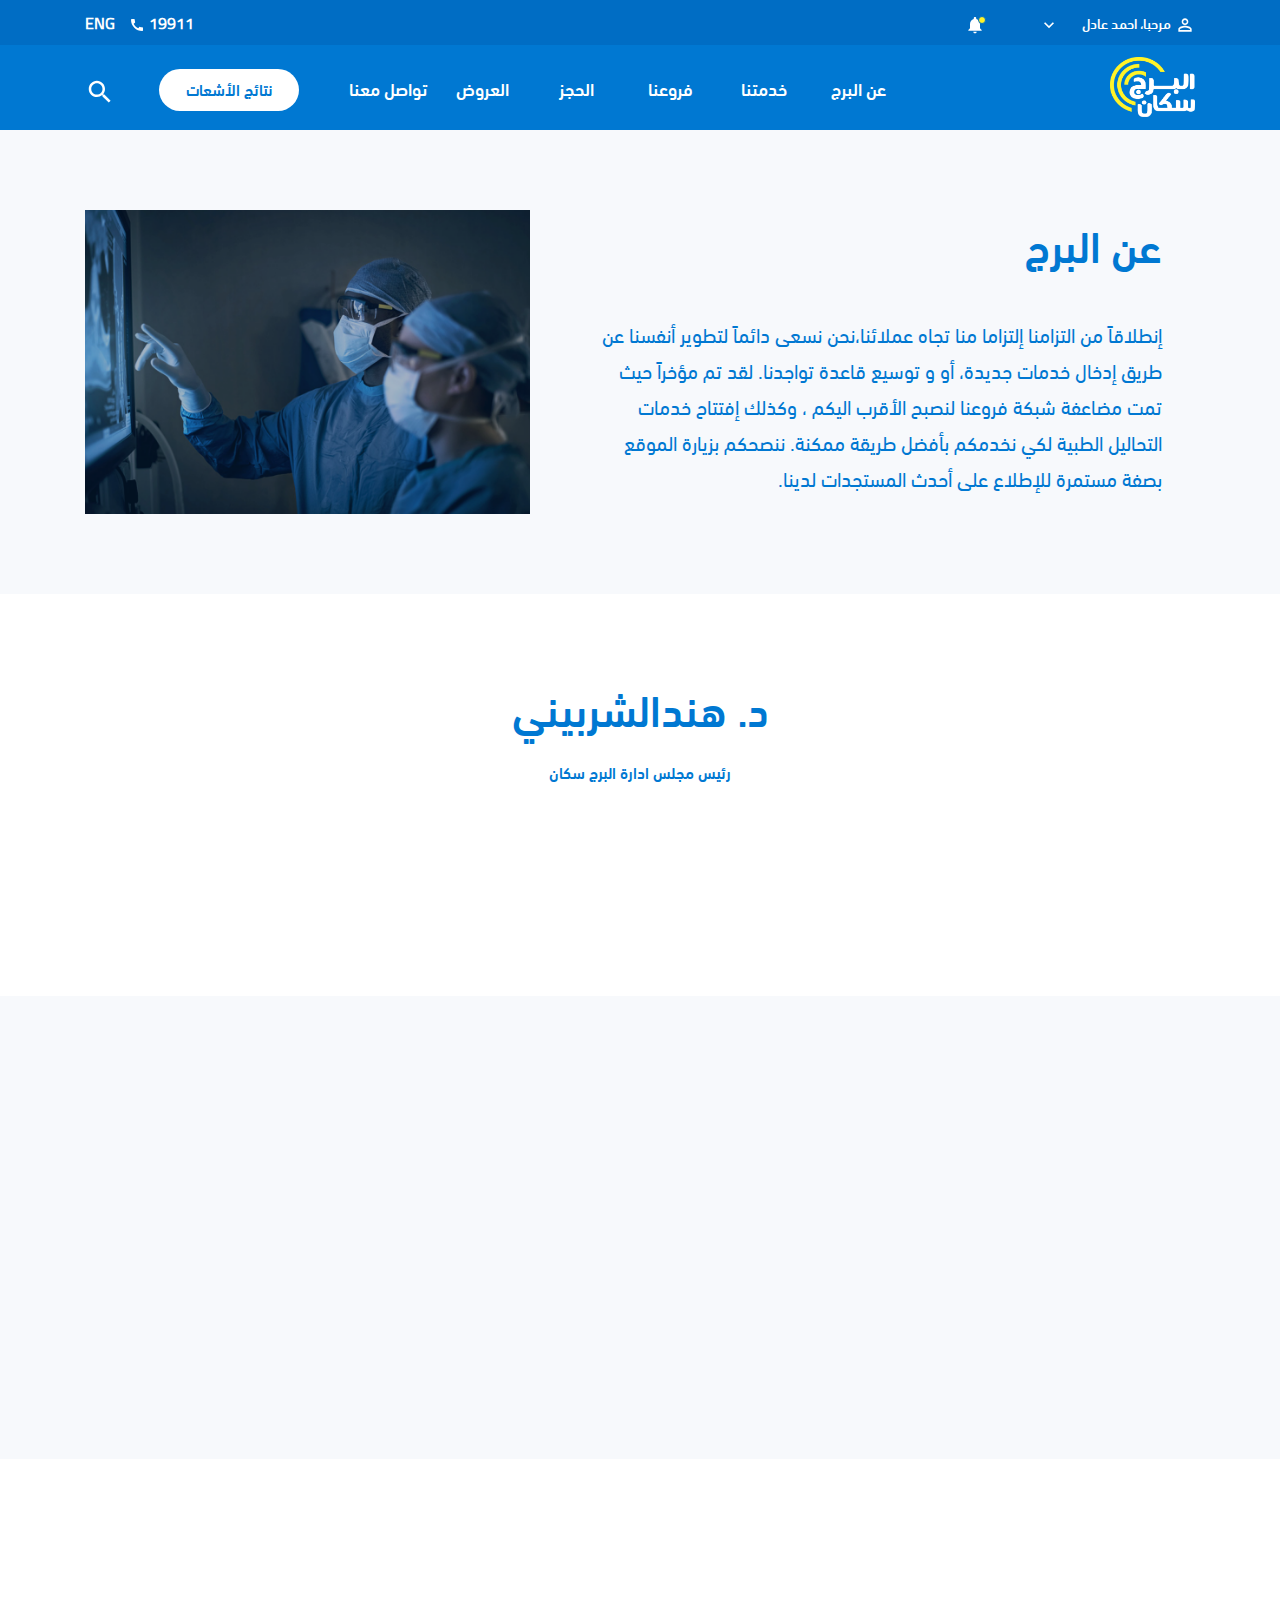
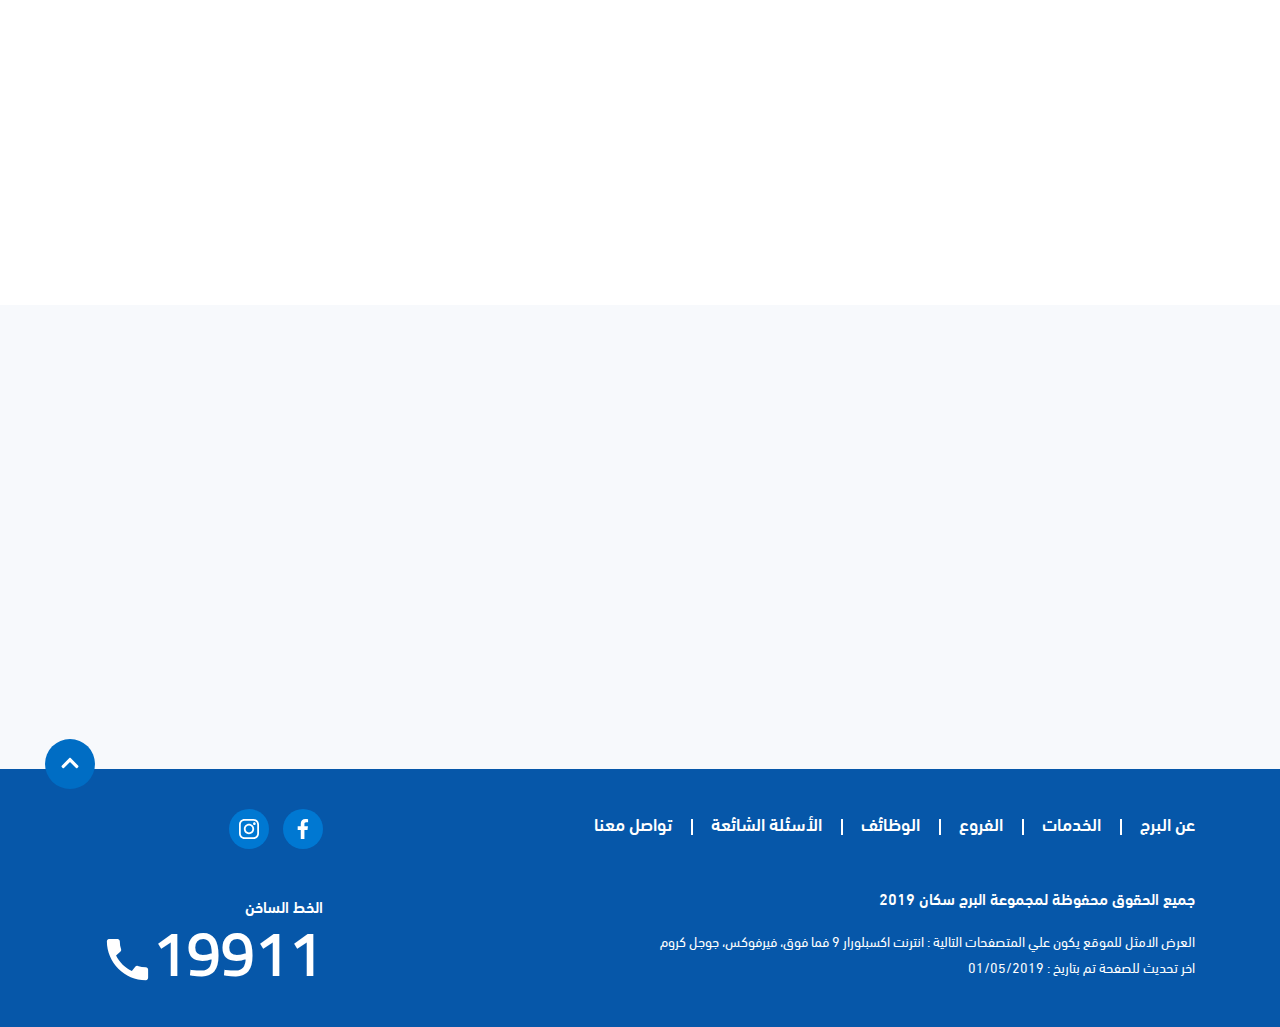
<file: about.html>
<!doctype html>
<html  class="no-js" dir='rtl' lang="">

<!-- inject:head.html -->
<head>
     <meta charset="utf-8">
    <meta http-equiv="x-ua-compatible" content="ie=edge">
    <title></title>
    <meta name="viewport" content="width=device-width,initial-scale=1.0, maximum-scale=1.0, user-scalable=no">

    <link rel="icon" type="image/png"  href="images/favicon.png">

	<link rel="stylesheet" href="css/bootstrap.min-ar.css">
	<link rel="stylesheet" href="css/bootstrap.min.css">
	<link rel="stylesheet" href="css/animate.css">
	<link rel="stylesheet" href="css/slick.css">
	<link rel="stylesheet" href="css/slick-theme.css">
	<link rel="stylesheet" href="css/main-ar.css">

    <!-- ENG Styles -->
	<!-- <link rel="stylesheet" href="css/bootstrap.min.css">
	<link rel="stylesheet" href="css/main.css"> -->
</head>

<!-- endinject -->
<body>
	<!-- inject:loader.html -->
	<div class="loader-container">
	<div class="spinner"></div>
</div>
	<!-- endinject -->
	
	<div class="page">

		<!-- inject:header.html -->
		<header class="header-container">
	<div class="header-responsive-container">
		<div class="container">
			<div class="header-responsive">
				<a href="javascript:;" class="header-responsive-open">
					<div class="icon-burger">
						<span></span>
						<span></span>
						<span></span>
						<span></span>
					</div>
				</a>
				<a href="index.html">
					<img src="images/logo.png" class="logo" alt="">
				</a>			</div>
		</div>
	</div>
	
	<div class="header">
		<div class="header-top">
			<div class="container">
				<div class="row justfiy-content-between">
					<div class="col-6">
						<div class="profile-menu">
							<div class="profile-menu-dropdown">
								<svg class="icon icon-white icon-small">
									<use xlink:href="#icon-user-outline"></use>
								</svg>
								<span class="profile-menu-title">
									مرحبا، احمد عادل
								</span>
								<svg class="icon icon-small icon-white">
									<use xlink:href="#icon-arrow-down"></use>
								</svg>
							</div>
							<a href="javascript:;" class="notification-link animated swing">
								<svg class="icon icon-small icon-white">
									<use xlink:href="#icon-notification"></use>
								</svg>
								<span class="notification-badge"></span>
							</a>
						</div>
					</div>
					<div class="col-6 text-right">
						<div class="hotline">
							19911
							<svg class="icon icon-xsmall icon-white">
								<use xlink:href="#icon-call"></use>
							</svg>
						</div>
						<a href="javascript:;" class="language">ENG</a>
					</div>
				</div>
			</div>
		</div>
		<div class="header-menu-container">
			<div class="container">
				<div class="header-menu">
					<img src="images/logo.png" class="logo" alt="">
					<div class="header-menu-links">
						<div class="header-menu-link">
							<a href="javascript:;">
								عن البرج 
							</a>
						</div>
						<div class="header-menu-link">
							<a href="javascript:;">
								خدمتنا
							</a>
						</div>
						<div class="header-menu-link">
							<a href="javascript:;">
								فروعنا
							</a>
						</div>
						<div class="header-menu-link">
							<a href="javascript:;">
								الحجز
							</a>
						</div>
						<div class="header-menu-link">
							<a href="javascript:;">
								العروض
							</a>
						</div>
						<div class="header-menu-link">
							<a href="javascript:;">
								تواصل معنا
							</a>
						</div>
						<a href="javascript:;" class="button button-white">
							نتائج الأشعات
						</a>
						<a href="javascript:;" class="button-search">
							<svg class="icon icon-meduim icon-white">
								<use xlink:href="#icon-search"></use>
							</svg>
						</a>
					</div>
				</div>

			</div>

		</div>
	</div>
</header>

<!---Header Responsive-->
	<div class="header-responsive-menu-container">
		<div class="header-responsive-menu">
			<!-- <a href="javascript:;" class="header-responsive-close">
				<i class="fas fa-times icon"></i>
			</a> -->
			<ul class="header-menu-list">
				<li class="header-menu-item">
					<a href="javascript:;" class="header-menu-link">
						عن البرج 
					</a>
				</li>
				<li class="header-menu-item">
					<a href="javascript:;" class="header-menu-link">
						خدمتنا                     
					</a>
				</li>
				<li class="header-menu-item">
					<a href="javascript:;" class="header-menu-link">
						فروعنا                     
					</a>
				</li>
				<li class="header-menu-item">
					<a href="javascript:;" class="header-menu-link">
						الحجز                     
					</a>
				</li>
				<li class="header-menu-item">
					<a href="javascript:;" class="header-menu-link">
						العروض                     
					</a>
				</li>
				<li class="header-menu-item">
					<a href="javascript:;" class="header-menu-link">
						تواصل معنا
					</a>
				</li>
				<li class="header-menu-item mt-5">
					<div class="hotline">
						<span class="title title-xsmall">الخط الساخن</span>
						<div class="d-inline-block title title-meduim">
							19911
						</div>
						<svg class="icon icon-blue">
							<use xlink:href="#icon-call"></use>
						</svg>
					</div>
				</li>
				<li class="header-menu-item">
					<a href="javascript:;" class="button button-white">
						نتائج الأشعات
					</a>
				</li>
			</ul>
		</div>
	</div>
		<!-- endinject -->

		<div class="page-content about">
			
			
			<div class="section section-light about-section">
				<div class="container">
					<div class="row">
						<div class="col-md-7 about-section-right wow pr-5">
							<div class="about-section-title">
								عن البرج
							</div>
							<div class="about-section-brief">
								إنطلاقاً من التزامنا إلتزاما منا تجاه عملائنا،نحن نسعى دائماً لتطوير أنفسنا عن طريق إدخال خدمات جديدة، أو و توسيع قاعدة تواجدنا. لقد تم مؤخراً حيث تمت مضاعفة شبكة فروعنا لنصبح الأقرب اليكم ، وكذلك إفتتاح خدمات التحاليل الطبية لكي نخدمكم بأفضل طريقة ممكنة. ننصحكم بزيارة الموقع بصفة مستمرة للإطلاع على أحدث المستجدات لدينا.
							</div>
							
						</div>
						<div class="col-md-5 about-section-left wow">
							<img src="images/dummy/img3.png" class="about-section-image" alt="">
						</div>
					</div>
				</div>
			</div>

			<div class="section about-section">
				<div class="container">
					<div class="text-center">
						<div class="title title-large title-blue animated wow fadeIn">
							د. هندالشربيني
						</div>
						<div class="title title-blue mb-5 animated wow fadeIn" data-wow-delay="0.3s">
							رئيس مجلس ادارة البرج سكان
						</div>
						<div class="title title-blue title-meduim m-auto w-50 animated wow fadeIn" data-wow-delay="0.6s">
							نحن نسعى دائماً لتطوير أنفسنا عن طريق إدخال خدمات جديدة
						</div>
					</div>
				</div>
			</div>

			<div class="section section-light about-section">
				<div class="container">
					<div class="row">
						<div class="col-md-7 about-section-right wow pr-5">
							<div class="about-section-title">
								رؤيتنا
							</div>
							<div class="about-section-brief">
								أن نصبح أفضل مقدم خاص للخدمات التشخيصية والعلاجية في مجال الأشعة والتحاليل في جميع أنحاء مصر. نطلاقاً من التزامنا إلتزاما منا تجاه عملائنا،نحن نسعى دائماً لتطوير أنفسنا عن طريق إدخال خدمات جديدة، أو و توسيع قاعدة تواجدنا	
							</div>
							
						</div>
						<div class="col-md-5 about-section-left wow">
							<img src="images/dummy/img3.png" class="about-section-image" alt="">
						</div>
					</div>
				</div>
			</div>

			<div class="section about-section">
				<div class="container">
					<div class="row">
						<div class="col-md-5 about-section-right wow d-sm-none">
							<img src="images/dummy/img3.png" class="about-section-image" alt="">
						</div>
						<div class="col-md-7 about-section-left wow pl-5">
							<div class="about-section-title">
								رسالتنا
							</div>
							<div class="about-section-brief">
								تقديم أعلى معايير الخدمات الصحية التشخيصية في مجال الأشعة والمعمل لأفراد المجتمع. لقد تم مؤخراً حيث تمت مضاعفة شبكة فروعنا لنصبح الأقرب اليكم ، وكذلك إفتتاح خدمات التحاليل الطبية لكي نخدمكم بأفضل طريقة ممكنة. ننصحكم بزيارة الموقع بصفة مستمرة للإطلاع على أحدث المستجدات لدينا.
							</div>
							
						</div>
						<div class="col-md-5 about-section-right wow d-md-none mt-5">
								<img src="images/dummy/img3.png" class="about-section-image" alt="">
							</div>
						
					</div>
				</div>
			</div>

			<div class="section section-light about-section">
				<div class="container">
					<div class="row">
						<div class="col-md-7 about-section-right wow pr-5">
							<div class="about-section-title">
								قيمنا
							</div>
							<div class="about-section-brief ">
								نحن نسعى لتطوير أنفسنا منذ أول يوم للمؤسسة ، وتقديم خدمة المعمل جنباً إلى جنب مع الأشعة هي أحدث أفضل مثال على ذلك. يأتي هذا في إطار التزامنا بالريادة في مجال الخدمات الطبية التشخيصية محلياً وإقليمياً
							</div>
							
						</div>
						<div class="col-md-5 about-section-left wow">
							<img src="images/dummy/img3.png" class="about-section-image" alt="">
						</div>
					</div>
				</div>
			</div>

			<!-- inject:footer.html -->
			
<footer class="footer">
	
	<div class="footer-container container">
		<div class="row justify-content-between">
			<div class="col-lg-9">
				<div class="footer-menu">
					<ul>
						<li>
							<a href="javascript:;">
								عن البرج 
							</a>
						</li>
						<li>
							<a href="javascript:;">
								الخدمات
							</a>
						</li>
						<li>
							<a href="javascript:;">
								الفروع
							</a>
						</li>
						<li>
							<a href="javascript:;">
								الوظائف
							</a>
						</li>
						<li>
							<a href="javascript:;">
								الأسئلة الشائعة
							</a>
						</li>
						<li>
							<a href="javascript:;">
								تواصل معنا
							</a>
						</li>
					</ul>
				</div>
				<div class="footer-rights">
					جميع الحقوق محفوظة لمجموعة البرج سكان 2019
				</div>
				<div class="footer-resoultion">
					العرض الامثل للموقع يكون علي المتصفحات التالية : انترنت اكسبلورار 9 فما فوق، فيرفوكس، جوجل كروم
				</div>
				<div class="footer-update">
					اخر تحديث للصفحة تم بتاريخ : 01/05/2019
				</div>
			</div>

			<div class="col-lg-auto mt-5 mt-xl-0">
				<div class="social-links">
					<a href="" class="facebook social-links-item">
						<svg class="icon">
							<use xlink:href="#icon-facebook"></use>
						</svg>
					</a>
					<a href="" class="instgram social-links-item">
						<svg class="icon">
							<use xlink:href="#icon-instgram"></use>
						</svg>
					</a>
				</div>
				<div class="hotline">
					<div class="hotline-text">
						الخط الساخن
					</div>
					<div class="hotline-number">
						<span>
							19911
						</span>
						<svg class="icon">
							<use xlink:href="#icon-call"></use>
						</svg>
					</div>
				</div>
				
			</div>
		</div>
		
	</div>

	<div class="scroll-top">
		<i class="fas fa-chevron-up icon"></i>	
	</div>
</footer>


<script src="js/jquery-3.3.1.min.js"></script>
<script src="js/popper.min.js"></script>
<script src="js/bootstrap.min.js"></script>
<script src="js/fontawesome-all.js"></script>
<script src="js/slick.js"></script>
<script src="js/wow.min.js"></script>

<script src="js/parallax.js"></script>

<script src="js/main.js"></script>

			<!-- endinject -->



		</div>
	</div>
	<!-- inject:svg.html -->
	<div class="d-none">
	<svg>
		<symbol id="icon-arrow-right" viewBox="0 0 32 32">
			<path d="M11.453 22.12l6.107-6.12-6.107-6.12 1.88-1.88 8 8-8 8-1.88-1.88z"></path>
		</symbol>
		<symbol id="icon-call" viewBox="0 0 32 32">
			<path d="M26.68 20.507c-1.64 0-3.227-0.267-4.707-0.747-0.467-0.16-0.987-0.040-1.347 0.32l-2.093 2.627c-3.773-1.8-7.307-5.2-9.187-9.107l2.6-2.213c0.36-0.373 0.467-0.893 0.32-1.36-0.493-1.48-0.747-3.067-0.747-4.707 0-0.72-0.6-1.32-1.32-1.32h-4.613c-0.72 0-1.587 0.32-1.587 1.32 0 12.387 10.307 22.68 22.68 22.68 0.947 0 1.32-0.84 1.32-1.573v-4.6c0-0.72-0.6-1.32-1.32-1.32z"></path>
		</symbol>
		<symbol id="icon-search" viewBox="0 0 32 32">
			<path d="M20.667 18.667h-1.053l-0.373-0.36c1.307-1.52 2.093-3.493 2.093-5.64 0-4.787-3.88-8.667-8.667-8.667s-8.667 3.88-8.667 8.667 3.88 8.667 8.667 8.667c2.147 0 4.12-0.787 5.64-2.093l0.36 0.373v1.053l6.667 6.653 1.987-1.987-6.653-6.667zM12.667 18.667c-3.32 0-6-2.68-6-6s2.68-6 6-6 6 2.68 6 6-2.68 6-6 6z"></path>
		</symbol>
		<symbol id="icon-add" viewBox="0 0 32 32">
			<path d="M25.333 17.333h-8v8h-2.667v-8h-8v-2.667h8v-8h2.667v8h8v2.667z"></path>
		</symbol>
		<symbol id="icon-clock" viewBox="0 0 27 32">
			<path d="M16.766 0h-6.095c-0.842 0-1.524 0.682-1.524 1.524s0.682 1.524 1.524 1.524v0h6.095c0.842 0 1.524-0.682 1.524-1.524s-0.682-1.524-1.524-1.524v0zM13.72 19.81c0.841-0.002 1.522-0.683 1.524-1.524v-6.095c0-0.842-0.682-1.524-1.524-1.524s-1.524 0.682-1.524 1.524v0 6.095c0.002 0.841 0.683 1.522 1.524 1.524h0zM24.432 9.737l1.142-1.142c0.272-0.273 0.44-0.65 0.44-1.067s-0.168-0.793-0.44-1.067l-0.016-0.016c-0.273-0.272-0.65-0.44-1.067-0.44s-0.793 0.168-1.067 0.44l-1.142 1.142c-2.32-1.879-5.308-3.017-8.562-3.017-0.001 0-0.001 0-0.002 0h0c-7.415 0.079-13.43 5.966-13.713 13.323l-0.001 0.026c-0.003 0.111-0.005 0.242-0.005 0.373 0 7.574 6.14 13.714 13.714 13.714s13.714-6.14 13.714-13.714c0-3.248-1.129-6.233-3.017-8.583l0.021 0.027zM13.72 28.954c-5.891 0-10.667-4.776-10.667-10.667s4.776-10.667 10.667-10.667c5.891 0 10.667 4.776 10.667 10.667v0c0 0.002 0 0.005 0 0.008 0 5.887-4.772 10.659-10.659 10.659-0.003 0-0.006 0-0.008 0h0z"></path>
		</symbol>
		<symbol id="icon-buliding" viewBox="0 0 36 32">
			<path d="M17.779 7.111v-3.555c-0.006-1.962-1.596-3.55-3.557-3.555h-10.666c-1.961 0.006-3.549 1.594-3.555 3.555v24.896c0.006 1.961 1.594 3.549 3.555 3.555h28.452c1.958-0.010 3.543-1.597 3.549-3.555v-17.786c-0.006-1.961-1.594-3.549-3.555-3.555h-0.001zM7.111 28.451h-3.555v-3.562h3.555zM7.111 21.341h-3.555v-3.562h3.555zM7.111 14.23h-3.555v-3.564h3.555zM7.111 7.119h-3.555v-3.564h3.555zM14.221 28.451h-3.555v-3.562h3.555zM14.221 21.341h-3.555v-3.562h3.555zM14.221 14.23h-3.555v-3.564h3.555zM14.221 7.119h-3.555v-3.564h3.555zM30.221 28.451h-12.445v-3.562h3.555v-3.555h-3.553v-3.555h3.555v-3.558h-3.555v-3.555h12.445c0.981 0.002 1.776 0.797 1.779 1.778v14.222c0 0.001 0 0.001 0 0.002 0 0.984-0.797 1.782-1.781 1.783h-0zM28.451 14.221h-3.562v3.555h3.562zM28.451 21.332h-3.562v3.558h3.562z"></path>
		</symbol>
		<symbol id="icon-user-outline" viewBox="0 0 32 32">
			<path d="M16 7.867c1.547 0 2.8 1.253 2.8 2.8s-1.253 2.8-2.8 2.8-2.8-1.253-2.8-2.8 1.253-2.8 2.8-2.8zM16 19.867c3.96 0 8.133 1.947 8.133 2.8v1.467h-16.267v-1.467c0-0.853 4.173-2.8 8.133-2.8zM16 5.333c-2.947 0-5.333 2.387-5.333 5.333s2.387 5.333 5.333 5.333 5.333-2.387 5.333-5.333-2.387-5.333-5.333-5.333zM16 17.333c-3.56 0-10.667 1.787-10.667 5.333v4h21.333v-4c0-3.547-7.107-5.333-10.667-5.333z"></path>
		</symbol>
		<symbol id="icon-notification" viewBox="0 0 32 32">
			<path d="M16 29.333c1.467 0 2.667-1.2 2.667-2.667h-5.333c0 1.467 1.187 2.667 2.667 2.667zM24 21.333v-6.667c0-4.093-2.187-7.52-6-8.427v-0.907c0-1.107-0.893-2-2-2s-2 0.893-2 2v0.907c-3.827 0.907-6 4.32-6 8.427v6.667l-2.667 2.667v1.333h21.333v-1.333l-2.667-2.667z"></path>
		</symbol>
		<symbol id="icon-arrow-down" viewBox="0 0 32 32">
			<path d="M9.88 11.453l6.12 6.107 6.12-6.107 1.88 1.88-8 8-8-8 1.88-1.88z"></path>
		</symbol>
		<symbol id="icon-facebook" viewBox="0 0 17 32">
			<path d="M10.787 32v-14.595h4.897l0.735-5.689h-5.632v-3.633c0-1.647 0.455-2.769 2.82-2.769h3.010v-5.090c-1.278-0.142-2.76-0.223-4.261-0.223-0.044 0-0.089 0-0.133 0l0.007-0c-4.344 0-7.317 2.651-7.317 7.519v4.196h-4.912v5.69h4.912v14.595z"></path>
		</symbol>
		<symbol id="icon-instgram" viewBox="0 0 32 32">
			<path d="M23.169 0h-14.339c-4.875 0.006-8.825 3.956-8.83 8.83v14.339c0.005 4.875 3.956 8.825 8.83 8.831h14.339c4.875-0.006 8.825-3.956 8.831-8.83v-14.339c-0.006-4.875-3.956-8.825-8.83-8.831h-0.001zM29.161 23.169c-0.004 3.307-2.684 5.988-5.992 5.991h-14.339c-3.307-0.004-5.987-2.684-5.991-5.991v-14.338c0.004-3.308 2.684-5.988 5.991-5.992h14.339c3.307 0.004 5.988 2.684 5.991 5.992v14.338z"></path>
			<path d="M16 7.755c-4.554 0-8.246 3.692-8.246 8.246s3.692 8.246 8.246 8.246c4.554 0 8.246-3.692 8.246-8.246v0c-0.005-4.552-3.694-8.24-8.245-8.246h-0.001zM16 21.406c-2.986 0-5.406-2.421-5.406-5.406s2.421-5.406 5.406-5.406c2.986 0 5.406 2.421 5.406 5.406 0 0 0 0 0 0.001v-0c-0.004 2.984-2.422 5.402-5.406 5.406h-0z"></path>
			<path d="M24.591 5.348c-0 0-0 0-0 0-1.149 0-2.081 0.932-2.081 2.081s0.932 2.081 2.081 2.081c1.149 0 2.081-0.932 2.081-2.081 0-0.574-0.233-1.095-0.609-1.471v0c-0.377-0.376-0.897-0.608-1.471-0.61h-0z"></path>
		</symbol>
		<symbol id="icon-filter" viewBox="0 0 39 32">
			<path d="M16 0c-2.295 0.017-4.245 1.478-4.987 3.518l-0.012 0.037h-9.223c-0.982 0-1.778 0.796-1.778 1.778s0.796 1.778 1.778 1.778v0h9.223c0.742 2.087 2.7 3.554 5 3.554s4.258-1.467 4.989-3.517l0.012-0.037h16.332c0.982 0 1.778-0.796 1.778-1.778s-0.796-1.778-1.778-1.778v0h-16.332c-0.755-2.078-2.705-3.539-4.999-3.556h-0.002zM16 3.556c0.982 0 1.778 0.796 1.778 1.778s-0.796 1.778-1.778 1.778c-0.982 0-1.778-0.796-1.778-1.778v0c-0-0.008-0-0.017-0-0.027 0-0.967 0.784-1.751 1.751-1.751 0.009 0 0.019 0 0.028 0l-0.001-0zM26.667 10.667c-2.295 0.017-4.245 1.478-4.987 3.518l-0.012 0.037h-19.89c-0.982 0-1.778 0.796-1.778 1.778s0.796 1.778 1.778 1.778v0h19.89c0.742 2.087 2.7 3.554 5 3.554s4.258-1.467 4.988-3.517l0.012-0.037h5.666c0.982 0 1.778-0.796 1.778-1.778s-0.796-1.778-1.778-1.778v0h-5.666c-0.755-2.078-2.705-3.539-4.999-3.556h-0.002zM26.667 14.222c0.005-0 0.012-0 0.018-0 0.982 0 1.778 0.796 1.778 1.778s-0.796 1.778-1.778 1.778c-0.946 0-1.72-0.739-1.775-1.672l-0-0.005c0.002-0.031 0.003-0.066 0.003-0.102s-0.001-0.072-0.003-0.107l0 0.005c0.035-0.932 0.8-1.675 1.738-1.675 0.007 0 0.013 0 0.020 0h-0.001zM12.444 21.333c-2.305 0.018-4.261 1.49-4.998 3.543l-0.012 0.037c-0.089-0.016-0.192-0.025-0.298-0.025-0.009 0-0.018 0-0.027 0l0.001-0h-5.333c-0.982 0-1.778 0.796-1.778 1.778s0.796 1.778 1.778 1.778v0h5.333c0.002 0 0.004 0 0.007 0 0.112 0 0.222-0.010 0.328-0.030l-0.011 0.002c0.733 2.102 2.699 3.584 5.010 3.584 2.301 0 4.259-1.468 4.989-3.518l0.012-0.037h19.888c0.982 0 1.778-0.796 1.778-1.778s-0.796-1.778-1.778-1.778v0h-19.888c-0.755-2.078-2.705-3.539-4.999-3.556h-0.002zM12.444 24.889c0.982 0 1.778 0.796 1.778 1.778s-0.796 1.778-1.778 1.778c-0.982 0-1.778-0.796-1.778-1.778v0c-0-0.008-0-0.017-0-0.027 0-0.967 0.784-1.751 1.751-1.751 0.009 0 0.019 0 0.028 0l-0.001-0z"></path>
		</symbol>
	</svg>
</div>
	<!-- endinject -->
</body>
</html>
</file>
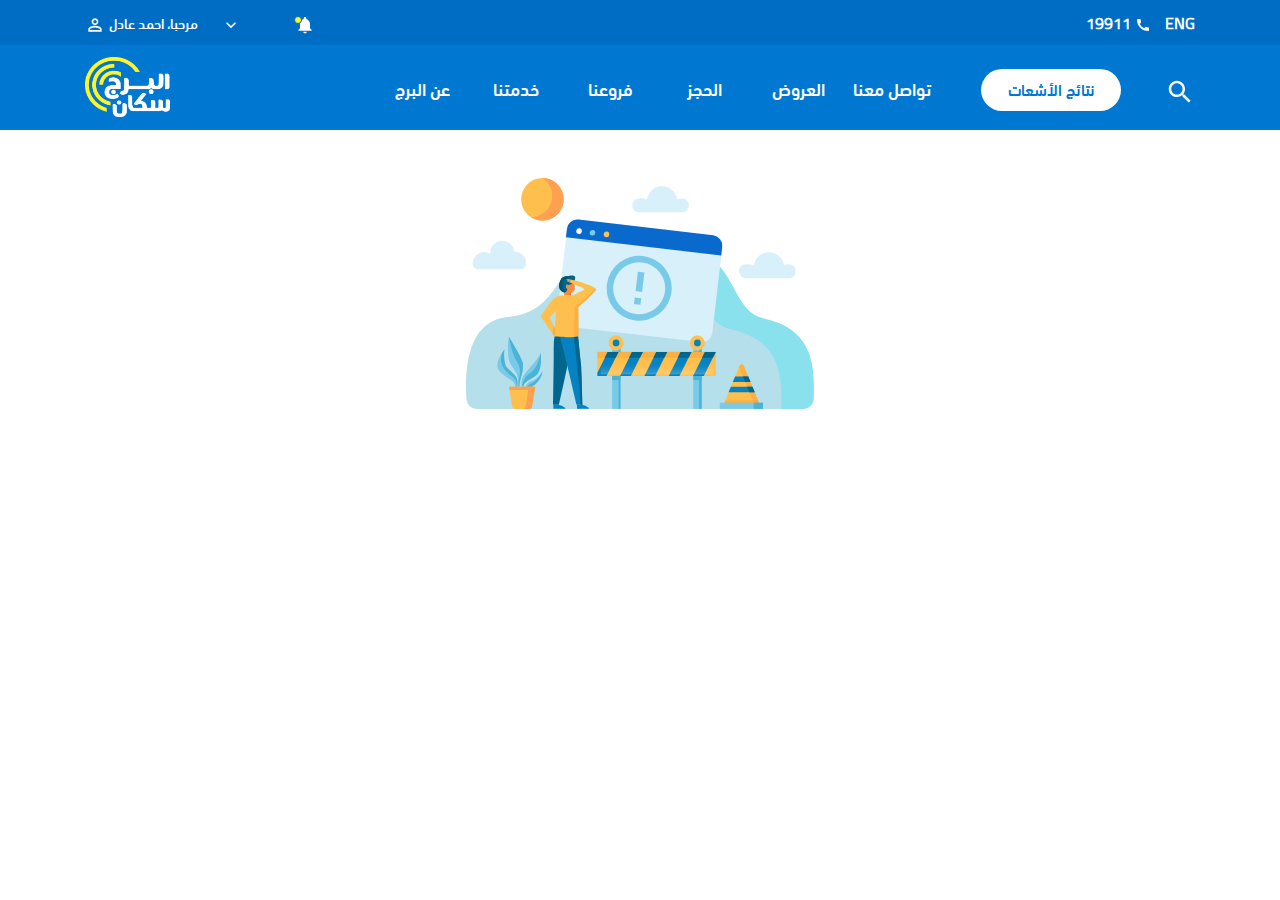
<file: errorpage.html>
<!doctype html>
<html class="no-js" dir='rtl' lang="">

<!-- inject:head.html -->

<head>
	<meta charset="utf-8">
	<meta http-equiv="x-ua-compatible" content="ie=edge">
	<title></title>
	<meta name="viewport" content="width=device-width,initial-scale=1.0, maximum-scale=1.0, user-scalable=no">

	<link rel="icon" type="image/png" href="images/favicon.png">

	<!-- <link rel="stylesheet" href="css/bootstrap.min-ar.css"> -->
	<link rel="stylesheet" href="css/bootstrap.min.css">
	<link rel="stylesheet" href="css/animate.css">
	<link rel="stylesheet" href="css/slick.css">
	<link rel="stylesheet" href="css/slick-theme.css">
	<!-- <link rel="stylesheet" href="css/main-ar.css"> -->

    <!-- ENG Styles -->
	<link rel="stylesheet" href="css/bootstrap.min.css">
	<link rel="stylesheet" href="css/main.css">
</head>

<!-- endinject -->

<body>
	<!-- inject:loader.html -->
	<div class="loader-container">
		<div class="spinner"></div>
	</div>
	<!-- endinject -->


	<div class="page">

		<!-- inject:header.html -->
		<header class="header-container">
			<div class="header-responsive-container">
				<div class="container">
					<div class="header-responsive">
						<a href="javascript:;" class="header-responsive-open">
							<div class="icon-burger">
								<span></span>
								<span></span>
								<span></span>
								<span></span>
							</div>
						</a>
						<a href="index.html">
							<img src="images/logo.png" class="logo" alt="">
						</a>					</div>
				</div>
			</div>

			<div class="header">
				<div class="header-top">
					<div class="container">
						<div class="row justfiy-content-between">
							<div class="col-6">
								<div class="profile-menu">
									<div class="profile-menu-dropdown">
										<svg class="icon icon-white icon-small">
											<use xlink:href="#icon-user-outline"></use>
										</svg>
										<span class="profile-menu-title">
											مرحبا، احمد عادل
										</span>
										<a href="javascript:;"
										id="user" role="button" data-toggle="dropdown" aria-haspopup="true" aria-expanded="false">
											<svg class="icon icon-small icon-white"
											>
												<use xlink:href="#icon-arrow-down"></use>
											</svg>
										</a>
									
										
										<div class="dropdown-menu" aria-labelledby="user">
											<a class="dropdown-item" href="#">حسابى </a>
											<a class="dropdown-item" href="#"> خروج</a>
										</div>
									</div>
									<a href="javascript:;" class="notification-link animated swing">
										<svg class="icon icon-small icon-white">
											<use xlink:href="#icon-notification"></use>
										</svg>
										<span class="notification-badge"></span>
									</a>
								</div>
							</div>
							<div class="col-6 text-right">
								<div class="hotline">
									19911
									<svg class="icon icon-xsmall icon-white">
										<use xlink:href="#icon-call"></use>
									</svg>
								</div>
								<a href="javascript:;" class="language">ENG</a>
							</div>
						</div>
					</div>
				</div>
				<div class="header-menu-container">
					<div class="container">
						<div class="header-menu">
							<img src="images/logo.png" class="logo" alt="">
							<div class="header-menu-links">
								<div class="header-menu-link">
									<a href="javascript:;"
									id="navbarDropdown" role="button" data-toggle="dropdown" aria-haspopup="true" aria-expanded="false">
										عن البرج
									</a>
									
									  <div class="dropdown-menu" aria-labelledby="navbarDropdown">
										<a class="dropdown-item" href="#">عن البرج</a>
										<a class="dropdown-item" href="#">عن البرج</a>
									  </div>
								</div>
								<div class="header-menu-link">
									<a href="javascript:;">
										خدمتنا
									</a>
								</div>
								<div class="header-menu-link">
									<a href="javascript:;">
										فروعنا
									</a>
								</div>
								<div class="header-menu-link">
									<a href="javascript:;">
										الحجز
									</a>
								</div>
								<div class="header-menu-link">
									<a href="javascript:;">
										العروض
									</a>
								</div>
								<div class="header-menu-link">
									<a href="javascript:;">
										تواصل معنا
									</a>
								</div>
								<a href="javascript:;" class="button button-white">
									نتائج الأشعات
								</a>
								<a id="search" href="javascript:;" class="button-search">
									<svg class="icon icon-meduim icon-white">
										<use xlink:href="#icon-search"></use>
									</svg>
								</a>
							</div>
						</div>
						<div class="search-container">
							<input type="search" placeholder="بحث">
							<span class="srch-close">
								<img src="images/icons/close.svg">
							</span>
						</div>

					</div>

				</div>
			</div>
		</header>

		<!---Header Responsive-->
		<div class="header-responsive-menu-container">
			<div class="header-responsive-menu">
				<!-- <a href="javascript:;" class="header-responsive-close">
				<i class="fas fa-times icon"></i>
			</a> -->
				<ul class="header-menu-list">
					<li class="header-menu-item">
						<a href="javascript:;" class="header-menu-link"
						id="navbarDropdown" role="button" data-toggle="dropdown" aria-haspopup="true" aria-expanded="false">
							عن البرج
						</a>
						
						<div class="dropdown-menu" aria-labelledby="navbarDropdown">
							<a class="dropdown-item" href="#">عن البرج</a>
							<a class="dropdown-item" href="#">عن البرج</a>
						  </div>
					</li>
					<li class="header-menu-item">
						<a href="javascript:;" class="header-menu-link">
							خدمتنا
						</a>
					</li>
					<li class="header-menu-item">
						<a href="javascript:;" class="header-menu-link">
							فروعنا
						</a>
					</li>
					<li class="header-menu-item">
						<a href="javascript:;" class="header-menu-link">
							الحجز
						</a>
					</li>
					<li class="header-menu-item">
						<a href="javascript:;" class="header-menu-link">
							العروض
						</a>
					</li>
					<li class="header-menu-item">
						<a href="javascript:;" class="header-menu-link">
							تواصل معنا
						</a>
					</li>
					<li class="header-menu-item mt-5">
						<div class="hotline">
							<span class="title title-xsmall">الخط الساخن</span>
							<div class="d-inline-block title title-meduim">
								19911
							</div>
							<svg class="icon icon-blue">
								<use xlink:href="#icon-call"></use>
							</svg>
						</div>
					</li>
					<li class="header-menu-item">
						<a href="javascript:;" class="button button-white">
							نتائج الأشعات
						</a>
					</li>
				</ul>
			</div>
		</div>
		<!-- endinject -->

	

		<div class="page-content home">
<div class="text-center mt-5">
<svg xmlns="http://www.w3.org/2000/svg" xmlns:xlink="http://www.w3.org/1999/xlink" width="347.851" height="230.942" viewBox="0 0 347.851 230.942">
  <defs>
    <linearGradient id="linear-gradient" x1="0.5" y1="1.719" x2="0.5" y2="0.109" gradientUnits="objectBoundingBox">
      <stop offset="0" stop-color="#fff"/>
      <stop offset="0.118" stop-color="#fff" stop-opacity="0.824"/>
      <stop offset="0.3" stop-color="#fff" stop-opacity="0.576"/>
      <stop offset="0.475" stop-color="#fff" stop-opacity="0.373"/>
      <stop offset="0.636" stop-color="#fff" stop-opacity="0.212"/>
      <stop offset="0.783" stop-color="#fff" stop-opacity="0.094"/>
      <stop offset="0.909" stop-color="#fff" stop-opacity="0.024"/>
      <stop offset="1" stop-color="#fff" stop-opacity="0"/>
    </linearGradient>
  </defs>
  <g id="Group_702" data-name="Group 702" transform="translate(-34.043 -109.872)">
    <g id="Group_704" data-name="Group 704">
      <path id="Path_1019" data-name="Path 1019" d="M371.506,352.315a10.249,10.249,0,0,0,10.253-10.086c.428-27.9,2.676-69.058-49.87-80.44-42.522-9.211-17.311-84.78-131.83-79.9-82.206,3.5-60.367,72.8-124.284,78.566-42.532,3.839-42.9,57.632-41.265,82.279a10.253,10.253,0,0,0,10.233,9.578Z" transform="translate(0 -11.502)" fill="#b5dfea"/>
      <g id="Group_677" data-name="Group 677" transform="translate(156.513 170.164)">
        <g id="Group_676" data-name="Group 676">
          <path id="Path_1020" data-name="Path 1020" d="M361.485,261.789c-42.522-9.211-17.311-84.78-131.83-79.9-19.551.834-33.21,5.393-43.545,11.929,3.482-.455,7.177-.777,11.115-.945,114.519-4.883,89.308,70.686,131.83,79.9,51.986,11.262,50.341,51.663,49.885,79.542H401.1a10.249,10.249,0,0,0,10.253-10.086C411.784,314.327,414.032,273.171,361.485,261.789Z" transform="translate(-186.11 -181.666)" fill="#65e2ef" opacity="0.55"/>
        </g>
      </g>
    </g>
    <g id="Group_681" data-name="Group 681" transform="translate(124.895 151.403)">
      <g id="Group_680" data-name="Group 680" transform="translate(0 0)">
        <path id="Path_1021" data-name="Path 1021" d="M303.031,174.136,168.577,158.443a10.475,10.475,0,0,0-11.618,9.19l-10.036,85.977a10.475,10.475,0,0,0,9.19,11.618l134.454,15.694a10.475,10.475,0,0,0,11.618-9.19l10.035-85.977A10.475,10.475,0,0,0,303.031,174.136Z" transform="translate(-146.735 -158.371)" fill="#d7f0f9"/>
        <path id="Path_1022" data-name="Path 1022" d="M313.43,194.265l.993-8.51a10.475,10.475,0,0,0-9.189-11.619L170.779,158.443a10.475,10.475,0,0,0-11.618,9.19l-.994,8.51Z" transform="translate(-149.054 -158.371)" fill="#0969cc"/>
        <g id="Group_679" data-name="Group 679" transform="translate(19.353 8.812)">
          <path id="Path_1026" data-name="Path 1026" d="M176.492,172.453a2.815,2.815,0,1,1-2.47-3.122A2.815,2.815,0,0,1,176.492,172.453Z" transform="translate(-170.881 -169.312)" fill="#fff"/>
          <path id="Path_1027" data-name="Path 1027" d="M193.238,174.408a2.815,2.815,0,1,1-2.469-3.122A2.815,2.815,0,0,1,193.238,174.408Z" transform="translate(-174.14 -169.692)" fill="#79c9e8"/>
          <path id="Path_1028" data-name="Path 1028" d="M210.6,176.434a2.815,2.815,0,1,1-2.47-3.122A2.815,2.815,0,0,1,210.6,176.434Z" transform="translate(-177.519 -170.087)" fill="#ffbf4d"/>
        </g>
        <path id="error_outline-24px" d="M31.25,44.25h6.5v6.5h-6.5Zm0-26h6.5v19.5h-6.5ZM34.467,2A32.5,32.5,0,1,0,67,34.5,32.484,32.484,0,0,0,34.467,2ZM34.5,60.5a26,26,0,1,1,26-26A25.993,25.993,0,0,1,34.5,60.5Z" transform="translate(52.296 30.279) rotate(7)" fill="#79c9e8"/>
      </g>
    </g>
    <g id="Group_684" data-name="Group 684" transform="translate(108.781 207.561)">
      <path id="Path_1029" data-name="Path 1029" d="M144.281,298.357a72.344,72.344,0,0,0-1.513,16.285c.271,7.371-.606,55.821-.606,55.821h5.918s8.424-37.947,8.739-40.944,4.553-32.964,4.553-32.964Z" transform="translate(-129.825 -241.423)" fill="#00668e"/>
      <path id="Path_1030" data-name="Path 1030" d="M149.679,296.048a127.253,127.253,0,0,0,3.678,17.708c2.315,7.355,13.7,56.608,13.7,56.608h5.918s-1.09-37.947-1.5-40.943-3.405-32.964-3.405-32.964Z" transform="translate(-131.288 -241.324)" fill="#0582c1"/>
      <path id="Path_1031" data-name="Path 1031" d="M171.853,388.311v4.13h11.266a.646.646,0,0,0,.357-1.185,17.845,17.845,0,0,0-6.739-2.945Z" transform="translate(-135.603 -259.281)" fill="#0582c1"/>
      <path id="Path_1032" data-name="Path 1032" d="M142.537,388.311v4.13H153.8a.646.646,0,0,0,.358-1.185,17.849,17.849,0,0,0-6.739-2.945Z" transform="translate(-129.898 -259.281)" fill="#0582c1"/>
      <g id="Group_682" data-name="Group 682" transform="translate(18.476)">
        <path id="Path_1033" data-name="Path 1033" d="M164.273,234.668s3.875-5.883-.573-6.457c-3.416-.441-4.821.577-4.821.577s-3.933-.433-6.085,1.432c-1.475,1.279-6.888,11.193,1.865,14.781s6.888-5.6,6.888-5.6Z" transform="translate(-149.784 -228.1)" fill="#00668e"/>
        <path id="Path_1034" data-name="Path 1034" d="M163.7,228.21c-3.416-.441-4.821.577-4.821.577s-3.933-.433-6.085,1.432c-1.475,1.279-6.888,11.193,1.865,14.781,4.115,1.686,5.882.55,6.6-1.127-8.306,2.336-9.206-7.674-7.836-10.522,1.391-2.895,4.731-1.558,4.731-1.558,1.306-3.288,5.563-2.931,7.318-2.675A2.4,2.4,0,0,0,163.7,228.21Z" transform="translate(-149.784 -228.1)" fill="#05556d"/>
        <path id="Path_1035" data-name="Path 1035" d="M160,239.125s-1.148-1.148-2.009,0-.287,3.73,1.148,3.874c0,0-.43,3.731-3.3,3.588V249.6h6.745v-2.3s4.161-1.722,4.018-5.166a19.02,19.02,0,0,0-1.148-5.883A9.38,9.38,0,0,1,160,239.125Z" transform="translate(-150.962 -229.687)" fill="#f98d3d"/>
        <path id="Path_1036" data-name="Path 1036" d="M161.686,250.736c.668.278.551.7.581,1.331h.97v-2.3a5.412,5.412,0,0,1-4.028-.845A10.6,10.6,0,0,0,161.686,250.736Z" transform="translate(-151.619 -232.153)" fill="#ed701b"/>
      </g>
      <path id="Path_1037" data-name="Path 1037" d="M163.041,232.821s-3.5-1.392-3.9-.348c-.267.683.412,1.272,1.346,1.868l-.823.135a.217.217,0,0,0-.1.38,4.626,4.626,0,0,0,2.185.356Z" transform="translate(-133.117 -228.875)" fill="#f98d3d"/>
      <g id="Group_683" data-name="Group 683" transform="translate(0 3.812)">
        <path id="Path_1038" data-name="Path 1038" d="M138.178,278.41l4.685,15.095-.083-.762.083.762,1.581-21.981Z" transform="translate(-129.049 -240.363)" fill="none"/>
        <path id="Path_1039" data-name="Path 1039" d="M181.731,241.723c-6.666-4.94-24.873-8.89-24.873-8.89l-1.5,2.734s16.529,6.405,15.437,7.359c-.64.564-8.717,4.264-11.452,5.51a4.344,4.344,0,0,1-1.88.386l-8.369-.048a13.207,13.207,0,0,0-10.788,4.739c-4.246,4.886-11.464,16.2-11.464,16.2L139,287.6l1.347,1.975.011-.023-.011.166s.432.048,1.2.118c3.908.362,16.434,1.352,23.064-.053l.184-.042-.314-29.332a113.692,113.692,0,0,0,17.448-16.885A1.225,1.225,0,0,0,181.731,241.723Zm-40.8,40-1.186-2.592-3.778-8.255,6.269-7.022-1.127,15.408Z" transform="translate(-126.843 -232.833)" fill="#ffbf4d"/>
      </g>
      <path id="Path_1040" data-name="Path 1040" d="M142.686,290.322l1.186,2.592-.575,7.822-.012.024-1.346-1.975Z" transform="translate(-129.781 -240.21)" fill="#efaa3a"/>
      <path id="Path_1041" data-name="Path 1041" d="M169.623,261.5c-1.126.817-.841,8.072-1.119,12.608-.466,7.6-.919,14.168-.585,18.405a33.792,33.792,0,0,0,4.662-.585l.184-.042-.314-29.332A113.694,113.694,0,0,0,189.9,245.668a1.225,1.225,0,0,0-.2-1.8A149.323,149.323,0,0,1,169.623,261.5Z" transform="translate(-134.815 -231.169)" fill="#f98d2b" opacity="0.29"/>
      <path id="Path_1042" data-name="Path 1042" d="M175.029,330.907c-.295-2.162-1.937-18.366-2.828-27.222l-4.253.468s6.2,51.007,6.612,67.7h1.968S175.438,333.9,175.029,330.907Z" transform="translate(-134.843 -242.811)" fill="#00668e"/>
    </g>
    <g id="Group_691" data-name="Group 691" transform="translate(65.48 268.486)">
      <g id="Group_690" data-name="Group 690">
        <g id="Group_685" data-name="Group 685" transform="translate(10.52)">
          <path id="Path_1043" data-name="Path 1043" d="M98.546,357.5s-1.824-1.7-.6-8.166,4.33-12.669,2.807-19.679-13.47-24.688-13.51-25.864-3.685,20.565,2.493,29.129,6.921,11.535,6.647,16.039.064,8.131.741,9.178Z" transform="translate(-86.139 -303.749)" fill="#79c9e8"/>
          <path id="Path_1044" data-name="Path 1044" d="M97.683,344.518c-.718,2.882-1.152,10.111,0,11.841.107.161.262.069.453-.229a14.791,14.791,0,0,1,.082-6.781c1.224-6.462,4.33-12.668,2.807-19.679s-13.47-24.688-13.51-25.864c0,0,1.8,14.728,7.863,24.866A19.355,19.355,0,0,1,97.683,344.518Z" transform="translate(-86.406 -303.76)" fill="#49b4d6"/>
        </g>
        <g id="Group_686" data-name="Group 686" transform="translate(24.078 15.769)">
          <path id="Path_1045" data-name="Path 1045" d="M104,360.866s-3.51-8.762,2.439-16.349,15.46-17.328,15.649-21.188c0,0,2.445,18.323-5.3,23.51s-13.171,6.015-11.829,13.994Z" transform="translate(-102.973 -323.329)" fill="#79c9e8"/>
          <path id="Path_1046" data-name="Path 1046" d="M112.564,343.155c-8.632,6.283-9.338,13.521-8,16.878a.852.852,0,0,0,.561.506c-1.157-7.7,4.227-8.579,11.872-13.7,7.742-5.187,5.3-23.51,5.3-23.51S121.2,336.872,112.564,343.155Z" transform="translate(-103.18 -323.329)" fill="#49b4d6"/>
        </g>
        <g id="Group_688" data-name="Group 688" transform="translate(0 12.281)">
          <path id="Path_1047" data-name="Path 1047" d="M92.411,360.22a30.634,30.634,0,0,0,.527-9.649c-.6-5.009-5.832-7.827-10.72-13.118-2.516-2.722-3.26-17.117-1.7-18.455,0,0-8.632,10.461-7.3,18.12s15.413,12.637,16.716,16.338a20.542,20.542,0,0,1,1.2,6.808Z" transform="translate(-73.077 -318.998)" fill="#79c9e8"/>
          <g id="Group_687" data-name="Group 687" transform="translate(3.477)">
            <path id="Path_1048" data-name="Path 1048" d="M78.439,323.162c-2.853,7.726.072,17.083,9.549,22.9,6.977,4.278,4.755,13.175,4.755,13.175l1.14-3.51a27.867,27.867,0,0,0-.105-5.1c-.6-5.009-5.832-7.827-10.72-13.118-2.427-2.626-3.2-16.106-1.857-18.26A46.253,46.253,0,0,0,78.439,323.162Z" transform="translate(-77.394 -319.045)" fill="#49b4d6"/>
            <path id="Path_1049" data-name="Path 1049" d="M82.12,319.193c.1-.123.157-.195.157-.195A.869.869,0,0,0,82.12,319.193Z" transform="translate(-78.314 -318.998)" fill="#49b4d6"/>
          </g>
        </g>
        <g id="Group_689" data-name="Group 689" transform="translate(26.913 34.552)">
          <path id="Path_1050" data-name="Path 1050" d="M106.493,365.022s2.023-7.507,7.027-8.517,10.749-8.4,11.06-9.854C124.58,346.651,123.736,360.6,106.493,365.022Z" transform="translate(-106.493 -346.651)" fill="#79c9e8"/>
          <path id="Path_1051" data-name="Path 1051" d="M113.7,358.987c-3.066,1.533-4.341,3.594-4.794,5.467,15.352-4.937,16.14-17.8,16.14-17.8a5.553,5.553,0,0,1-.78,1.467C122.765,350.755,119.12,356.279,113.7,358.987Z" transform="translate(-106.964 -346.651)" fill="#49b4d6"/>
        </g>
      </g>
      <path id="Path_1052" data-name="Path 1052" d="M113.613,366.03H87.442l3.108,19.546a3.053,3.053,0,0,0,3.015,2.574h13.924a3.053,3.053,0,0,0,3.015-2.574Z" transform="translate(-75.873 -315.871)" fill="#ffbf4d"/>
      <path id="Path_1053" data-name="Path 1053" d="M113.1,369.264l.514-3.234H87.442l.514,3.234Z" transform="translate(-75.873 -315.871)" fill="#ff9f50"/>
      <path id="Path_1054" data-name="Path 1054" d="M110.585,366.03l-3.108,19.546a3.053,3.053,0,0,1-3.015,2.574h6.34a3.053,3.053,0,0,0,3.015-2.574l3.108-19.546Z" transform="translate(-79.185 -315.871)" fill="#ff9f50"/>
    </g>
    <g id="Group_696" data-name="Group 696" transform="translate(165.447 266.279)">
      <rect id="Rectangle_218" data-name="Rectangle 218" width="118.279" height="24.049" transform="translate(0 17.508)" fill="#ffbf4d"/>
      <rect id="Rectangle_219" data-name="Rectangle 219" width="118.279" height="5.837" transform="translate(0 17.508)" fill="#f98d2b" opacity="0.29"/>
      <path id="Path_1055" data-name="Path 1055" d="M209.271,322.747h10.8l-2.894,5.839h-10.8Z" transform="translate(-198.987 -305.239)" fill="#f77e2d"/>
      <path id="Path_1056" data-name="Path 1056" d="M239.472,322.747h10.8l-2.894,5.839h-10.8Z" transform="translate(-204.866 -305.239)" fill="#f77e2d"/>
      <path id="Path_1057" data-name="Path 1057" d="M269.671,322.747h10.8l-2.893,5.839h-10.8Z" transform="translate(-210.743 -305.239)" fill="#f77e2d"/>
      <path id="Path_1058" data-name="Path 1058" d="M299.871,322.747h10.79l-2.894,5.839h-10.79Z" transform="translate(-216.621 -305.239)" fill="#f77e2d"/>
      <path id="Path_1059" data-name="Path 1059" d="M340.778,322.747v.163l-2.818,5.677H327.176l2.893-5.839Z" transform="translate(-222.499 -305.239)" fill="#f77e2d"/>
      <rect id="Rectangle_220" data-name="Rectangle 220" width="8.338" height="32.882" transform="translate(14.723 41.559)" fill="#79c9e8"/>
      <rect id="Rectangle_221" data-name="Rectangle 221" width="1.894" height="32.882" transform="translate(21.168 41.559)" fill="#49b4d6"/>
      <rect id="Rectangle_222" data-name="Rectangle 222" width="8.338" height="32.882" transform="translate(95.866 41.559)" fill="#79c9e8"/>
      <rect id="Rectangle_223" data-name="Rectangle 223" width="2.465" height="32.882" transform="translate(101.739 41.559)" fill="#49b4d6"/>
      <rect id="Rectangle_224" data-name="Rectangle 224" width="8.338" height="4.141" transform="translate(14.723 41.533)" fill="#49b4d6"/>
      <rect id="Rectangle_225" data-name="Rectangle 225" width="8.338" height="4.141" transform="translate(95.866 41.533)" fill="#49b4d6"/>
      <rect id="Rectangle_226" data-name="Rectangle 226" width="8.338" height="3.734" transform="translate(14.723 13.75)" fill="#79c9e8"/>
      <rect id="Rectangle_227" data-name="Rectangle 227" width="1.894" height="3.734" transform="translate(21.168 13.75)" fill="#49b4d6"/>
      <rect id="Rectangle_228" data-name="Rectangle 228" width="8.338" height="3.734" transform="translate(95.866 13.75)" fill="#79c9e8"/>
      <rect id="Rectangle_229" data-name="Rectangle 229" width="2.465" height="3.734" transform="translate(101.739 13.75)" fill="#49b4d6"/>
      <rect id="Rectangle_230" data-name="Rectangle 230" width="8.338" height="0.47" transform="translate(14.723 17.017)" fill="#49b4d6"/>
      <rect id="Rectangle_231" data-name="Rectangle 231" width="8.338" height="0.47" transform="translate(95.866 17.017)" fill="#49b4d6"/>
      <g id="Group_693" data-name="Group 693" transform="translate(0 17.508)">
        <g id="Group_692" data-name="Group 692">
          <path id="Path_1060" data-name="Path 1060" d="M218.282,322.747,206.353,346.8H197.2v-3.318l10.284-20.731Z" transform="translate(-197.202 -322.747)" fill="#0582c1"/>
          <path id="Path_1061" data-name="Path 1061" d="M237.288,322.747,225.36,346.8h10.8l11.928-24.049Z" transform="translate(-202.682 -322.747)" fill="#0582c1"/>
          <path id="Path_1062" data-name="Path 1062" d="M278.283,322.747,266.355,346.8h-10.8l11.928-24.049Z" transform="translate(-208.56 -322.747)" fill="#0582c1"/>
          <path id="Path_1063" data-name="Path 1063" d="M308.477,322.747,296.554,346.8h-10.8l11.928-24.049Z" transform="translate(-214.438 -322.747)" fill="#0582c1"/>
          <path id="Path_1064" data-name="Path 1064" d="M327.887,322.747,315.958,346.8h10.79l11.847-23.886Z" transform="translate(-220.315 -322.747)" fill="#0582c1"/>
        </g>
      </g>
      <g id="Group_695" data-name="Group 695" transform="translate(7.385 17.508)">
        <g id="Group_694" data-name="Group 694">
          <path id="Path_1065" data-name="Path 1065" d="M220.066,322.747l-2.894,5.839h-10.8l2.9-5.839Z" transform="translate(-206.372 -322.747)" fill="#00668e"/>
          <path id="Path_1066" data-name="Path 1066" d="M250.267,322.747l-2.894,5.839h-10.8l2.893-5.839Z" transform="translate(-212.251 -322.747)" fill="#00668e"/>
          <path id="Path_1067" data-name="Path 1067" d="M280.467,322.747l-2.893,5.839h-10.8l2.893-5.839Z" transform="translate(-218.128 -322.747)" fill="#00668e"/>
          <path id="Path_1068" data-name="Path 1068" d="M310.66,322.747l-2.894,5.839h-10.79l2.894-5.839Z" transform="translate(-224.006 -322.747)" fill="#00668e"/>
          <path id="Path_1069" data-name="Path 1069" d="M340.778,322.91l-2.818,5.677H327.176l2.893-5.839Z" transform="translate(-229.884 -322.747)" fill="#00668e"/>
        </g>
      </g>
      <rect id="Rectangle_232" data-name="Rectangle 232" width="112.945" height="12.029" transform="translate(3.296 27.912)" opacity="0.55" fill="url(#linear-gradient)"/>
      <circle id="Ellipse_1" data-name="Ellipse 1" cx="7.434" cy="7.434" r="7.434" transform="matrix(0.987, -0.161, 0.161, 0.987, 10.143, 2.389)" fill="#ffbf4d"/>
      <path id="Path_1070" data-name="Path 1070" d="M222.946,310.788a3.369,3.369,0,1,0-3.37,3.369A3.369,3.369,0,0,0,222.946,310.788Z" transform="translate(-200.901 -302.256)" fill="#0582c1"/>
      <circle id="Ellipse_2" data-name="Ellipse 2" cx="7.434" cy="7.434" r="7.434" transform="matrix(0.987, -0.161, 0.161, 0.987, 91.454, 2.389)" fill="#ffbf4d"/>
      <path id="Path_1071" data-name="Path 1071" d="M323.906,310.788a3.369,3.369,0,1,0-3.369,3.369A3.369,3.369,0,0,0,323.906,310.788Z" transform="translate(-220.551 -302.256)" fill="#0582c1"/>
    </g>
    <g id="Group_699" data-name="Group 699" transform="translate(287.857 296.008)">
      <path id="Path_1072" data-name="Path 1072" d="M390.6,380.085h-37.67l5.762-13.968v-.008l2.318-5.635.638-1.546,1.041-2.514.213-.512,2.317-5.636.426-1.024,4.107-9.971a2.178,2.178,0,0,1,4.028,0l4.107,9.971.426,1.024,2.317,5.636.213.512,1.04,2.514.639,1.546,2.318,5.635v.008Z" transform="translate(-349.922 -337.922)" fill="#ffbf4d"/>
      <path id="Path_1073" data-name="Path 1073" d="M355.4,382.838l-2.468,5.988h37.672l-2.468-5.988Z" transform="translate(-349.922 -346.664)" fill="#f98d2b" opacity="0.29"/>
      <rect id="Rectangle_233" data-name="Rectangle 233" width="43.144" height="6.099" transform="translate(0 38.582)" fill="#79c9e8"/>
      <rect id="Rectangle_234" data-name="Rectangle 234" width="9.321" height="6.099" transform="translate(33.823 38.582)" fill="#49b4d6"/>
      <g id="Group_698" data-name="Group 698" transform="translate(8.772 0.004)">
        <path id="Path_1074" data-name="Path 1074" d="M393.028,376.5H387.7l-4.281-10.381v-.007l-2.317-5.636-.639-1.545-1.041-2.515-.213-.512-2.317-5.636-.426-1.024-3.453-8.4.647-1.576a2.179,2.179,0,0,1,4.028,0l4.107,9.971.426,1.024,2.317,5.636.213.512,1.04,2.515.639,1.545,2.318,5.636v.007Z" transform="translate(-362.603 -337.927)" fill="#f98d2b" opacity="0.29"/>
        <g id="Group_697" data-name="Group 697" transform="translate(0 12.34)">
          <path id="Path_1075" data-name="Path 1075" d="M383.04,358.885H365.313l2.317-5.636h13.093Z" transform="translate(-361.103 -353.249)" fill="#0582c1"/>
          <path id="Path_1076" data-name="Path 1076" d="M386.232,371.559v.008H360.086v-.008l2.317-5.636h21.511Z" transform="translate(-360.086 -355.716)" fill="#0582c1"/>
          <path id="Path_1077" data-name="Path 1077" d="M385.477,358.885h-5.328l-2.317-5.636h5.328Z" transform="translate(-363.54 -353.249)" fill="#00668e"/>
          <path id="Path_1078" data-name="Path 1078" d="M390.7,371.559v.008h-5.329v-.008l-2.317-5.636h5.328Z" transform="translate(-364.557 -355.716)" fill="#00668e"/>
        </g>
      </g>
    </g>
    <g id="Group_701" data-name="Group 701" transform="translate(40.614 118.24)">
      <path id="Path_1079" data-name="Path 1079" d="M90.006,213.319a5.663,5.663,0,0,0,5.642-4.832,11.252,11.252,0,0,0-11.138-12.772c-.255,0-.507.011-.758.028a11.941,11.941,0,0,0-23.839,1.01c0,.292.014.581.035.869a11.942,11.942,0,0,0-17.725,9.565c0,.048-.006.1-.009.143a5.691,5.691,0,0,0,5.7,5.99Z" transform="translate(-42.203 -130.353)" fill="#d7f0f9"/>
      <path id="Path_1080" data-name="Path 1080" d="M422.709,224.917c8.89,0,9.383-13.379.5-13.811-.243-.011-.487-.018-.732-.018a14.833,14.833,0,0,0-4.543.711,15.254,15.254,0,0,0-30.171.482,14.12,14.12,0,0,0-9.586-.932c-7.773,2-6.142,13.567,1.885,13.567Z" transform="translate(-106.61 -133.121)" fill="#d7f0f9"/>
      <path id="Path_1081" data-name="Path 1081" d="M290.156,143.07c8.887,0,9.379-13.375.5-13.806-.242-.011-.486-.018-.732-.018a14.827,14.827,0,0,0-4.542.711,15.249,15.249,0,0,0-30.161.481,14.118,14.118,0,0,0-9.584-.931c-7.771,2-6.139,13.563,1.885,13.563Z" transform="translate(-80.814 -117.193)" fill="#d7f0f9"/>
    </g>
    <g id="Group_700" data-name="Group 700" transform="translate(89.173 109.872)">
      <circle id="Ellipse_3" data-name="Ellipse 3" cx="21.306" cy="21.306" r="21.306" fill="#ffbf4d"/>
      <path id="Path_1082" data-name="Path 1082" d="M126.3,106.808a21.3,21.3,0,0,1-11.683,39.121c-.059,0-.117,0-.175,0A21.3,21.3,0,1,0,126.3,106.808Z" transform="translate(-104.821 -106.804)" fill="#ff9f50"/>
    </g>
  </g>
</svg>
</div>

			<script src="js/jquery-3.3.1.min.js"></script>
			<script src="js/popper.min.js"></script>
			<script src="js/bootstrap.min.js"></script>
			<script src="js/fontawesome-all.js"></script>
			<script src="js/slick.js"></script>
			<script src="js/wow.min.js"></script>

			<script src="js/parallax.js"></script>

			<script src="js/main.js"></script>

			<!-- endinject -->



		</div>
	</div>
	<!-- inject:svg.html -->
	<div class="d-none">
		<svg>
			<symbol id="icon-arrow-right" viewBox="0 0 32 32">
				<path d="M11.453 22.12l6.107-6.12-6.107-6.12 1.88-1.88 8 8-8 8-1.88-1.88z"></path>
			</symbol>
			<symbol id="icon-call" viewBox="0 0 32 32">
				<path
					d="M26.68 20.507c-1.64 0-3.227-0.267-4.707-0.747-0.467-0.16-0.987-0.040-1.347 0.32l-2.093 2.627c-3.773-1.8-7.307-5.2-9.187-9.107l2.6-2.213c0.36-0.373 0.467-0.893 0.32-1.36-0.493-1.48-0.747-3.067-0.747-4.707 0-0.72-0.6-1.32-1.32-1.32h-4.613c-0.72 0-1.587 0.32-1.587 1.32 0 12.387 10.307 22.68 22.68 22.68 0.947 0 1.32-0.84 1.32-1.573v-4.6c0-0.72-0.6-1.32-1.32-1.32z">
				</path>
			</symbol>
			<symbol id="icon-search" viewBox="0 0 32 32">
				<path
					d="M20.667 18.667h-1.053l-0.373-0.36c1.307-1.52 2.093-3.493 2.093-5.64 0-4.787-3.88-8.667-8.667-8.667s-8.667 3.88-8.667 8.667 3.88 8.667 8.667 8.667c2.147 0 4.12-0.787 5.64-2.093l0.36 0.373v1.053l6.667 6.653 1.987-1.987-6.653-6.667zM12.667 18.667c-3.32 0-6-2.68-6-6s2.68-6 6-6 6 2.68 6 6-2.68 6-6 6z">
				</path>
			</symbol>
			<symbol id="icon-add" viewBox="0 0 32 32">
				<path d="M25.333 17.333h-8v8h-2.667v-8h-8v-2.667h8v-8h2.667v8h8v2.667z"></path>
			</symbol>
			<symbol id="icon-clock" viewBox="0 0 27 32">
				<path
					d="M16.766 0h-6.095c-0.842 0-1.524 0.682-1.524 1.524s0.682 1.524 1.524 1.524v0h6.095c0.842 0 1.524-0.682 1.524-1.524s-0.682-1.524-1.524-1.524v0zM13.72 19.81c0.841-0.002 1.522-0.683 1.524-1.524v-6.095c0-0.842-0.682-1.524-1.524-1.524s-1.524 0.682-1.524 1.524v0 6.095c0.002 0.841 0.683 1.522 1.524 1.524h0zM24.432 9.737l1.142-1.142c0.272-0.273 0.44-0.65 0.44-1.067s-0.168-0.793-0.44-1.067l-0.016-0.016c-0.273-0.272-0.65-0.44-1.067-0.44s-0.793 0.168-1.067 0.44l-1.142 1.142c-2.32-1.879-5.308-3.017-8.562-3.017-0.001 0-0.001 0-0.002 0h0c-7.415 0.079-13.43 5.966-13.713 13.323l-0.001 0.026c-0.003 0.111-0.005 0.242-0.005 0.373 0 7.574 6.14 13.714 13.714 13.714s13.714-6.14 13.714-13.714c0-3.248-1.129-6.233-3.017-8.583l0.021 0.027zM13.72 28.954c-5.891 0-10.667-4.776-10.667-10.667s4.776-10.667 10.667-10.667c5.891 0 10.667 4.776 10.667 10.667v0c0 0.002 0 0.005 0 0.008 0 5.887-4.772 10.659-10.659 10.659-0.003 0-0.006 0-0.008 0h0z">
				</path>
			</symbol>
			<symbol id="icon-buliding" viewBox="0 0 36 32">
				<path
					d="M17.779 7.111v-3.555c-0.006-1.962-1.596-3.55-3.557-3.555h-10.666c-1.961 0.006-3.549 1.594-3.555 3.555v24.896c0.006 1.961 1.594 3.549 3.555 3.555h28.452c1.958-0.010 3.543-1.597 3.549-3.555v-17.786c-0.006-1.961-1.594-3.549-3.555-3.555h-0.001zM7.111 28.451h-3.555v-3.562h3.555zM7.111 21.341h-3.555v-3.562h3.555zM7.111 14.23h-3.555v-3.564h3.555zM7.111 7.119h-3.555v-3.564h3.555zM14.221 28.451h-3.555v-3.562h3.555zM14.221 21.341h-3.555v-3.562h3.555zM14.221 14.23h-3.555v-3.564h3.555zM14.221 7.119h-3.555v-3.564h3.555zM30.221 28.451h-12.445v-3.562h3.555v-3.555h-3.553v-3.555h3.555v-3.558h-3.555v-3.555h12.445c0.981 0.002 1.776 0.797 1.779 1.778v14.222c0 0.001 0 0.001 0 0.002 0 0.984-0.797 1.782-1.781 1.783h-0zM28.451 14.221h-3.562v3.555h3.562zM28.451 21.332h-3.562v3.558h3.562z">
				</path>
			</symbol>
			<symbol id="icon-user-outline" viewBox="0 0 32 32">
				<path
					d="M16 7.867c1.547 0 2.8 1.253 2.8 2.8s-1.253 2.8-2.8 2.8-2.8-1.253-2.8-2.8 1.253-2.8 2.8-2.8zM16 19.867c3.96 0 8.133 1.947 8.133 2.8v1.467h-16.267v-1.467c0-0.853 4.173-2.8 8.133-2.8zM16 5.333c-2.947 0-5.333 2.387-5.333 5.333s2.387 5.333 5.333 5.333 5.333-2.387 5.333-5.333-2.387-5.333-5.333-5.333zM16 17.333c-3.56 0-10.667 1.787-10.667 5.333v4h21.333v-4c0-3.547-7.107-5.333-10.667-5.333z">
				</path>
			</symbol>
			<symbol id="icon-notification" viewBox="0 0 32 32">
				<path
					d="M16 29.333c1.467 0 2.667-1.2 2.667-2.667h-5.333c0 1.467 1.187 2.667 2.667 2.667zM24 21.333v-6.667c0-4.093-2.187-7.52-6-8.427v-0.907c0-1.107-0.893-2-2-2s-2 0.893-2 2v0.907c-3.827 0.907-6 4.32-6 8.427v6.667l-2.667 2.667v1.333h21.333v-1.333l-2.667-2.667z">
				</path>
			</symbol>
			<symbol id="icon-arrow-down" viewBox="0 0 32 32">
				<path d="M9.88 11.453l6.12 6.107 6.12-6.107 1.88 1.88-8 8-8-8 1.88-1.88z"></path>
			</symbol>
			<symbol id="icon-facebook" viewBox="0 0 17 32">
				<path
					d="M10.787 32v-14.595h4.897l0.735-5.689h-5.632v-3.633c0-1.647 0.455-2.769 2.82-2.769h3.010v-5.090c-1.278-0.142-2.76-0.223-4.261-0.223-0.044 0-0.089 0-0.133 0l0.007-0c-4.344 0-7.317 2.651-7.317 7.519v4.196h-4.912v5.69h4.912v14.595z">
				</path>
			</symbol>
			<symbol id="icon-instgram" viewBox="0 0 32 32">
				<path
					d="M23.169 0h-14.339c-4.875 0.006-8.825 3.956-8.83 8.83v14.339c0.005 4.875 3.956 8.825 8.83 8.831h14.339c4.875-0.006 8.825-3.956 8.831-8.83v-14.339c-0.006-4.875-3.956-8.825-8.83-8.831h-0.001zM29.161 23.169c-0.004 3.307-2.684 5.988-5.992 5.991h-14.339c-3.307-0.004-5.987-2.684-5.991-5.991v-14.338c0.004-3.308 2.684-5.988 5.991-5.992h14.339c3.307 0.004 5.988 2.684 5.991 5.992v14.338z">
				</path>
				<path
					d="M16 7.755c-4.554 0-8.246 3.692-8.246 8.246s3.692 8.246 8.246 8.246c4.554 0 8.246-3.692 8.246-8.246v0c-0.005-4.552-3.694-8.24-8.245-8.246h-0.001zM16 21.406c-2.986 0-5.406-2.421-5.406-5.406s2.421-5.406 5.406-5.406c2.986 0 5.406 2.421 5.406 5.406 0 0 0 0 0 0.001v-0c-0.004 2.984-2.422 5.402-5.406 5.406h-0z">
				</path>
				<path
					d="M24.591 5.348c-0 0-0 0-0 0-1.149 0-2.081 0.932-2.081 2.081s0.932 2.081 2.081 2.081c1.149 0 2.081-0.932 2.081-2.081 0-0.574-0.233-1.095-0.609-1.471v0c-0.377-0.376-0.897-0.608-1.471-0.61h-0z">
				</path>
			</symbol>
			<symbol id="icon-filter" viewBox="0 0 39 32">
				<path
					d="M16 0c-2.295 0.017-4.245 1.478-4.987 3.518l-0.012 0.037h-9.223c-0.982 0-1.778 0.796-1.778 1.778s0.796 1.778 1.778 1.778v0h9.223c0.742 2.087 2.7 3.554 5 3.554s4.258-1.467 4.989-3.517l0.012-0.037h16.332c0.982 0 1.778-0.796 1.778-1.778s-0.796-1.778-1.778-1.778v0h-16.332c-0.755-2.078-2.705-3.539-4.999-3.556h-0.002zM16 3.556c0.982 0 1.778 0.796 1.778 1.778s-0.796 1.778-1.778 1.778c-0.982 0-1.778-0.796-1.778-1.778v0c-0-0.008-0-0.017-0-0.027 0-0.967 0.784-1.751 1.751-1.751 0.009 0 0.019 0 0.028 0l-0.001-0zM26.667 10.667c-2.295 0.017-4.245 1.478-4.987 3.518l-0.012 0.037h-19.89c-0.982 0-1.778 0.796-1.778 1.778s0.796 1.778 1.778 1.778v0h19.89c0.742 2.087 2.7 3.554 5 3.554s4.258-1.467 4.988-3.517l0.012-0.037h5.666c0.982 0 1.778-0.796 1.778-1.778s-0.796-1.778-1.778-1.778v0h-5.666c-0.755-2.078-2.705-3.539-4.999-3.556h-0.002zM26.667 14.222c0.005-0 0.012-0 0.018-0 0.982 0 1.778 0.796 1.778 1.778s-0.796 1.778-1.778 1.778c-0.946 0-1.72-0.739-1.775-1.672l-0-0.005c0.002-0.031 0.003-0.066 0.003-0.102s-0.001-0.072-0.003-0.107l0 0.005c0.035-0.932 0.8-1.675 1.738-1.675 0.007 0 0.013 0 0.020 0h-0.001zM12.444 21.333c-2.305 0.018-4.261 1.49-4.998 3.543l-0.012 0.037c-0.089-0.016-0.192-0.025-0.298-0.025-0.009 0-0.018 0-0.027 0l0.001-0h-5.333c-0.982 0-1.778 0.796-1.778 1.778s0.796 1.778 1.778 1.778v0h5.333c0.002 0 0.004 0 0.007 0 0.112 0 0.222-0.010 0.328-0.030l-0.011 0.002c0.733 2.102 2.699 3.584 5.010 3.584 2.301 0 4.259-1.468 4.989-3.518l0.012-0.037h19.888c0.982 0 1.778-0.796 1.778-1.778s-0.796-1.778-1.778-1.778v0h-19.888c-0.755-2.078-2.705-3.539-4.999-3.556h-0.002zM12.444 24.889c0.982 0 1.778 0.796 1.778 1.778s-0.796 1.778-1.778 1.778c-0.982 0-1.778-0.796-1.778-1.778v0c-0-0.008-0-0.017-0-0.027 0-0.967 0.784-1.751 1.751-1.751 0.009 0 0.019 0 0.028 0l-0.001-0z">
				</path>
			</symbol>
		</svg>
	</div>
	<!-- endinject -->

		<script>
	document.getElementById('vid').play();
	var promise = document.querySelector('video').play();

if (promise !== undefined) { 
    promise.catch(_error => { 
        // Autoplay was blocked
        // Show user media controls to manually start playback
    }).then(() => { 
        // Autoplay started
    }); 
}
</script>
</body>

</html>
</file>
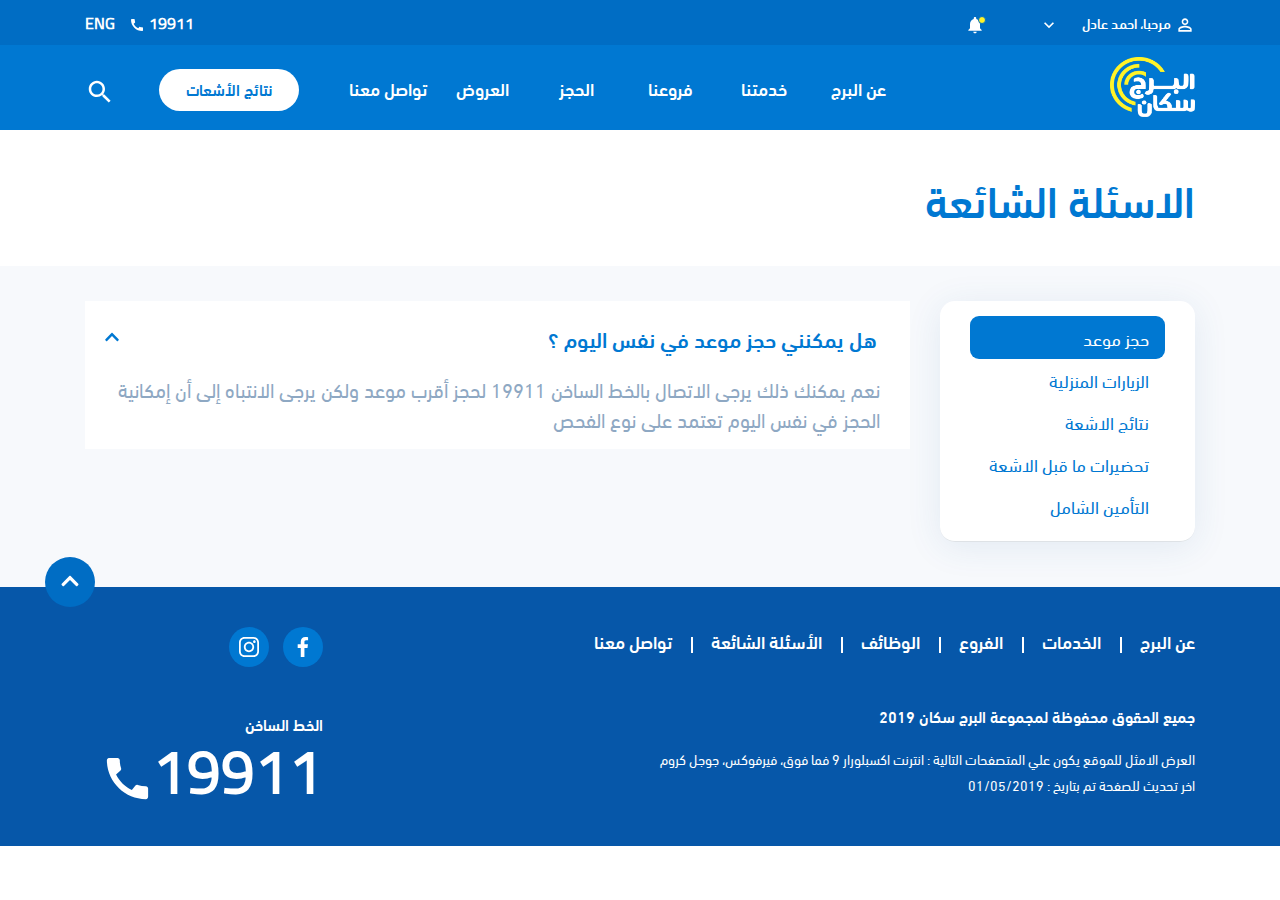
<file: faq.html>
<!doctype html>
<html class="no-js" dir='rtl' lang="">

<!-- inject:head.html -->

<head>
	<meta charset="utf-8">
	<meta http-equiv="x-ua-compatible" content="ie=edge">
	<title></title>
	<meta name="viewport" content="width=device-width,initial-scale=1.0, maximum-scale=1.0, user-scalable=no">

	<link rel="icon" type="image/png" href="images/favicon.png">

	<link rel="stylesheet" href="css/bootstrap.min-ar.css">
	<link rel="stylesheet" href="css/bootstrap.min.css">
	<link rel="stylesheet" href="css/animate.css">
	<link rel="stylesheet" href="css/slick.css">
	<link rel="stylesheet" href="css/slick-theme.css">
	<link rel="stylesheet" href="css/main-ar.css">

    <!-- ENG Styles -->
	<!-- <link rel="stylesheet" href="css/bootstrap.min.css">
	<link rel="stylesheet" href="css/main.css"> -->
</head>

<!-- endinject -->

<body>
	<!-- inject:loader.html -->
	<div class="loader-container">
		<div class="spinner"></div>
	</div>
	<!-- endinject -->

	<div class="page">

		<!-- inject:header.html -->
		<header class="header-container">
			<div class="header-responsive-container">
				<div class="container">
					<div class="header-responsive">
						<a href="javascript:;" class="header-responsive-open">
							<div class="icon-burger">
								<span></span>
								<span></span>
								<span></span>
								<span></span>
							</div>
						</a>
						<a href="index.html">
							<img src="images/logo.png" class="logo" alt="">
						</a>
					</div>
				</div>
			</div>

			<div class="header">
				<div class="header-top">
					<div class="container">
						<div class="row justfiy-content-between">
							<div class="col-6">
								<div class="profile-menu">
									<div class="profile-menu-dropdown">
										<svg class="icon icon-white icon-small">
											<use xlink:href="#icon-user-outline"></use>
										</svg>
										<span class="profile-menu-title">
											مرحبا، احمد عادل
										</span>
										<svg class="icon icon-small icon-white">
											<use xlink:href="#icon-arrow-down"></use>
										</svg>
									</div>
									<a href="javascript:;" class="notification-link animated swing">
										<svg class="icon icon-small icon-white">
											<use xlink:href="#icon-notification"></use>
										</svg>
										<span class="notification-badge"></span>
									</a>
								</div>
							</div>
							<div class="col-6 text-right">
								<div class="hotline">
									19911
									<svg class="icon icon-xsmall icon-white">
										<use xlink:href="#icon-call"></use>
									</svg>
								</div>
								<a href="javascript:;" class="language">ENG</a>
							</div>
						</div>
					</div>
				</div>
				<div class="header-menu-container">
					<div class="container">
						<div class="header-menu">
							<img src="images/logo.png" class="logo" alt="">
							<div class="header-menu-links">
								<div class="header-menu-link">
									<a href="javascript:;">
										عن البرج
									</a>
								</div>
								<div class="header-menu-link">
									<a href="javascript:;">
										خدمتنا
									</a>
								</div>
								<div class="header-menu-link">
									<a href="javascript:;">
										فروعنا
									</a>
								</div>
								<div class="header-menu-link">
									<a href="javascript:;">
										الحجز
									</a>
								</div>
								<div class="header-menu-link">
									<a href="javascript:;">
										العروض
									</a>
								</div>
								<div class="header-menu-link">
									<a href="javascript:;">
										تواصل معنا
									</a>
								</div>
								<a href="javascript:;" class="button button-white">
									نتائج الأشعات
								</a>
								<a href="javascript:;" class="button-search">
									<svg class="icon icon-meduim icon-white">
										<use xlink:href="#icon-search"></use>
									</svg>
								</a>
							</div>
						</div>

					</div>

				</div>
			</div>
		</header>

		<!---Header Responsive-->
		<div class="header-responsive-menu-container">
			<div class="header-responsive-menu">
				<!-- <a href="javascript:;" class="header-responsive-close">
				<i class="fas fa-times icon"></i>
			</a> -->
				<ul class="header-menu-list">
					<li class="header-menu-item">
						<a href="javascript:;" class="header-menu-link">
							عن البرج
						</a>
					</li>
					<li class="header-menu-item">
						<a href="javascript:;" class="header-menu-link">
							خدمتنا
						</a>
					</li>
					<li class="header-menu-item">
						<a href="javascript:;" class="header-menu-link">
							فروعنا
						</a>
					</li>
					<li class="header-menu-item">
						<a href="javascript:;" class="header-menu-link">
							الحجز
						</a>
					</li>
					<li class="header-menu-item">
						<a href="javascript:;" class="header-menu-link">
							العروض
						</a>
					</li>
					<li class="header-menu-item">
						<a href="javascript:;" class="header-menu-link">
							تواصل معنا
						</a>
					</li>
					<li class="header-menu-item mt-5">
						<div class="hotline">
							<span class="title title-xsmall">الخط الساخن</span>
							<div class="d-inline-block title title-meduim">
								19911
							</div>
							<svg class="icon icon-blue">
								<use xlink:href="#icon-call"></use>
							</svg>
						</div>
					</li>
					<li class="header-menu-item">
						<a href="javascript:;" class="button button-white">
							نتائج الأشعات
						</a>
					</li>
				</ul>
			</div>
		</div>
		<!-- endinject -->

		<div class="page-content faq">
			<div class="page-header-container">
				<div class="container">
					<div class="page-header">
						<div class="page-header-title">
							الاسئلة الشائعة
						</div>
					</div>

				</div>

			</div>

			<div class="faq-container">
				<div class="container">
					<div class="row">
						<!-- Tabs List -->
						<div class="col-lg-3">
							<ul class="nav nav-tabs" id="myTab" role="tablist">
								<li class="nav-item">
									<a class="nav-link active" id="reservation-tab" data-toggle="tab"
										href="#reservation" role="tab" aria-controls="reservation"
										aria-selected="true">حجز موعد</a>
								</li>
								<li class="nav-item">
									<a class="nav-link" id="visits-tab" data-toggle="tab" href="#visits" role="tab"
										aria-controls="visits" aria-selected="false">الزيارات المنزلية</a>
								</li>
								<li class="nav-item">
									<a class="nav-link" id="results-tab" data-toggle="tab" href="#results" role="tab"
										aria-controls="results" aria-selected="false">نتائج الاشعة</a>
								</li>
								<li class="nav-item">
									<a class="nav-link" id="preparations-tab" data-toggle="tab" href="#preparations"
										role="tab" aria-controls="preparations" aria-selected="false">تحضيرات ما قبل
										الاشعة</a>
								</li>
								<li class="nav-item">
									<a class="nav-link" id="insurance-tab" data-toggle="tab" href="#insurance"
										role="tab" aria-controls="insurance" aria-selected="false">التأمين الشامل</a>
								</li>
							</ul>
						</div>
						<!-- End Tabs List -->
						<!-- Tabs Content -->
						<div class="col-lg-9">
							<div class="tab-content" id="myTabContent">
								<!--Tab-->
								<div class="tab-pane fade show active" id="reservation" role="tabpanel"
									aria-labelledby="reservation-tab">
									<!--Collapse-->
									<div class="accordion" id="accordionExample">
										<!--collapse one-->
										<div class="card">
											<div class="card-header" id="h1" data-toggle="collapse" 		data-target="#c1"
												aria-expanded="true" 
												aria-controls="c1">
													<h2 class="mb-0">
														<button class="btn fag-btn btn-link" type="button">
															هل يمكنني حجز موعد في نفس اليوم ؟
														</button>
													</h2>
													<i class="fas fa-chevron-up"></i>
											</div>

											<div id="c1" class="collapse show" aria-labelledby="h1"
												data-parent="#accordionExample">
												<div class="card-body">
														نعم يمكنك ذلك يرجى الاتصال بالخط الساخن 19911 لحجز أقرب موعد ولكن يرجى الانتباه إلى أن إمكانية الحجز في نفس اليوم تعتمد على نوع الفحص
												</div>
											</div>
										</div>
										<!--End collapse one-->
										

									</div>
									<!-- End Collapse -->
								</div>
								<!--End Tab-->
								<!--Tab-->
								<div class="tab-pane fade" id="visits" role="tabpanel" aria-labelledby="visits-tab">
									2
								</div>
								<!--End Tab-->
								<!--Tab-->
								<div class="tab-pane fade" id="results" role="tabpanel" aria-labelledby="results-tab">
									3
								</div>
								<!--End Tab-->
								<!--Tab-->
								<div class="tab-pane fade" id="preparations" role="tabpanel"
									aria-labelledby="preparations-tab">
									4
								</div>
								<!--End Tab-->
								<!--Tab-->
								<div class="tab-pane fade" id="insurance" role="tabpanel"
									aria-labelledby="insurance-tab">
									5
								</div>
								<!--End Tab-->
							</div>
						</div>
						<!-- End Tabs Content -->
					</div>
				</div>
			</div>

			<!-- inject:footer.html -->

			<footer class="footer">

				<div class="footer-container container">
					<div class="row justify-content-between">
						<div class="col-lg-9">
							<div class="footer-menu">
								<ul>
									<li>
										<a href="javascript:;">
											عن البرج
										</a>
									</li>
									<li>
										<a href="javascript:;">
											الخدمات
										</a>
									</li>
									<li>
										<a href="javascript:;">
											الفروع
										</a>
									</li>
									<li>
										<a href="javascript:;">
											الوظائف
										</a>
									</li>
									<li>
										<a href="javascript:;">
											الأسئلة الشائعة
										</a>
									</li>
									<li>
										<a href="javascript:;">
											تواصل معنا
										</a>
									</li>
								</ul>
							</div>
							<div class="footer-rights">
								جميع الحقوق محفوظة لمجموعة البرج سكان 2019
							</div>
							<div class="footer-resoultion">
								العرض الامثل للموقع يكون علي المتصفحات التالية : انترنت اكسبلورار 9 فما فوق، فيرفوكس،
								جوجل كروم
							</div>
							<div class="footer-update">
								اخر تحديث للصفحة تم بتاريخ : 01/05/2019
							</div>
						</div>

						<div class="col-lg-auto mt-5 mt-xl-0">
							<div class="social-links">
								<a href="" class="facebook social-links-item">
									<svg class="icon">
										<use xlink:href="#icon-facebook"></use>
									</svg>
								</a>
								<a href="" class="instgram social-links-item">
									<svg class="icon">
										<use xlink:href="#icon-instgram"></use>
									</svg>
								</a>
							</div>
							<div class="hotline">
								<div class="hotline-text">
									الخط الساخن
								</div>
								<div class="hotline-number">
									<span>
										19911
									</span>
									<svg class="icon">
										<use xlink:href="#icon-call"></use>
									</svg>
								</div>
							</div>

						</div>
					</div>

				</div>

				<div class="scroll-top">
					<i class="fas fa-chevron-up icon"></i>
				</div>
			</footer>


			<script src="js/jquery-3.3.1.min.js"></script>
			<script src="js/popper.min.js"></script>
			<script src="js/bootstrap.min.js"></script>
			<script src="js/fontawesome-all.js"></script>
			<script src="js/slick.js"></script>
			<script src="js/wow.min.js"></script>

			<script src="js/parallax.js"></script>

			<script src="js/main.js"></script>

			<!-- endinject -->



		</div>
	</div>
	<!-- inject:svg.html -->
	<div class="d-none">
		<svg>
			<symbol id="icon-arrow-right" viewBox="0 0 32 32">
				<path d="M11.453 22.12l6.107-6.12-6.107-6.12 1.88-1.88 8 8-8 8-1.88-1.88z"></path>
			</symbol>
			<symbol id="icon-call" viewBox="0 0 32 32">
				<path
					d="M26.68 20.507c-1.64 0-3.227-0.267-4.707-0.747-0.467-0.16-0.987-0.040-1.347 0.32l-2.093 2.627c-3.773-1.8-7.307-5.2-9.187-9.107l2.6-2.213c0.36-0.373 0.467-0.893 0.32-1.36-0.493-1.48-0.747-3.067-0.747-4.707 0-0.72-0.6-1.32-1.32-1.32h-4.613c-0.72 0-1.587 0.32-1.587 1.32 0 12.387 10.307 22.68 22.68 22.68 0.947 0 1.32-0.84 1.32-1.573v-4.6c0-0.72-0.6-1.32-1.32-1.32z">
				</path>
			</symbol>
			<symbol id="icon-search" viewBox="0 0 32 32">
				<path
					d="M20.667 18.667h-1.053l-0.373-0.36c1.307-1.52 2.093-3.493 2.093-5.64 0-4.787-3.88-8.667-8.667-8.667s-8.667 3.88-8.667 8.667 3.88 8.667 8.667 8.667c2.147 0 4.12-0.787 5.64-2.093l0.36 0.373v1.053l6.667 6.653 1.987-1.987-6.653-6.667zM12.667 18.667c-3.32 0-6-2.68-6-6s2.68-6 6-6 6 2.68 6 6-2.68 6-6 6z">
				</path>
			</symbol>
			<symbol id="icon-add" viewBox="0 0 32 32">
				<path d="M25.333 17.333h-8v8h-2.667v-8h-8v-2.667h8v-8h2.667v8h8v2.667z"></path>
			</symbol>
			<symbol id="icon-clock" viewBox="0 0 27 32">
				<path
					d="M16.766 0h-6.095c-0.842 0-1.524 0.682-1.524 1.524s0.682 1.524 1.524 1.524v0h6.095c0.842 0 1.524-0.682 1.524-1.524s-0.682-1.524-1.524-1.524v0zM13.72 19.81c0.841-0.002 1.522-0.683 1.524-1.524v-6.095c0-0.842-0.682-1.524-1.524-1.524s-1.524 0.682-1.524 1.524v0 6.095c0.002 0.841 0.683 1.522 1.524 1.524h0zM24.432 9.737l1.142-1.142c0.272-0.273 0.44-0.65 0.44-1.067s-0.168-0.793-0.44-1.067l-0.016-0.016c-0.273-0.272-0.65-0.44-1.067-0.44s-0.793 0.168-1.067 0.44l-1.142 1.142c-2.32-1.879-5.308-3.017-8.562-3.017-0.001 0-0.001 0-0.002 0h0c-7.415 0.079-13.43 5.966-13.713 13.323l-0.001 0.026c-0.003 0.111-0.005 0.242-0.005 0.373 0 7.574 6.14 13.714 13.714 13.714s13.714-6.14 13.714-13.714c0-3.248-1.129-6.233-3.017-8.583l0.021 0.027zM13.72 28.954c-5.891 0-10.667-4.776-10.667-10.667s4.776-10.667 10.667-10.667c5.891 0 10.667 4.776 10.667 10.667v0c0 0.002 0 0.005 0 0.008 0 5.887-4.772 10.659-10.659 10.659-0.003 0-0.006 0-0.008 0h0z">
				</path>
			</symbol>
			<symbol id="icon-buliding" viewBox="0 0 36 32">
				<path
					d="M17.779 7.111v-3.555c-0.006-1.962-1.596-3.55-3.557-3.555h-10.666c-1.961 0.006-3.549 1.594-3.555 3.555v24.896c0.006 1.961 1.594 3.549 3.555 3.555h28.452c1.958-0.010 3.543-1.597 3.549-3.555v-17.786c-0.006-1.961-1.594-3.549-3.555-3.555h-0.001zM7.111 28.451h-3.555v-3.562h3.555zM7.111 21.341h-3.555v-3.562h3.555zM7.111 14.23h-3.555v-3.564h3.555zM7.111 7.119h-3.555v-3.564h3.555zM14.221 28.451h-3.555v-3.562h3.555zM14.221 21.341h-3.555v-3.562h3.555zM14.221 14.23h-3.555v-3.564h3.555zM14.221 7.119h-3.555v-3.564h3.555zM30.221 28.451h-12.445v-3.562h3.555v-3.555h-3.553v-3.555h3.555v-3.558h-3.555v-3.555h12.445c0.981 0.002 1.776 0.797 1.779 1.778v14.222c0 0.001 0 0.001 0 0.002 0 0.984-0.797 1.782-1.781 1.783h-0zM28.451 14.221h-3.562v3.555h3.562zM28.451 21.332h-3.562v3.558h3.562z">
				</path>
			</symbol>
			<symbol id="icon-user-outline" viewBox="0 0 32 32">
				<path
					d="M16 7.867c1.547 0 2.8 1.253 2.8 2.8s-1.253 2.8-2.8 2.8-2.8-1.253-2.8-2.8 1.253-2.8 2.8-2.8zM16 19.867c3.96 0 8.133 1.947 8.133 2.8v1.467h-16.267v-1.467c0-0.853 4.173-2.8 8.133-2.8zM16 5.333c-2.947 0-5.333 2.387-5.333 5.333s2.387 5.333 5.333 5.333 5.333-2.387 5.333-5.333-2.387-5.333-5.333-5.333zM16 17.333c-3.56 0-10.667 1.787-10.667 5.333v4h21.333v-4c0-3.547-7.107-5.333-10.667-5.333z">
				</path>
			</symbol>
			<symbol id="icon-notification" viewBox="0 0 32 32">
				<path
					d="M16 29.333c1.467 0 2.667-1.2 2.667-2.667h-5.333c0 1.467 1.187 2.667 2.667 2.667zM24 21.333v-6.667c0-4.093-2.187-7.52-6-8.427v-0.907c0-1.107-0.893-2-2-2s-2 0.893-2 2v0.907c-3.827 0.907-6 4.32-6 8.427v6.667l-2.667 2.667v1.333h21.333v-1.333l-2.667-2.667z">
				</path>
			</symbol>
			<symbol id="icon-arrow-down" viewBox="0 0 32 32">
				<path d="M9.88 11.453l6.12 6.107 6.12-6.107 1.88 1.88-8 8-8-8 1.88-1.88z"></path>
			</symbol>
			<symbol id="icon-facebook" viewBox="0 0 17 32">
				<path
					d="M10.787 32v-14.595h4.897l0.735-5.689h-5.632v-3.633c0-1.647 0.455-2.769 2.82-2.769h3.010v-5.090c-1.278-0.142-2.76-0.223-4.261-0.223-0.044 0-0.089 0-0.133 0l0.007-0c-4.344 0-7.317 2.651-7.317 7.519v4.196h-4.912v5.69h4.912v14.595z">
				</path>
			</symbol>
			<symbol id="icon-instgram" viewBox="0 0 32 32">
				<path
					d="M23.169 0h-14.339c-4.875 0.006-8.825 3.956-8.83 8.83v14.339c0.005 4.875 3.956 8.825 8.83 8.831h14.339c4.875-0.006 8.825-3.956 8.831-8.83v-14.339c-0.006-4.875-3.956-8.825-8.83-8.831h-0.001zM29.161 23.169c-0.004 3.307-2.684 5.988-5.992 5.991h-14.339c-3.307-0.004-5.987-2.684-5.991-5.991v-14.338c0.004-3.308 2.684-5.988 5.991-5.992h14.339c3.307 0.004 5.988 2.684 5.991 5.992v14.338z">
				</path>
				<path
					d="M16 7.755c-4.554 0-8.246 3.692-8.246 8.246s3.692 8.246 8.246 8.246c4.554 0 8.246-3.692 8.246-8.246v0c-0.005-4.552-3.694-8.24-8.245-8.246h-0.001zM16 21.406c-2.986 0-5.406-2.421-5.406-5.406s2.421-5.406 5.406-5.406c2.986 0 5.406 2.421 5.406 5.406 0 0 0 0 0 0.001v-0c-0.004 2.984-2.422 5.402-5.406 5.406h-0z">
				</path>
				<path
					d="M24.591 5.348c-0 0-0 0-0 0-1.149 0-2.081 0.932-2.081 2.081s0.932 2.081 2.081 2.081c1.149 0 2.081-0.932 2.081-2.081 0-0.574-0.233-1.095-0.609-1.471v0c-0.377-0.376-0.897-0.608-1.471-0.61h-0z">
				</path>
			</symbol>
			<symbol id="icon-filter" viewBox="0 0 39 32">
				<path
					d="M16 0c-2.295 0.017-4.245 1.478-4.987 3.518l-0.012 0.037h-9.223c-0.982 0-1.778 0.796-1.778 1.778s0.796 1.778 1.778 1.778v0h9.223c0.742 2.087 2.7 3.554 5 3.554s4.258-1.467 4.989-3.517l0.012-0.037h16.332c0.982 0 1.778-0.796 1.778-1.778s-0.796-1.778-1.778-1.778v0h-16.332c-0.755-2.078-2.705-3.539-4.999-3.556h-0.002zM16 3.556c0.982 0 1.778 0.796 1.778 1.778s-0.796 1.778-1.778 1.778c-0.982 0-1.778-0.796-1.778-1.778v0c-0-0.008-0-0.017-0-0.027 0-0.967 0.784-1.751 1.751-1.751 0.009 0 0.019 0 0.028 0l-0.001-0zM26.667 10.667c-2.295 0.017-4.245 1.478-4.987 3.518l-0.012 0.037h-19.89c-0.982 0-1.778 0.796-1.778 1.778s0.796 1.778 1.778 1.778v0h19.89c0.742 2.087 2.7 3.554 5 3.554s4.258-1.467 4.988-3.517l0.012-0.037h5.666c0.982 0 1.778-0.796 1.778-1.778s-0.796-1.778-1.778-1.778v0h-5.666c-0.755-2.078-2.705-3.539-4.999-3.556h-0.002zM26.667 14.222c0.005-0 0.012-0 0.018-0 0.982 0 1.778 0.796 1.778 1.778s-0.796 1.778-1.778 1.778c-0.946 0-1.72-0.739-1.775-1.672l-0-0.005c0.002-0.031 0.003-0.066 0.003-0.102s-0.001-0.072-0.003-0.107l0 0.005c0.035-0.932 0.8-1.675 1.738-1.675 0.007 0 0.013 0 0.020 0h-0.001zM12.444 21.333c-2.305 0.018-4.261 1.49-4.998 3.543l-0.012 0.037c-0.089-0.016-0.192-0.025-0.298-0.025-0.009 0-0.018 0-0.027 0l0.001-0h-5.333c-0.982 0-1.778 0.796-1.778 1.778s0.796 1.778 1.778 1.778v0h5.333c0.002 0 0.004 0 0.007 0 0.112 0 0.222-0.010 0.328-0.030l-0.011 0.002c0.733 2.102 2.699 3.584 5.010 3.584 2.301 0 4.259-1.468 4.989-3.518l0.012-0.037h19.888c0.982 0 1.778-0.796 1.778-1.778s-0.796-1.778-1.778-1.778v0h-19.888c-0.755-2.078-2.705-3.539-4.999-3.556h-0.002zM12.444 24.889c0.982 0 1.778 0.796 1.778 1.778s-0.796 1.778-1.778 1.778c-0.982 0-1.778-0.796-1.778-1.778v0c-0-0.008-0-0.017-0-0.027 0-0.967 0.784-1.751 1.751-1.751 0.009 0 0.019 0 0.028 0l-0.001-0z">
				</path>
			</symbol>
		</svg>
	</div>
	<!-- endinject -->
</body>

</html>
</file>
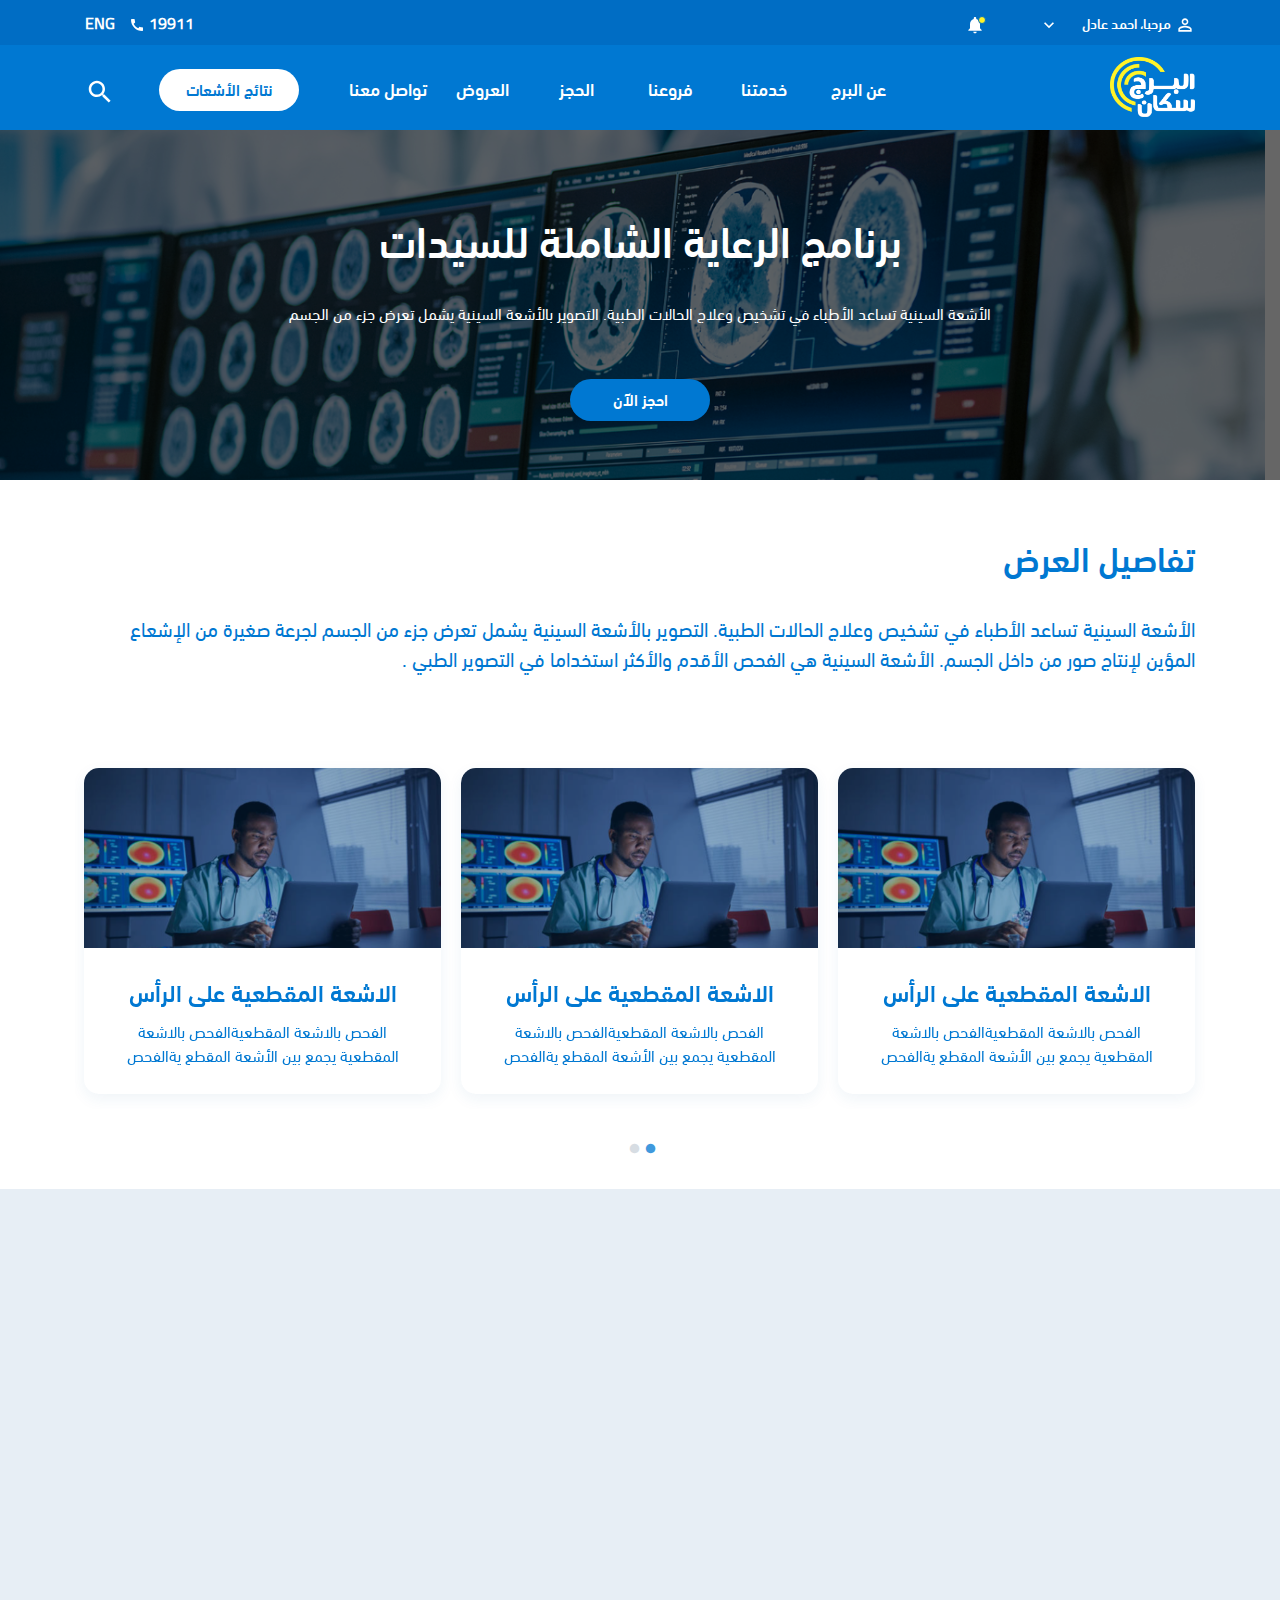
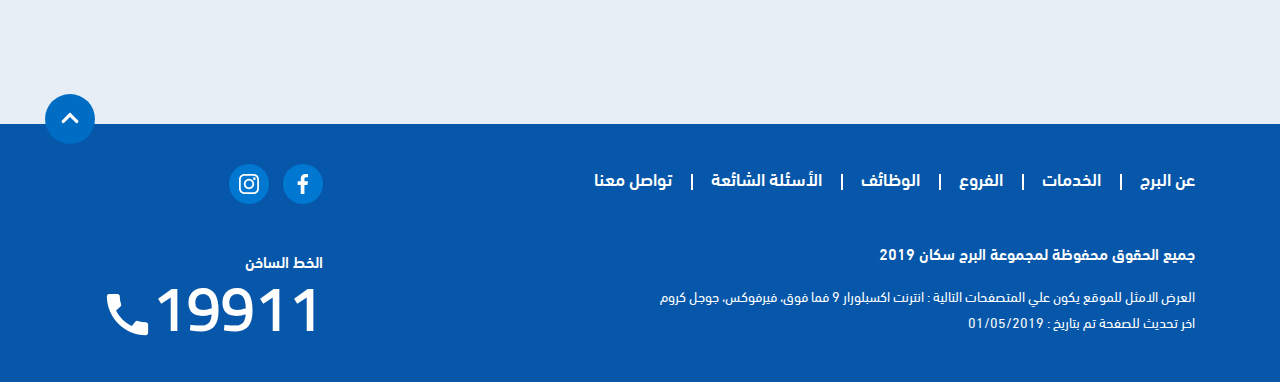
<file: packages-details.html>
<!doctype html>
<html  class="no-js" dir='rtl' lang="">

<!-- inject:head.html -->
<head>
     <meta charset="utf-8">
    <meta http-equiv="x-ua-compatible" content="ie=edge">
    <title></title>
    <meta name="viewport" content="width=device-width,initial-scale=1.0, maximum-scale=1.0, user-scalable=no">

    <link rel="icon" type="image/png"  href="images/favicon.png">

	<link rel="stylesheet" href="css/bootstrap.min-ar.css">
	<link rel="stylesheet" href="css/bootstrap.min.css">
	<link rel="stylesheet" href="css/animate.css">
	<link rel="stylesheet" href="css/slick.css">
	<link rel="stylesheet" href="css/slick-theme.css">
	<link rel="stylesheet" href="css/main-ar.css">

    <!-- ENG Styles -->
	<!-- <link rel="stylesheet" href="css/bootstrap.min.css">
	<link rel="stylesheet" href="css/main.css"> -->
</head>

<!-- endinject -->
<body>
	<!-- inject:loader.html -->
	<div class="loader-container">
	<div class="spinner"></div>
</div>
	<!-- endinject -->
	
	<div class="page">

		<!-- inject:header.html -->
		<header class="header-container">
	<div class="header-responsive-container">
		<div class="container">
			<div class="header-responsive">
				<a href="javascript:;" class="header-responsive-open">
					<div class="icon-burger">
						<span></span>
						<span></span>
						<span></span>
						<span></span>
					</div>
				</a>
				<a href="index.html">
					<img src="images/logo.png" class="logo" alt="">
				</a>			</div>
		</div>
	</div>
	
	<div class="header">
		<div class="header-top">
			<div class="container">
				<div class="row justfiy-content-between">
					<div class="col-6">
						<div class="profile-menu">
							<div class="profile-menu-dropdown">
								<svg class="icon icon-white icon-small">
									<use xlink:href="#icon-user-outline"></use>
								</svg>
								<span class="profile-menu-title">
									مرحبا، احمد عادل
								</span>
								<svg class="icon icon-small icon-white">
									<use xlink:href="#icon-arrow-down"></use>
								</svg>
							</div>
							<a href="javascript:;" class="notification-link animated swing">
								<svg class="icon icon-small icon-white">
									<use xlink:href="#icon-notification"></use>
								</svg>
								<span class="notification-badge"></span>
							</a>
						</div>
					</div>
					<div class="col-6 text-right">
						<div class="hotline">
							19911
							<svg class="icon icon-xsmall icon-white">
								<use xlink:href="#icon-call"></use>
							</svg>
						</div>
						<a href="javascript:;" class="language">ENG</a>
					</div>
				</div>
			</div>
		</div>
		<div class="header-menu-container">
			<div class="container">
				<div class="header-menu">
					<img src="images/logo.png" class="logo" alt="">
					<div class="header-menu-links">
						<div class="header-menu-link">
							<a href="javascript:;">
								عن البرج 
							</a>
						</div>
						<div class="header-menu-link">
							<a href="javascript:;">
								خدمتنا
							</a>
						</div>
						<div class="header-menu-link">
							<a href="javascript:;">
								فروعنا
							</a>
						</div>
						<div class="header-menu-link">
							<a href="javascript:;">
								الحجز
							</a>
						</div>
						<div class="header-menu-link">
							<a href="javascript:;">
								العروض
							</a>
						</div>
						<div class="header-menu-link">
							<a href="javascript:;">
								تواصل معنا
							</a>
						</div>
						<a href="javascript:;" class="button button-white">
							نتائج الأشعات
						</a>
						<a href="javascript:;" class="button-search">
							<svg class="icon icon-meduim icon-white">
								<use xlink:href="#icon-search"></use>
							</svg>
						</a>
					</div>
				</div>

			</div>

		</div>
	</div>
</header>

<!---Header Responsive-->
	<div class="header-responsive-menu-container">
		<div class="header-responsive-menu">
			<!-- <a href="javascript:;" class="header-responsive-close">
				<i class="fas fa-times icon"></i>
			</a> -->
			<ul class="header-menu-list">
				<li class="header-menu-item">
					<a href="javascript:;" class="header-menu-link">
						عن البرج 
					</a>
				</li>
				<li class="header-menu-item">
					<a href="javascript:;" class="header-menu-link">
						خدمتنا                     
					</a>
				</li>
				<li class="header-menu-item">
					<a href="javascript:;" class="header-menu-link">
						فروعنا                     
					</a>
				</li>
				<li class="header-menu-item">
					<a href="javascript:;" class="header-menu-link">
						الحجز                     
					</a>
				</li>
				<li class="header-menu-item">
					<a href="javascript:;" class="header-menu-link">
						العروض                     
					</a>
				</li>
				<li class="header-menu-item">
					<a href="javascript:;" class="header-menu-link">
						تواصل معنا
					</a>
				</li>
				<li class="header-menu-item mt-5">
					<div class="hotline">
						<span class="title title-xsmall">الخط الساخن</span>
						<div class="d-inline-block title title-meduim">
							19911
						</div>
						<svg class="icon icon-blue">
							<use xlink:href="#icon-call"></use>
						</svg>
					</div>
				</li>
				<li class="header-menu-item">
					<a href="javascript:;" class="button button-white">
						نتائج الأشعات
					</a>
				</li>
			</ul>
		</div>
	</div>
		<!-- endinject -->

		<div class="page-content packages">
			<div class="packages-details">
				<div class="page-details">

					<!--page details header-->
					<div class="page-details-header">
						<div class="page-details-header-details">
							<div class="page-details-header-title">
								برنامج الرعاية الشاملة للسيدات
							</div>
							<div class="page-details-header-brief">
								الأشعة السينية تساعد الأطباء في تشخيص وعلاج الحالات الطبية. التصوير بالأشعة السينية يشمل تعرض جزء من الجسم
							</div>
							<a href="" class="page-details-header-button button button-blue mt-4">
								احجز الآن
							</a>
						</div>
					</div>
				</div>
				
				<!--Page details content-->
				<div class="section animated fadeIn wow">
					<div class="container">
						<div class="page-details-title">
							تفاصيل العرض
						</div>
						<div class="page-details-brief">
							الأشعة السينية تساعد الأطباء في تشخيص وعلاج الحالات الطبية. التصوير بالأشعة السينية يشمل تعرض جزء من الجسم لجرعة صغيرة من الإشعاع المؤين لإنتاج صور من داخل الجسم. الأشعة السينية هي الفحص الأقدم والأكثر استخداما في التصوير الطبي .
						</div>


						<div class="packages-details-slider slick wow" dir="rtl">
							<a href="javascript:;" class="packages-item wow">
								<div class="packages-item-image">
									<img src="images/dummy/img1.png" class="object-fit" alt="">

								</div>
								<div class="packages-item-details">
									<div class="packages-item-title">
										الاشعة المقطعية على الرأس
									</div>

									<div class="packages-item-brief">
										الفحص بالاشعة المقطعيةالفحص بالاشعة المقطعية يجمع بين الأشعة  المقطع يةالفحص
									</div>

								</div>
							</a>
							<a href="javascript:;" class="packages-item wow">
								<div class="packages-item-image">
									<img src="images/dummy/img1.png" class="object-fit" alt="">

								</div>
								<div class="packages-item-details">
									<div class="packages-item-title">
										الاشعة المقطعية على الرأس
									</div>

									<div class="packages-item-brief">
										الفحص بالاشعة المقطعيةالفحص بالاشعة المقطعية يجمع بين الأشعة  المقطع يةالفحص
									</div>

								</div>
							</a>
							<a href="javascript:;" class="packages-item wow">
								<div class="packages-item-image">
									<img src="images/dummy/img1.png" class="object-fit" alt="">

								</div>
								<div class="packages-item-details">
									<div class="packages-item-title">
										الاشعة المقطعية على الرأس
									</div>

									<div class="packages-item-brief">
										الفحص بالاشعة المقطعيةالفحص بالاشعة المقطعية يجمع بين الأشعة  المقطع يةالفحص
									</div>

								</div>
							</a>
							<a href="javascript:;" class="packages-item wow">
								<div class="packages-item-image">
									<img src="images/dummy/img1.png" class="object-fit" alt="">

								</div>
								<div class="packages-item-details">
									<div class="packages-item-title">
										الاشعة المقطعية على الرأس
									</div>

									<div class="packages-item-brief">
										الفحص بالاشعة المقطعيةالفحص بالاشعة المقطعية يجمع بين الأشعة  المقطع يةالفحص
									</div>

								</div>
							</a>
						</div>
					</div>
				</div>

				<div class="home-visit-container">
					<div class="section">
						<div class="container">
							<div class="row home-visit  no-gutters">
								<div class="col-lg-5 col-md-6 col-sm-12">
									<div class="home-visit-details">
										<div class="wow home-visit-title">
											احجز زيارتك الآن
										</div>
										<p class="wow home-visit-brief">
											تقدر تعمل الأشعة وانت في مكانك فقط احجز زيارة منزلية وهنجيلك لأي مكان
										</p>
										<a href="javascript:;" class="button button-navigate mt-5  wow home-visit-button" data-wow-delay="0.5s">
											احجز الآن
											<svg class="icon rotate">
												<use xlink:href="#icon-arrow-right"></use>
											</svg>
										</a>
									</div>
								</div>

								<div class="col-lg-7 col-md-6 col-sm-12">
									<img src="images/visit.png" class="home-visit-image wow" alt="">
								</div>

							</div>
						</div>
					</div>
				</div>
				
			</div>
		</div>



		<!-- inject:footer.html -->
		
<footer class="footer">
	
	<div class="footer-container container">
		<div class="row justify-content-between">
			<div class="col-lg-9">
				<div class="footer-menu">
					<ul>
						<li>
							<a href="javascript:;">
								عن البرج 
							</a>
						</li>
						<li>
							<a href="javascript:;">
								الخدمات
							</a>
						</li>
						<li>
							<a href="javascript:;">
								الفروع
							</a>
						</li>
						<li>
							<a href="javascript:;">
								الوظائف
							</a>
						</li>
						<li>
							<a href="javascript:;">
								الأسئلة الشائعة
							</a>
						</li>
						<li>
							<a href="javascript:;">
								تواصل معنا
							</a>
						</li>
					</ul>
				</div>
				<div class="footer-rights">
					جميع الحقوق محفوظة لمجموعة البرج سكان 2019
				</div>
				<div class="footer-resoultion">
					العرض الامثل للموقع يكون علي المتصفحات التالية : انترنت اكسبلورار 9 فما فوق، فيرفوكس، جوجل كروم
				</div>
				<div class="footer-update">
					اخر تحديث للصفحة تم بتاريخ : 01/05/2019
				</div>
			</div>

			<div class="col-lg-auto mt-5 mt-xl-0">
				<div class="social-links">
					<a href="" class="facebook social-links-item">
						<svg class="icon">
							<use xlink:href="#icon-facebook"></use>
						</svg>
					</a>
					<a href="" class="instgram social-links-item">
						<svg class="icon">
							<use xlink:href="#icon-instgram"></use>
						</svg>
					</a>
				</div>
				<div class="hotline">
					<div class="hotline-text">
						الخط الساخن
					</div>
					<div class="hotline-number">
						<span>
							19911
						</span>
						<svg class="icon">
							<use xlink:href="#icon-call"></use>
						</svg>
					</div>
				</div>
				
			</div>
		</div>
		
	</div>

	<div class="scroll-top">
		<i class="fas fa-chevron-up icon"></i>	
	</div>
</footer>


<script src="js/jquery-3.3.1.min.js"></script>
<script src="js/popper.min.js"></script>
<script src="js/bootstrap.min.js"></script>
<script src="js/fontawesome-all.js"></script>
<script src="js/slick.js"></script>
<script src="js/wow.min.js"></script>

<script src="js/parallax.js"></script>

<script src="js/main.js"></script>

		<!-- endinject -->



	</div>
</div>
<!-- inject:svg.html -->
<div class="d-none">
	<svg>
		<symbol id="icon-arrow-right" viewBox="0 0 32 32">
			<path d="M11.453 22.12l6.107-6.12-6.107-6.12 1.88-1.88 8 8-8 8-1.88-1.88z"></path>
		</symbol>
		<symbol id="icon-call" viewBox="0 0 32 32">
			<path d="M26.68 20.507c-1.64 0-3.227-0.267-4.707-0.747-0.467-0.16-0.987-0.040-1.347 0.32l-2.093 2.627c-3.773-1.8-7.307-5.2-9.187-9.107l2.6-2.213c0.36-0.373 0.467-0.893 0.32-1.36-0.493-1.48-0.747-3.067-0.747-4.707 0-0.72-0.6-1.32-1.32-1.32h-4.613c-0.72 0-1.587 0.32-1.587 1.32 0 12.387 10.307 22.68 22.68 22.68 0.947 0 1.32-0.84 1.32-1.573v-4.6c0-0.72-0.6-1.32-1.32-1.32z"></path>
		</symbol>
		<symbol id="icon-search" viewBox="0 0 32 32">
			<path d="M20.667 18.667h-1.053l-0.373-0.36c1.307-1.52 2.093-3.493 2.093-5.64 0-4.787-3.88-8.667-8.667-8.667s-8.667 3.88-8.667 8.667 3.88 8.667 8.667 8.667c2.147 0 4.12-0.787 5.64-2.093l0.36 0.373v1.053l6.667 6.653 1.987-1.987-6.653-6.667zM12.667 18.667c-3.32 0-6-2.68-6-6s2.68-6 6-6 6 2.68 6 6-2.68 6-6 6z"></path>
		</symbol>
		<symbol id="icon-add" viewBox="0 0 32 32">
			<path d="M25.333 17.333h-8v8h-2.667v-8h-8v-2.667h8v-8h2.667v8h8v2.667z"></path>
		</symbol>
		<symbol id="icon-clock" viewBox="0 0 27 32">
			<path d="M16.766 0h-6.095c-0.842 0-1.524 0.682-1.524 1.524s0.682 1.524 1.524 1.524v0h6.095c0.842 0 1.524-0.682 1.524-1.524s-0.682-1.524-1.524-1.524v0zM13.72 19.81c0.841-0.002 1.522-0.683 1.524-1.524v-6.095c0-0.842-0.682-1.524-1.524-1.524s-1.524 0.682-1.524 1.524v0 6.095c0.002 0.841 0.683 1.522 1.524 1.524h0zM24.432 9.737l1.142-1.142c0.272-0.273 0.44-0.65 0.44-1.067s-0.168-0.793-0.44-1.067l-0.016-0.016c-0.273-0.272-0.65-0.44-1.067-0.44s-0.793 0.168-1.067 0.44l-1.142 1.142c-2.32-1.879-5.308-3.017-8.562-3.017-0.001 0-0.001 0-0.002 0h0c-7.415 0.079-13.43 5.966-13.713 13.323l-0.001 0.026c-0.003 0.111-0.005 0.242-0.005 0.373 0 7.574 6.14 13.714 13.714 13.714s13.714-6.14 13.714-13.714c0-3.248-1.129-6.233-3.017-8.583l0.021 0.027zM13.72 28.954c-5.891 0-10.667-4.776-10.667-10.667s4.776-10.667 10.667-10.667c5.891 0 10.667 4.776 10.667 10.667v0c0 0.002 0 0.005 0 0.008 0 5.887-4.772 10.659-10.659 10.659-0.003 0-0.006 0-0.008 0h0z"></path>
		</symbol>
		<symbol id="icon-buliding" viewBox="0 0 36 32">
			<path d="M17.779 7.111v-3.555c-0.006-1.962-1.596-3.55-3.557-3.555h-10.666c-1.961 0.006-3.549 1.594-3.555 3.555v24.896c0.006 1.961 1.594 3.549 3.555 3.555h28.452c1.958-0.010 3.543-1.597 3.549-3.555v-17.786c-0.006-1.961-1.594-3.549-3.555-3.555h-0.001zM7.111 28.451h-3.555v-3.562h3.555zM7.111 21.341h-3.555v-3.562h3.555zM7.111 14.23h-3.555v-3.564h3.555zM7.111 7.119h-3.555v-3.564h3.555zM14.221 28.451h-3.555v-3.562h3.555zM14.221 21.341h-3.555v-3.562h3.555zM14.221 14.23h-3.555v-3.564h3.555zM14.221 7.119h-3.555v-3.564h3.555zM30.221 28.451h-12.445v-3.562h3.555v-3.555h-3.553v-3.555h3.555v-3.558h-3.555v-3.555h12.445c0.981 0.002 1.776 0.797 1.779 1.778v14.222c0 0.001 0 0.001 0 0.002 0 0.984-0.797 1.782-1.781 1.783h-0zM28.451 14.221h-3.562v3.555h3.562zM28.451 21.332h-3.562v3.558h3.562z"></path>
		</symbol>
		<symbol id="icon-user-outline" viewBox="0 0 32 32">
			<path d="M16 7.867c1.547 0 2.8 1.253 2.8 2.8s-1.253 2.8-2.8 2.8-2.8-1.253-2.8-2.8 1.253-2.8 2.8-2.8zM16 19.867c3.96 0 8.133 1.947 8.133 2.8v1.467h-16.267v-1.467c0-0.853 4.173-2.8 8.133-2.8zM16 5.333c-2.947 0-5.333 2.387-5.333 5.333s2.387 5.333 5.333 5.333 5.333-2.387 5.333-5.333-2.387-5.333-5.333-5.333zM16 17.333c-3.56 0-10.667 1.787-10.667 5.333v4h21.333v-4c0-3.547-7.107-5.333-10.667-5.333z"></path>
		</symbol>
		<symbol id="icon-notification" viewBox="0 0 32 32">
			<path d="M16 29.333c1.467 0 2.667-1.2 2.667-2.667h-5.333c0 1.467 1.187 2.667 2.667 2.667zM24 21.333v-6.667c0-4.093-2.187-7.52-6-8.427v-0.907c0-1.107-0.893-2-2-2s-2 0.893-2 2v0.907c-3.827 0.907-6 4.32-6 8.427v6.667l-2.667 2.667v1.333h21.333v-1.333l-2.667-2.667z"></path>
		</symbol>
		<symbol id="icon-arrow-down" viewBox="0 0 32 32">
			<path d="M9.88 11.453l6.12 6.107 6.12-6.107 1.88 1.88-8 8-8-8 1.88-1.88z"></path>
		</symbol>
		<symbol id="icon-facebook" viewBox="0 0 17 32">
			<path d="M10.787 32v-14.595h4.897l0.735-5.689h-5.632v-3.633c0-1.647 0.455-2.769 2.82-2.769h3.010v-5.090c-1.278-0.142-2.76-0.223-4.261-0.223-0.044 0-0.089 0-0.133 0l0.007-0c-4.344 0-7.317 2.651-7.317 7.519v4.196h-4.912v5.69h4.912v14.595z"></path>
		</symbol>
		<symbol id="icon-instgram" viewBox="0 0 32 32">
			<path d="M23.169 0h-14.339c-4.875 0.006-8.825 3.956-8.83 8.83v14.339c0.005 4.875 3.956 8.825 8.83 8.831h14.339c4.875-0.006 8.825-3.956 8.831-8.83v-14.339c-0.006-4.875-3.956-8.825-8.83-8.831h-0.001zM29.161 23.169c-0.004 3.307-2.684 5.988-5.992 5.991h-14.339c-3.307-0.004-5.987-2.684-5.991-5.991v-14.338c0.004-3.308 2.684-5.988 5.991-5.992h14.339c3.307 0.004 5.988 2.684 5.991 5.992v14.338z"></path>
			<path d="M16 7.755c-4.554 0-8.246 3.692-8.246 8.246s3.692 8.246 8.246 8.246c4.554 0 8.246-3.692 8.246-8.246v0c-0.005-4.552-3.694-8.24-8.245-8.246h-0.001zM16 21.406c-2.986 0-5.406-2.421-5.406-5.406s2.421-5.406 5.406-5.406c2.986 0 5.406 2.421 5.406 5.406 0 0 0 0 0 0.001v-0c-0.004 2.984-2.422 5.402-5.406 5.406h-0z"></path>
			<path d="M24.591 5.348c-0 0-0 0-0 0-1.149 0-2.081 0.932-2.081 2.081s0.932 2.081 2.081 2.081c1.149 0 2.081-0.932 2.081-2.081 0-0.574-0.233-1.095-0.609-1.471v0c-0.377-0.376-0.897-0.608-1.471-0.61h-0z"></path>
		</symbol>
		<symbol id="icon-filter" viewBox="0 0 39 32">
			<path d="M16 0c-2.295 0.017-4.245 1.478-4.987 3.518l-0.012 0.037h-9.223c-0.982 0-1.778 0.796-1.778 1.778s0.796 1.778 1.778 1.778v0h9.223c0.742 2.087 2.7 3.554 5 3.554s4.258-1.467 4.989-3.517l0.012-0.037h16.332c0.982 0 1.778-0.796 1.778-1.778s-0.796-1.778-1.778-1.778v0h-16.332c-0.755-2.078-2.705-3.539-4.999-3.556h-0.002zM16 3.556c0.982 0 1.778 0.796 1.778 1.778s-0.796 1.778-1.778 1.778c-0.982 0-1.778-0.796-1.778-1.778v0c-0-0.008-0-0.017-0-0.027 0-0.967 0.784-1.751 1.751-1.751 0.009 0 0.019 0 0.028 0l-0.001-0zM26.667 10.667c-2.295 0.017-4.245 1.478-4.987 3.518l-0.012 0.037h-19.89c-0.982 0-1.778 0.796-1.778 1.778s0.796 1.778 1.778 1.778v0h19.89c0.742 2.087 2.7 3.554 5 3.554s4.258-1.467 4.988-3.517l0.012-0.037h5.666c0.982 0 1.778-0.796 1.778-1.778s-0.796-1.778-1.778-1.778v0h-5.666c-0.755-2.078-2.705-3.539-4.999-3.556h-0.002zM26.667 14.222c0.005-0 0.012-0 0.018-0 0.982 0 1.778 0.796 1.778 1.778s-0.796 1.778-1.778 1.778c-0.946 0-1.72-0.739-1.775-1.672l-0-0.005c0.002-0.031 0.003-0.066 0.003-0.102s-0.001-0.072-0.003-0.107l0 0.005c0.035-0.932 0.8-1.675 1.738-1.675 0.007 0 0.013 0 0.020 0h-0.001zM12.444 21.333c-2.305 0.018-4.261 1.49-4.998 3.543l-0.012 0.037c-0.089-0.016-0.192-0.025-0.298-0.025-0.009 0-0.018 0-0.027 0l0.001-0h-5.333c-0.982 0-1.778 0.796-1.778 1.778s0.796 1.778 1.778 1.778v0h5.333c0.002 0 0.004 0 0.007 0 0.112 0 0.222-0.010 0.328-0.030l-0.011 0.002c0.733 2.102 2.699 3.584 5.010 3.584 2.301 0 4.259-1.468 4.989-3.518l0.012-0.037h19.888c0.982 0 1.778-0.796 1.778-1.778s-0.796-1.778-1.778-1.778v0h-19.888c-0.755-2.078-2.705-3.539-4.999-3.556h-0.002zM12.444 24.889c0.982 0 1.778 0.796 1.778 1.778s-0.796 1.778-1.778 1.778c-0.982 0-1.778-0.796-1.778-1.778v0c-0-0.008-0-0.017-0-0.027 0-0.967 0.784-1.751 1.751-1.751 0.009 0 0.019 0 0.028 0l-0.001-0z"></path>
		</symbol>
	</svg>
</div>
<!-- endinject -->
</body>
</html>
</file>
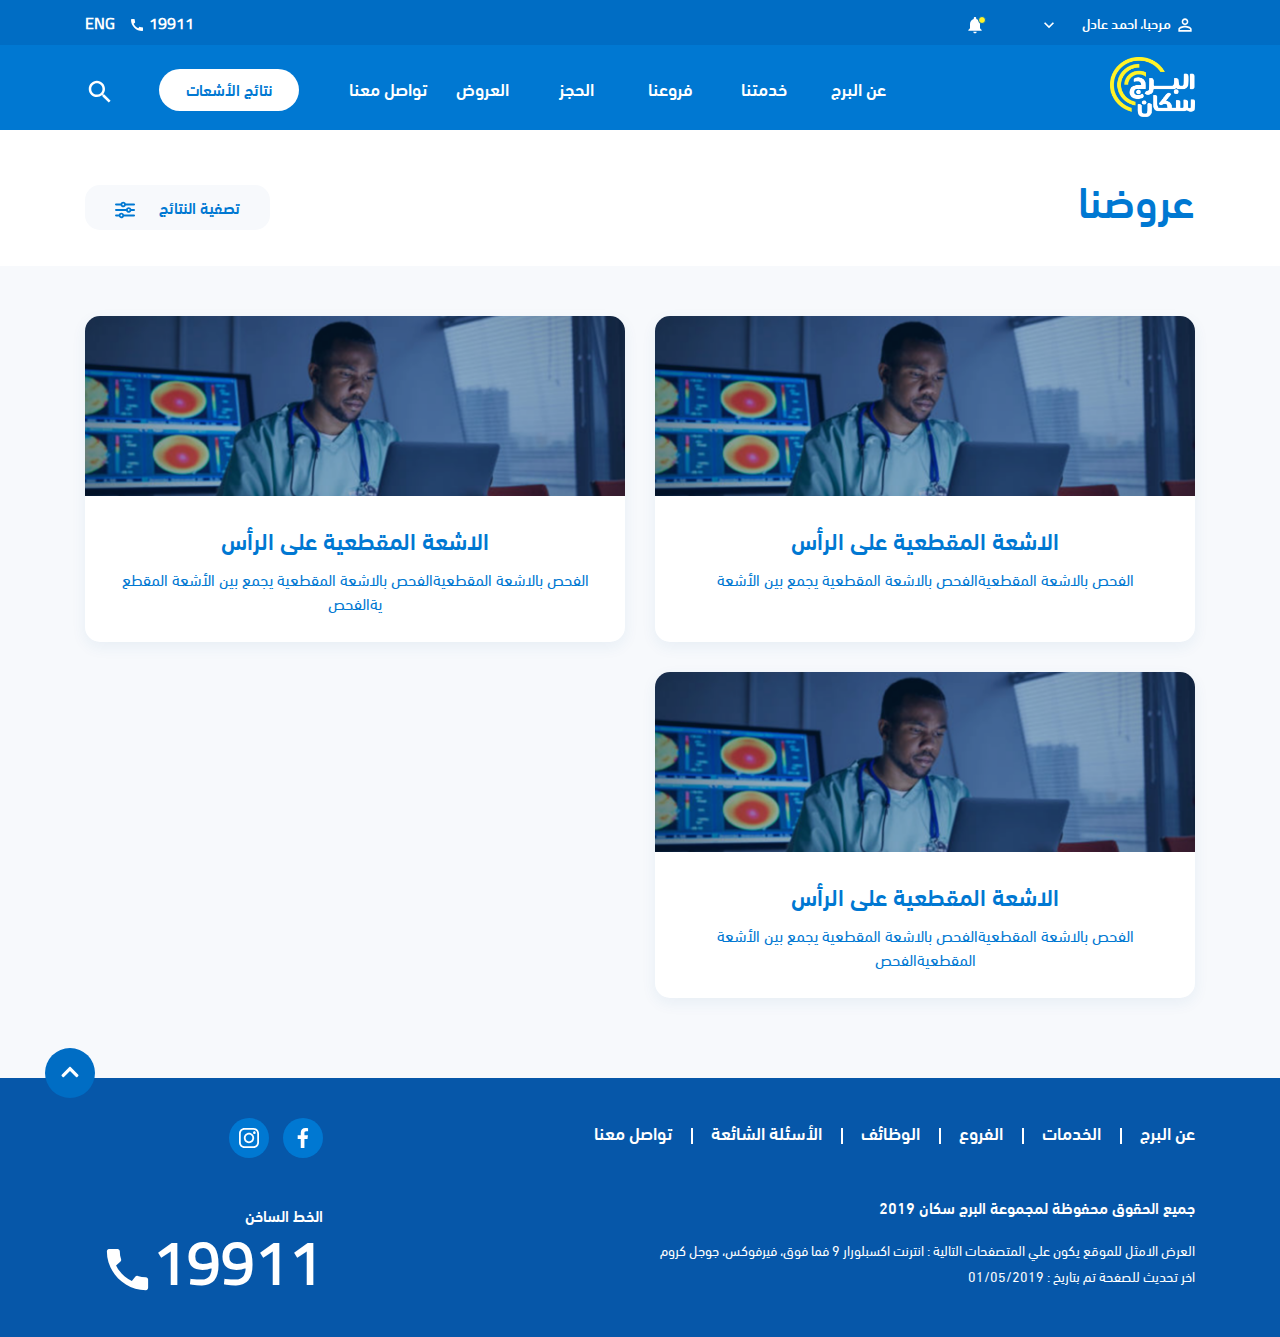
<file: packages.html>
<!doctype html>
<html  class="no-js" dir='rtl' lang="">

<!-- inject:head.html -->
<head>
     <meta charset="utf-8">
    <meta http-equiv="x-ua-compatible" content="ie=edge">
    <title></title>
    <meta name="viewport" content="width=device-width,initial-scale=1.0, maximum-scale=1.0, user-scalable=no">

    <link rel="icon" type="image/png"  href="images/favicon.png">

	<link rel="stylesheet" href="css/bootstrap.min-ar.css">
	<link rel="stylesheet" href="css/bootstrap.min.css">
	<link rel="stylesheet" href="css/animate.css">
	<link rel="stylesheet" href="css/slick.css">
	<link rel="stylesheet" href="css/slick-theme.css">
	<link rel="stylesheet" href="css/main-ar.css">

    <!-- ENG Styles -->
	<!-- <link rel="stylesheet" href="css/bootstrap.min.css">
	<link rel="stylesheet" href="css/main.css"> -->
</head>

<!-- endinject -->
<body>
	<!-- inject:loader.html -->
	<div class="loader-container">
	<div class="spinner"></div>
</div>
	<!-- endinject -->
	
	<div class="page">

		<!-- inject:header.html -->
		<header class="header-container">
	<div class="header-responsive-container">
		<div class="container">
			<div class="header-responsive">
				<a href="javascript:;" class="header-responsive-open">
					<div class="icon-burger">
						<span></span>
						<span></span>
						<span></span>
						<span></span>
					</div>
				</a>
				<a href="index.html">
					<img src="images/logo.png" class="logo" alt="">
				</a>			</div>
		</div>
	</div>
	
	<div class="header">
		<div class="header-top">
			<div class="container">
				<div class="row justfiy-content-between">
					<div class="col-6">
						<div class="profile-menu">
							<div class="profile-menu-dropdown">
								<svg class="icon icon-white icon-small">
									<use xlink:href="#icon-user-outline"></use>
								</svg>
								<span class="profile-menu-title">
									مرحبا، احمد عادل
								</span>
								<svg class="icon icon-small icon-white">
									<use xlink:href="#icon-arrow-down"></use>
								</svg>
							</div>
							<a href="javascript:;" class="notification-link animated swing">
								<svg class="icon icon-small icon-white">
									<use xlink:href="#icon-notification"></use>
								</svg>
								<span class="notification-badge"></span>
							</a>
						</div>
					</div>
					<div class="col-6 text-right">
						<div class="hotline">
							19911
							<svg class="icon icon-xsmall icon-white">
								<use xlink:href="#icon-call"></use>
							</svg>
						</div>
						<a href="javascript:;" class="language">ENG</a>
					</div>
				</div>
			</div>
		</div>
		<div class="header-menu-container">
			<div class="container">
				<div class="header-menu">
					<img src="images/logo.png" class="logo" alt="">
					<div class="header-menu-links">
						<div class="header-menu-link">
							<a href="javascript:;">
								عن البرج 
							</a>
						</div>
						<div class="header-menu-link">
							<a href="javascript:;">
								خدمتنا
							</a>
						</div>
						<div class="header-menu-link">
							<a href="javascript:;">
								فروعنا
							</a>
						</div>
						<div class="header-menu-link">
							<a href="javascript:;">
								الحجز
							</a>
						</div>
						<div class="header-menu-link">
							<a href="javascript:;">
								العروض
							</a>
						</div>
						<div class="header-menu-link">
							<a href="javascript:;">
								تواصل معنا
							</a>
						</div>
						<a href="javascript:;" class="button button-white">
							نتائج الأشعات
						</a>
						<a href="javascript:;" class="button-search">
							<svg class="icon icon-meduim icon-white">
								<use xlink:href="#icon-search"></use>
							</svg>
						</a>
					</div>
				</div>

			</div>

		</div>
	</div>
</header>

<!---Header Responsive-->
	<div class="header-responsive-menu-container">
		<div class="header-responsive-menu">
			<!-- <a href="javascript:;" class="header-responsive-close">
				<i class="fas fa-times icon"></i>
			</a> -->
			<ul class="header-menu-list">
				<li class="header-menu-item">
					<a href="javascript:;" class="header-menu-link">
						عن البرج 
					</a>
				</li>
				<li class="header-menu-item">
					<a href="javascript:;" class="header-menu-link">
						خدمتنا                     
					</a>
				</li>
				<li class="header-menu-item">
					<a href="javascript:;" class="header-menu-link">
						فروعنا                     
					</a>
				</li>
				<li class="header-menu-item">
					<a href="javascript:;" class="header-menu-link">
						الحجز                     
					</a>
				</li>
				<li class="header-menu-item">
					<a href="javascript:;" class="header-menu-link">
						العروض                     
					</a>
				</li>
				<li class="header-menu-item">
					<a href="javascript:;" class="header-menu-link">
						تواصل معنا
					</a>
				</li>
				<li class="header-menu-item mt-5">
					<div class="hotline">
						<span class="title title-xsmall">الخط الساخن</span>
						<div class="d-inline-block title title-meduim">
							19911
						</div>
						<svg class="icon icon-blue">
							<use xlink:href="#icon-call"></use>
						</svg>
					</div>
				</li>
				<li class="header-menu-item">
					<a href="javascript:;" class="button button-white">
						نتائج الأشعات
					</a>
				</li>
			</ul>
		</div>
	</div>
		<!-- endinject -->

		<div class="page-content packages">
			<div class="page-header-container">
				<div class="container">
					<div class="page-header">
						<div class="page-header-title">
							عروضنا
						</div>
						<div class="page-header-action">
							<div class="dropdown filter-dropdown">
								<a class="page-header-button" href="#" id="filterDropdown" data-toggle="dropdown" aria-haspopup="true" aria-expanded="false">
									تصفية النتائج
									<svg class="icon">
										<use xlink:href="#icon-filter"></use>
									</svg>
								</a>

								<div class="dropdown-menu" aria-labelledby="filterDropdown">
									<a href="" class="dropdown-menu-item">
										كل الخدمات
									</a>
									<a href="" class="dropdown-menu-item">
										دمات اخري
									</a>
								</div>
							</div>
						</div>
					</div>
					
				</div>
				
			</div>
			<div class="packages-list section section-light">
				<div class="container">
					<div class="row">
						<div class="col-md-6 packages-item-container">
							<a href="javascript:;" class="packages-item wow">
								<div class="packages-item-image">
									<img src="images/dummy/img1.png" class="object-fit" alt="">
									
								</div>
								<div class="packages-item-details">
									<div class="packages-item-title">
										الاشعة المقطعية على الرأس
									</div>

									<div class="packages-item-brief"> 
										الفحص بالاشعة المقطعيةالفحص بالاشعة المقطعية يجمع بين الأشعة  
									</div>
									
								</div>
							</a>
						</div>
						<div class="col-md-6 packages-item-container">
							<a href="javascript:;" class="packages-item wow">
								<div class="packages-item-image">
									<img src="images/dummy/img1.png" class="object-fit" alt="">
									
								</div>
								<div class="packages-item-details">
									<div class="packages-item-title">
										الاشعة المقطعية على الرأس
									</div>

									<div class="packages-item-brief">
										الفحص بالاشعة المقطعيةالفحص بالاشعة المقطعية يجمع بين الأشعة  المقطع يةالفحص
									</div>
									
								</div>
							</a>
						</div>
						<div class="col-md-6 packages-item-container">
							<a href="javascript:;" class="packages-item wow">
								<div class="packages-item-image">
									<img src="images/dummy/img1.png" class="object-fit" alt="">
									
								</div>
								<div class="packages-item-details">
									<div class="packages-item-title">
										الاشعة المقطعية على الرأس
									</div>

									<div class="packages-item-brief">
										الفحص بالاشعة المقطعيةالفحص بالاشعة المقطعية يجمع بين الأشعة  المقطعيةالفحص
									</div>
									
								</div>
							</a>
						</div>

					</div>
				</div>
			</div>

			<!-- inject:footer.html -->
			
<footer class="footer">
	
	<div class="footer-container container">
		<div class="row justify-content-between">
			<div class="col-lg-9">
				<div class="footer-menu">
					<ul>
						<li>
							<a href="javascript:;">
								عن البرج 
							</a>
						</li>
						<li>
							<a href="javascript:;">
								الخدمات
							</a>
						</li>
						<li>
							<a href="javascript:;">
								الفروع
							</a>
						</li>
						<li>
							<a href="javascript:;">
								الوظائف
							</a>
						</li>
						<li>
							<a href="javascript:;">
								الأسئلة الشائعة
							</a>
						</li>
						<li>
							<a href="javascript:;">
								تواصل معنا
							</a>
						</li>
					</ul>
				</div>
				<div class="footer-rights">
					جميع الحقوق محفوظة لمجموعة البرج سكان 2019
				</div>
				<div class="footer-resoultion">
					العرض الامثل للموقع يكون علي المتصفحات التالية : انترنت اكسبلورار 9 فما فوق، فيرفوكس، جوجل كروم
				</div>
				<div class="footer-update">
					اخر تحديث للصفحة تم بتاريخ : 01/05/2019
				</div>
			</div>

			<div class="col-lg-auto mt-5 mt-xl-0">
				<div class="social-links">
					<a href="" class="facebook social-links-item">
						<svg class="icon">
							<use xlink:href="#icon-facebook"></use>
						</svg>
					</a>
					<a href="" class="instgram social-links-item">
						<svg class="icon">
							<use xlink:href="#icon-instgram"></use>
						</svg>
					</a>
				</div>
				<div class="hotline">
					<div class="hotline-text">
						الخط الساخن
					</div>
					<div class="hotline-number">
						<span>
							19911
						</span>
						<svg class="icon">
							<use xlink:href="#icon-call"></use>
						</svg>
					</div>
				</div>
				
			</div>
		</div>
		
	</div>

	<div class="scroll-top">
		<i class="fas fa-chevron-up icon"></i>	
	</div>
</footer>


<script src="js/jquery-3.3.1.min.js"></script>
<script src="js/popper.min.js"></script>
<script src="js/bootstrap.min.js"></script>
<script src="js/fontawesome-all.js"></script>
<script src="js/slick.js"></script>
<script src="js/wow.min.js"></script>

<script src="js/parallax.js"></script>

<script src="js/main.js"></script>

			<!-- endinject -->



		</div>
	</div>
	<!-- inject:svg.html -->
	<div class="d-none">
	<svg>
		<symbol id="icon-arrow-right" viewBox="0 0 32 32">
			<path d="M11.453 22.12l6.107-6.12-6.107-6.12 1.88-1.88 8 8-8 8-1.88-1.88z"></path>
		</symbol>
		<symbol id="icon-call" viewBox="0 0 32 32">
			<path d="M26.68 20.507c-1.64 0-3.227-0.267-4.707-0.747-0.467-0.16-0.987-0.040-1.347 0.32l-2.093 2.627c-3.773-1.8-7.307-5.2-9.187-9.107l2.6-2.213c0.36-0.373 0.467-0.893 0.32-1.36-0.493-1.48-0.747-3.067-0.747-4.707 0-0.72-0.6-1.32-1.32-1.32h-4.613c-0.72 0-1.587 0.32-1.587 1.32 0 12.387 10.307 22.68 22.68 22.68 0.947 0 1.32-0.84 1.32-1.573v-4.6c0-0.72-0.6-1.32-1.32-1.32z"></path>
		</symbol>
		<symbol id="icon-search" viewBox="0 0 32 32">
			<path d="M20.667 18.667h-1.053l-0.373-0.36c1.307-1.52 2.093-3.493 2.093-5.64 0-4.787-3.88-8.667-8.667-8.667s-8.667 3.88-8.667 8.667 3.88 8.667 8.667 8.667c2.147 0 4.12-0.787 5.64-2.093l0.36 0.373v1.053l6.667 6.653 1.987-1.987-6.653-6.667zM12.667 18.667c-3.32 0-6-2.68-6-6s2.68-6 6-6 6 2.68 6 6-2.68 6-6 6z"></path>
		</symbol>
		<symbol id="icon-add" viewBox="0 0 32 32">
			<path d="M25.333 17.333h-8v8h-2.667v-8h-8v-2.667h8v-8h2.667v8h8v2.667z"></path>
		</symbol>
		<symbol id="icon-clock" viewBox="0 0 27 32">
			<path d="M16.766 0h-6.095c-0.842 0-1.524 0.682-1.524 1.524s0.682 1.524 1.524 1.524v0h6.095c0.842 0 1.524-0.682 1.524-1.524s-0.682-1.524-1.524-1.524v0zM13.72 19.81c0.841-0.002 1.522-0.683 1.524-1.524v-6.095c0-0.842-0.682-1.524-1.524-1.524s-1.524 0.682-1.524 1.524v0 6.095c0.002 0.841 0.683 1.522 1.524 1.524h0zM24.432 9.737l1.142-1.142c0.272-0.273 0.44-0.65 0.44-1.067s-0.168-0.793-0.44-1.067l-0.016-0.016c-0.273-0.272-0.65-0.44-1.067-0.44s-0.793 0.168-1.067 0.44l-1.142 1.142c-2.32-1.879-5.308-3.017-8.562-3.017-0.001 0-0.001 0-0.002 0h0c-7.415 0.079-13.43 5.966-13.713 13.323l-0.001 0.026c-0.003 0.111-0.005 0.242-0.005 0.373 0 7.574 6.14 13.714 13.714 13.714s13.714-6.14 13.714-13.714c0-3.248-1.129-6.233-3.017-8.583l0.021 0.027zM13.72 28.954c-5.891 0-10.667-4.776-10.667-10.667s4.776-10.667 10.667-10.667c5.891 0 10.667 4.776 10.667 10.667v0c0 0.002 0 0.005 0 0.008 0 5.887-4.772 10.659-10.659 10.659-0.003 0-0.006 0-0.008 0h0z"></path>
		</symbol>
		<symbol id="icon-buliding" viewBox="0 0 36 32">
			<path d="M17.779 7.111v-3.555c-0.006-1.962-1.596-3.55-3.557-3.555h-10.666c-1.961 0.006-3.549 1.594-3.555 3.555v24.896c0.006 1.961 1.594 3.549 3.555 3.555h28.452c1.958-0.010 3.543-1.597 3.549-3.555v-17.786c-0.006-1.961-1.594-3.549-3.555-3.555h-0.001zM7.111 28.451h-3.555v-3.562h3.555zM7.111 21.341h-3.555v-3.562h3.555zM7.111 14.23h-3.555v-3.564h3.555zM7.111 7.119h-3.555v-3.564h3.555zM14.221 28.451h-3.555v-3.562h3.555zM14.221 21.341h-3.555v-3.562h3.555zM14.221 14.23h-3.555v-3.564h3.555zM14.221 7.119h-3.555v-3.564h3.555zM30.221 28.451h-12.445v-3.562h3.555v-3.555h-3.553v-3.555h3.555v-3.558h-3.555v-3.555h12.445c0.981 0.002 1.776 0.797 1.779 1.778v14.222c0 0.001 0 0.001 0 0.002 0 0.984-0.797 1.782-1.781 1.783h-0zM28.451 14.221h-3.562v3.555h3.562zM28.451 21.332h-3.562v3.558h3.562z"></path>
		</symbol>
		<symbol id="icon-user-outline" viewBox="0 0 32 32">
			<path d="M16 7.867c1.547 0 2.8 1.253 2.8 2.8s-1.253 2.8-2.8 2.8-2.8-1.253-2.8-2.8 1.253-2.8 2.8-2.8zM16 19.867c3.96 0 8.133 1.947 8.133 2.8v1.467h-16.267v-1.467c0-0.853 4.173-2.8 8.133-2.8zM16 5.333c-2.947 0-5.333 2.387-5.333 5.333s2.387 5.333 5.333 5.333 5.333-2.387 5.333-5.333-2.387-5.333-5.333-5.333zM16 17.333c-3.56 0-10.667 1.787-10.667 5.333v4h21.333v-4c0-3.547-7.107-5.333-10.667-5.333z"></path>
		</symbol>
		<symbol id="icon-notification" viewBox="0 0 32 32">
			<path d="M16 29.333c1.467 0 2.667-1.2 2.667-2.667h-5.333c0 1.467 1.187 2.667 2.667 2.667zM24 21.333v-6.667c0-4.093-2.187-7.52-6-8.427v-0.907c0-1.107-0.893-2-2-2s-2 0.893-2 2v0.907c-3.827 0.907-6 4.32-6 8.427v6.667l-2.667 2.667v1.333h21.333v-1.333l-2.667-2.667z"></path>
		</symbol>
		<symbol id="icon-arrow-down" viewBox="0 0 32 32">
			<path d="M9.88 11.453l6.12 6.107 6.12-6.107 1.88 1.88-8 8-8-8 1.88-1.88z"></path>
		</symbol>
		<symbol id="icon-facebook" viewBox="0 0 17 32">
			<path d="M10.787 32v-14.595h4.897l0.735-5.689h-5.632v-3.633c0-1.647 0.455-2.769 2.82-2.769h3.010v-5.090c-1.278-0.142-2.76-0.223-4.261-0.223-0.044 0-0.089 0-0.133 0l0.007-0c-4.344 0-7.317 2.651-7.317 7.519v4.196h-4.912v5.69h4.912v14.595z"></path>
		</symbol>
		<symbol id="icon-instgram" viewBox="0 0 32 32">
			<path d="M23.169 0h-14.339c-4.875 0.006-8.825 3.956-8.83 8.83v14.339c0.005 4.875 3.956 8.825 8.83 8.831h14.339c4.875-0.006 8.825-3.956 8.831-8.83v-14.339c-0.006-4.875-3.956-8.825-8.83-8.831h-0.001zM29.161 23.169c-0.004 3.307-2.684 5.988-5.992 5.991h-14.339c-3.307-0.004-5.987-2.684-5.991-5.991v-14.338c0.004-3.308 2.684-5.988 5.991-5.992h14.339c3.307 0.004 5.988 2.684 5.991 5.992v14.338z"></path>
			<path d="M16 7.755c-4.554 0-8.246 3.692-8.246 8.246s3.692 8.246 8.246 8.246c4.554 0 8.246-3.692 8.246-8.246v0c-0.005-4.552-3.694-8.24-8.245-8.246h-0.001zM16 21.406c-2.986 0-5.406-2.421-5.406-5.406s2.421-5.406 5.406-5.406c2.986 0 5.406 2.421 5.406 5.406 0 0 0 0 0 0.001v-0c-0.004 2.984-2.422 5.402-5.406 5.406h-0z"></path>
			<path d="M24.591 5.348c-0 0-0 0-0 0-1.149 0-2.081 0.932-2.081 2.081s0.932 2.081 2.081 2.081c1.149 0 2.081-0.932 2.081-2.081 0-0.574-0.233-1.095-0.609-1.471v0c-0.377-0.376-0.897-0.608-1.471-0.61h-0z"></path>
		</symbol>
		<symbol id="icon-filter" viewBox="0 0 39 32">
			<path d="M16 0c-2.295 0.017-4.245 1.478-4.987 3.518l-0.012 0.037h-9.223c-0.982 0-1.778 0.796-1.778 1.778s0.796 1.778 1.778 1.778v0h9.223c0.742 2.087 2.7 3.554 5 3.554s4.258-1.467 4.989-3.517l0.012-0.037h16.332c0.982 0 1.778-0.796 1.778-1.778s-0.796-1.778-1.778-1.778v0h-16.332c-0.755-2.078-2.705-3.539-4.999-3.556h-0.002zM16 3.556c0.982 0 1.778 0.796 1.778 1.778s-0.796 1.778-1.778 1.778c-0.982 0-1.778-0.796-1.778-1.778v0c-0-0.008-0-0.017-0-0.027 0-0.967 0.784-1.751 1.751-1.751 0.009 0 0.019 0 0.028 0l-0.001-0zM26.667 10.667c-2.295 0.017-4.245 1.478-4.987 3.518l-0.012 0.037h-19.89c-0.982 0-1.778 0.796-1.778 1.778s0.796 1.778 1.778 1.778v0h19.89c0.742 2.087 2.7 3.554 5 3.554s4.258-1.467 4.988-3.517l0.012-0.037h5.666c0.982 0 1.778-0.796 1.778-1.778s-0.796-1.778-1.778-1.778v0h-5.666c-0.755-2.078-2.705-3.539-4.999-3.556h-0.002zM26.667 14.222c0.005-0 0.012-0 0.018-0 0.982 0 1.778 0.796 1.778 1.778s-0.796 1.778-1.778 1.778c-0.946 0-1.72-0.739-1.775-1.672l-0-0.005c0.002-0.031 0.003-0.066 0.003-0.102s-0.001-0.072-0.003-0.107l0 0.005c0.035-0.932 0.8-1.675 1.738-1.675 0.007 0 0.013 0 0.020 0h-0.001zM12.444 21.333c-2.305 0.018-4.261 1.49-4.998 3.543l-0.012 0.037c-0.089-0.016-0.192-0.025-0.298-0.025-0.009 0-0.018 0-0.027 0l0.001-0h-5.333c-0.982 0-1.778 0.796-1.778 1.778s0.796 1.778 1.778 1.778v0h5.333c0.002 0 0.004 0 0.007 0 0.112 0 0.222-0.010 0.328-0.030l-0.011 0.002c0.733 2.102 2.699 3.584 5.010 3.584 2.301 0 4.259-1.468 4.989-3.518l0.012-0.037h19.888c0.982 0 1.778-0.796 1.778-1.778s-0.796-1.778-1.778-1.778v0h-19.888c-0.755-2.078-2.705-3.539-4.999-3.556h-0.002zM12.444 24.889c0.982 0 1.778 0.796 1.778 1.778s-0.796 1.778-1.778 1.778c-0.982 0-1.778-0.796-1.778-1.778v0c-0-0.008-0-0.017-0-0.027 0-0.967 0.784-1.751 1.751-1.751 0.009 0 0.019 0 0.028 0l-0.001-0z"></path>
		</symbol>
	</svg>
</div>
	<!-- endinject -->
</body>
</html>
</file>
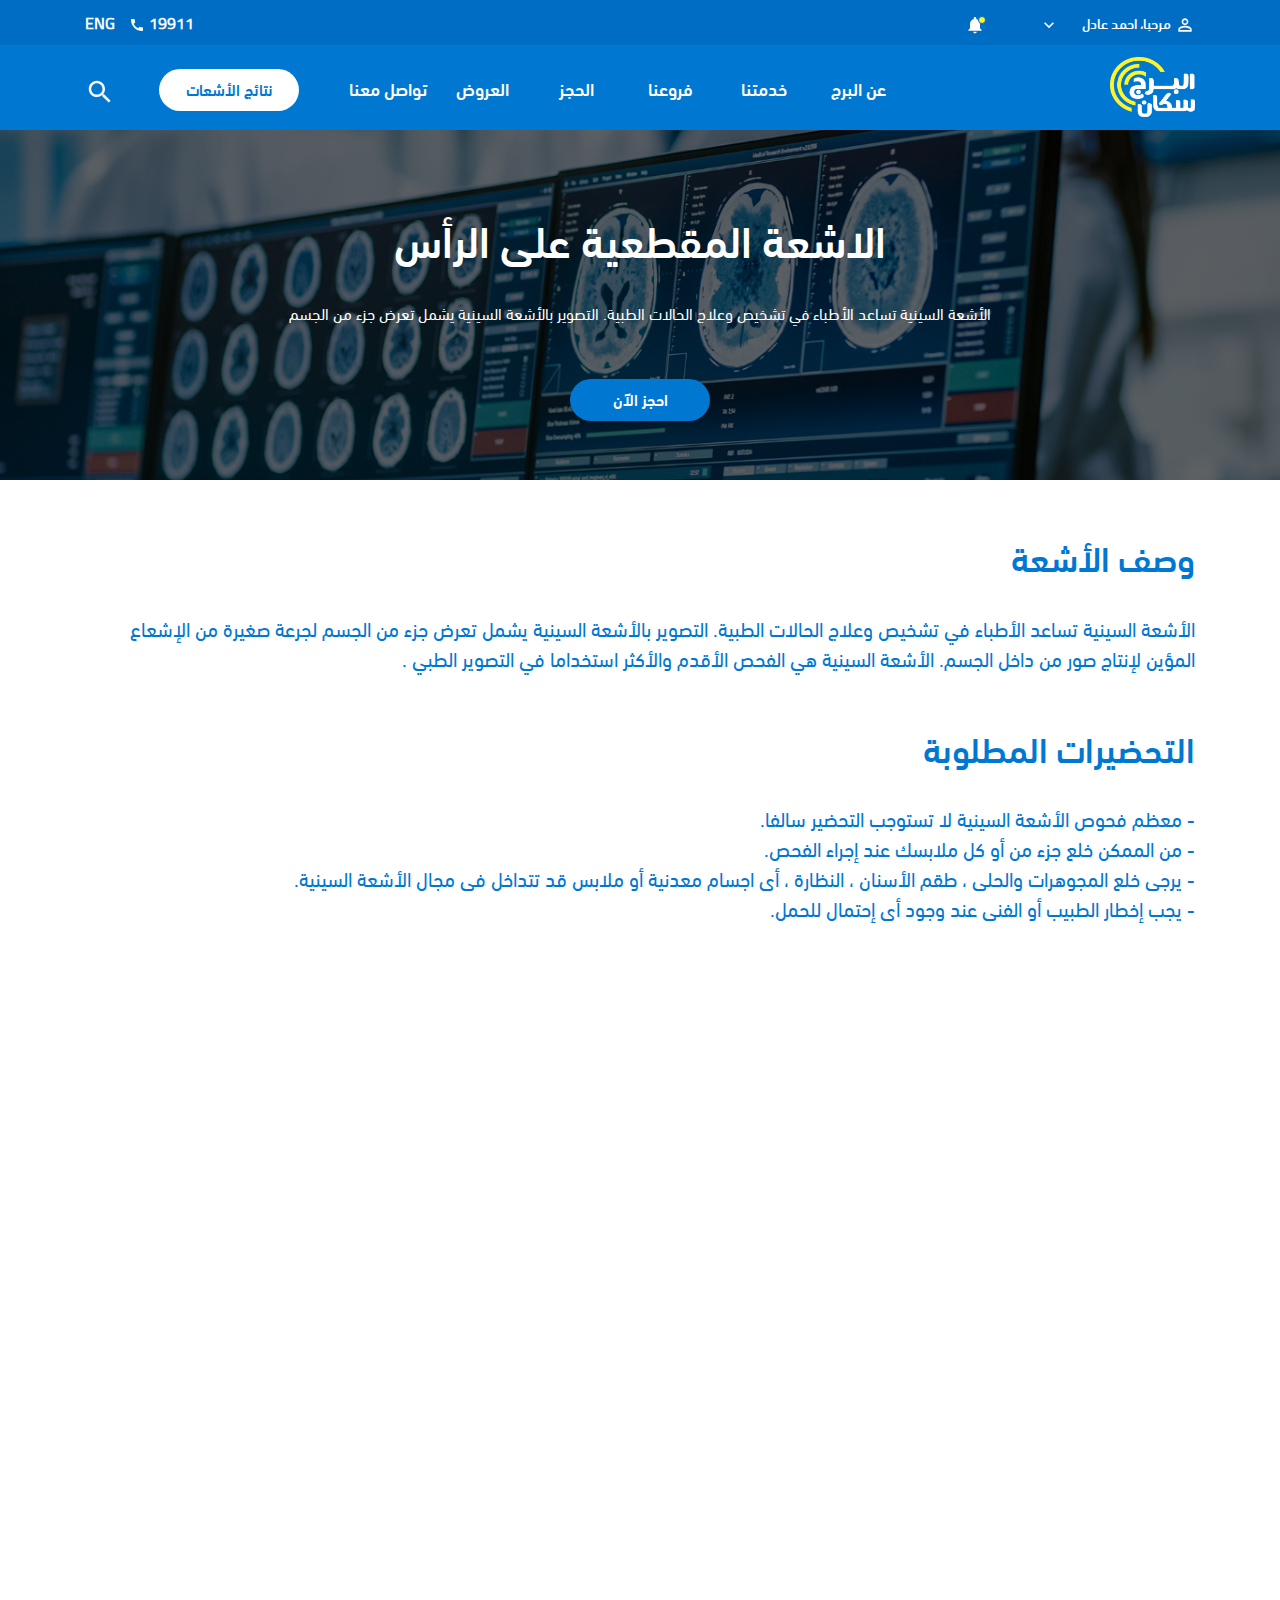
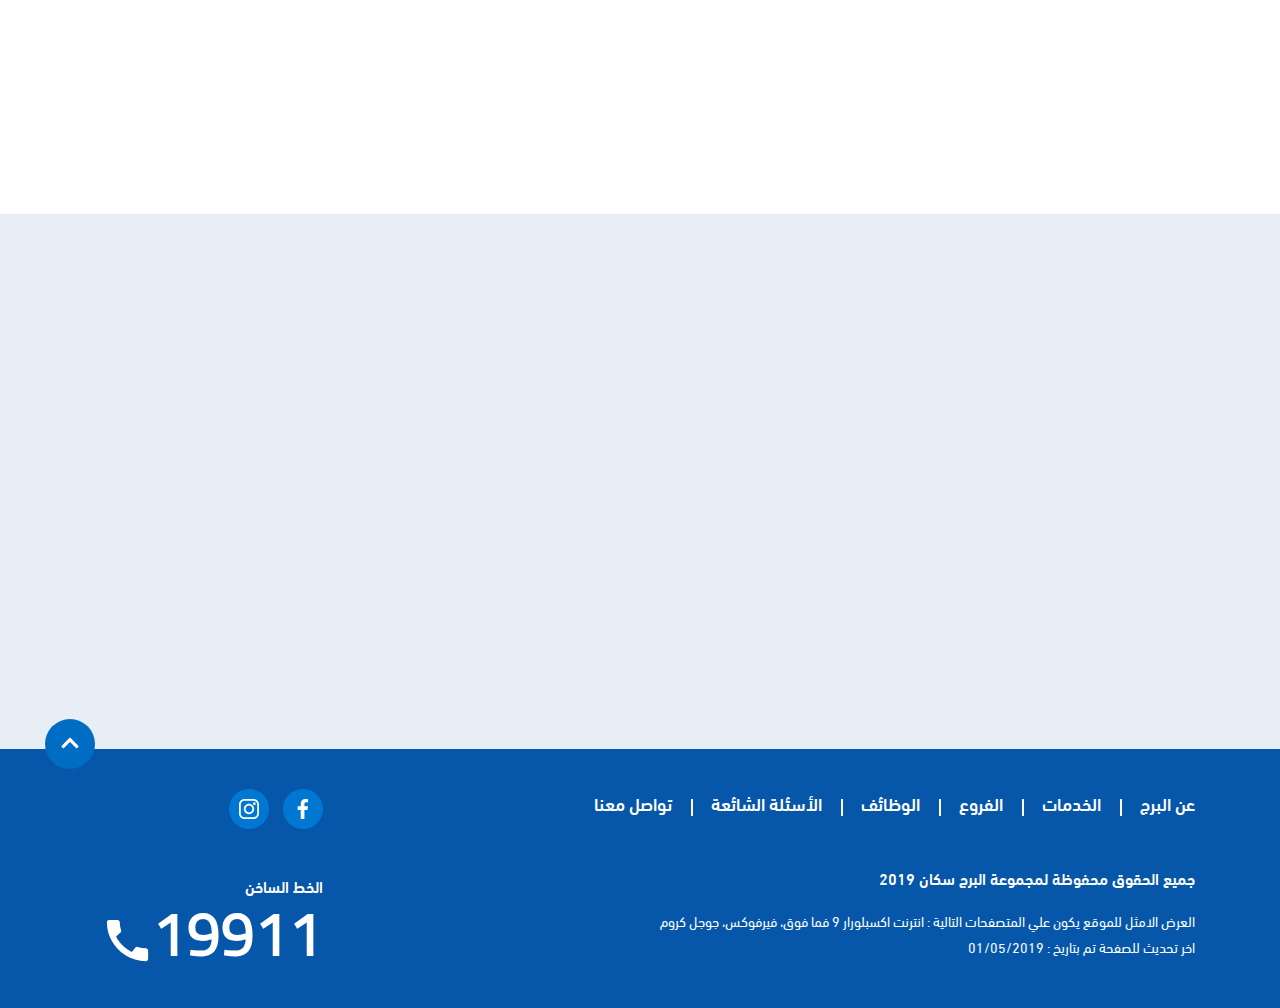
<file: services-details.html>
<!doctype html>
<html  class="no-js" dir='rtl' lang="">

<!-- inject:head.html -->
<head>
     <meta charset="utf-8">
    <meta http-equiv="x-ua-compatible" content="ie=edge">
    <title></title>
    <meta name="viewport" content="width=device-width,initial-scale=1.0, maximum-scale=1.0, user-scalable=no">

    <link rel="icon" type="image/png"  href="images/favicon.png">

	<link rel="stylesheet" href="css/bootstrap.min-ar.css">
	<link rel="stylesheet" href="css/bootstrap.min.css">
	<link rel="stylesheet" href="css/animate.css">
	<link rel="stylesheet" href="css/slick.css">
	<link rel="stylesheet" href="css/slick-theme.css">
	<link rel="stylesheet" href="css/main-ar.css">

    <!-- ENG Styles -->
	<!-- <link rel="stylesheet" href="css/bootstrap.min.css">
	<link rel="stylesheet" href="css/main.css"> -->
</head>

<!-- endinject -->
<body>
	<!-- inject:loader.html -->
	<div class="loader-container">
	<div class="spinner"></div>
</div>
	<!-- endinject -->

	<div class="page">

		<!-- inject:header.html -->
		<header class="header-container">
	<div class="header-responsive-container">
		<div class="container">
			<div class="header-responsive">
				<a href="javascript:;" class="header-responsive-open">
					<div class="icon-burger">
						<span></span>
						<span></span>
						<span></span>
						<span></span>
					</div>
				</a>
				<a href="index.html">
					<img src="images/logo.png" class="logo" alt="">
				</a>			</div>
		</div>
	</div>
	
	<div class="header">
		<div class="header-top">
			<div class="container">
				<div class="row justfiy-content-between">
					<div class="col-6">
						<div class="profile-menu">
							<div class="profile-menu-dropdown">
								<svg class="icon icon-white icon-small">
									<use xlink:href="#icon-user-outline"></use>
								</svg>
								<span class="profile-menu-title">
									مرحبا، احمد عادل
								</span>
								<svg class="icon icon-small icon-white">
									<use xlink:href="#icon-arrow-down"></use>
								</svg>
							</div>
							<a href="javascript:;" class="notification-link animated swing">
								<svg class="icon icon-small icon-white">
									<use xlink:href="#icon-notification"></use>
								</svg>
								<span class="notification-badge"></span>
							</a>
						</div>
					</div>
					<div class="col-6 text-right">
						<div class="hotline">
							19911
							<svg class="icon icon-xsmall icon-white">
								<use xlink:href="#icon-call"></use>
							</svg>
						</div>
						<a href="javascript:;" class="language">ENG</a>
					</div>
				</div>
			</div>
		</div>
		<div class="header-menu-container">
			<div class="container">
				<div class="header-menu">
					<img src="images/logo.png" class="logo" alt="">
					<div class="header-menu-links">
						<div class="header-menu-link">
							<a href="javascript:;">
								عن البرج 
							</a>
						</div>
						<div class="header-menu-link">
							<a href="javascript:;">
								خدمتنا
							</a>
						</div>
						<div class="header-menu-link">
							<a href="javascript:;">
								فروعنا
							</a>
						</div>
						<div class="header-menu-link">
							<a href="javascript:;">
								الحجز
							</a>
						</div>
						<div class="header-menu-link">
							<a href="javascript:;">
								العروض
							</a>
						</div>
						<div class="header-menu-link">
							<a href="javascript:;">
								تواصل معنا
							</a>
						</div>
						<a href="javascript:;" class="button button-white">
							نتائج الأشعات
						</a>
						<a href="javascript:;" class="button-search">
							<svg class="icon icon-meduim icon-white">
								<use xlink:href="#icon-search"></use>
							</svg>
						</a>
					</div>
				</div>

			</div>

		</div>
	</div>
</header>

<!---Header Responsive-->
	<div class="header-responsive-menu-container">
		<div class="header-responsive-menu">
			<!-- <a href="javascript:;" class="header-responsive-close">
				<i class="fas fa-times icon"></i>
			</a> -->
			<ul class="header-menu-list">
				<li class="header-menu-item">
					<a href="javascript:;" class="header-menu-link">
						عن البرج 
					</a>
				</li>
				<li class="header-menu-item">
					<a href="javascript:;" class="header-menu-link">
						خدمتنا                     
					</a>
				</li>
				<li class="header-menu-item">
					<a href="javascript:;" class="header-menu-link">
						فروعنا                     
					</a>
				</li>
				<li class="header-menu-item">
					<a href="javascript:;" class="header-menu-link">
						الحجز                     
					</a>
				</li>
				<li class="header-menu-item">
					<a href="javascript:;" class="header-menu-link">
						العروض                     
					</a>
				</li>
				<li class="header-menu-item">
					<a href="javascript:;" class="header-menu-link">
						تواصل معنا
					</a>
				</li>
				<li class="header-menu-item mt-5">
					<div class="hotline">
						<span class="title title-xsmall">الخط الساخن</span>
						<div class="d-inline-block title title-meduim">
							19911
						</div>
						<svg class="icon icon-blue">
							<use xlink:href="#icon-call"></use>
						</svg>
					</div>
				</li>
				<li class="header-menu-item">
					<a href="javascript:;" class="button button-white">
						نتائج الأشعات
					</a>
				</li>
			</ul>
		</div>
	</div>
		<!-- endinject -->

		<div class="page-content services">
			<div class="services-details">
				<div class="page-details">

					<!---Page Details Header-->
					<div class="page-details-header">
						<div class="page-details-header-details">
							<div class="page-details-header-title">
								الاشعة المقطعية على الرأس
							</div>
							<div class="page-details-header-brief">
								الأشعة السينية تساعد الأطباء في تشخيص وعلاج الحالات الطبية. التصوير بالأشعة السينية يشمل تعرض جزء من الجسم
							</div>
							<a href="" class="page-details-header-button button button-blue mt-4">
								احجز الآن
							</a>
						</div>
					</div>
				</div>

				<!---Page Details Content-->
				<div class="section">
					<div class="container">
						<div class="animated fadeIn wow">
							<div class="page-details-title">
								وصف الأشعة
							</div>
							<div class="page-details-brief">
								الأشعة السينية تساعد الأطباء في تشخيص وعلاج الحالات الطبية. التصوير بالأشعة السينية يشمل تعرض جزء من الجسم لجرعة صغيرة من الإشعاع المؤين لإنتاج صور من داخل الجسم. الأشعة السينية هي الفحص الأقدم والأكثر استخداما في التصوير الطبي .
							</div>
						</div>

						<div class="mt-5 animated fadeIn wow">
							<div class="page-details-title">
								التحضيرات المطلوبة
							</div>
							<div class="page-details-brief">
								<div>
									- معظم فحوص الأشعة السينية لا تستوجب التحضير سالفا.
								</div>
								<div>
									- من الممكن خلع جزء من أو كل ملابسك عند إجراء الفحص.
								</div>
								<div>
								- يرجى خلع المجوهرات والحلى ، طقم الأسنان ، النظارة ، أى اجسام معدنية أو ملابس قد تتداخل فى مجال الأشعة السينية.							</div>	
								<div>
									- يجب إخطار الطبيب أو الفنى عند وجود أى إحتمال للحمل.
								</div>
							</div>
						</div>
					</div>
				</div>

				<!--Services presenters-->
				<div class="m-h-400 section section-light services-presenters animated fadeIn wow" dir="rtl">
					<div class="container">
						<div class="title title-large title-blue">
							 أطباء الأشعة
						</div>
						<div class="services-presenters-list">
							<div class="services-presenters-list-slider slick">
								<div class="services-presenters-item">
									<div class="caption">
										<div class="caption-media">
											<div class="services-presenters-image">
												<img src="images/male-user.svg" class="object-fit"  alt="">
											</div>
										</div>
										<div class="caption-text">
											<div class="services-presenters-details">
												<div class="services-presenters-title">
													د. مصطفي عبد الله
												</div>
												<div class="services-presenters-position">
													اخصائي الاشعه المقطعية والسونار
												</div>
											</div>

										</div>
									</div>
								</div>
								<div class="services-presenters-item">
									<div class="caption">
										<div class="caption-media">
											<div class="services-presenters-image">
												<img src="images/male-user.svg" class="object-fit"  alt="">
											</div>
										</div>
										<div class="caption-text">
											<div class="services-presenters-details">
												<div class="services-presenters-title">
													د. مصطفي عبد الله
												</div>
												<div class="services-presenters-position">
													اخصائي الاشعه المقطعية والسونار
												</div>
											</div>
											
										</div>
									</div>
								</div><div class="services-presenters-item">
									<div class="caption">
										<div class="caption-media">
											<div class="services-presenters-image">
												<img src="images/male-user.svg" class="object-fit"  alt="">
											</div>
										</div>
										<div class="caption-text">
											<div class="services-presenters-details">
												<div class="services-presenters-title">
													د. مصطفي عبد الله
												</div>
												<div class="services-presenters-position">
													اخصائي الاشعه المقطعية والسونار
												</div>
											</div>
											
										</div>
									</div>
								</div>
								<div class="services-presenters-item">
									<div class="caption">
										<div class="caption-media">
											<div class="services-presenters-image">
												<img src="images/male-user.svg" class="object-fit"  alt="">
											</div>
										</div>
										<div class="caption-text">
											<div class="services-presenters-details">
												<div class="services-presenters-title">
													د. مصطفي عبد الله
												</div>
												<div class="services-presenters-position">
													اخصائي الاشعه المقطعية والسونار
												</div>
											</div>
											
										</div>
									</div>
								</div>
							</div>
						</div>
					</div>
				</div>
				
				<!--Services devices-->
				<div class=" m-h-400 section animated fadeIn wow" dir="rtl">
					<div class="container">
						<div class="title title-large title-blue">
							الاجهزة المستخدمة
						</div>
						<div class="services-devices">
							<div class="services-devices-slider slick">
								<div class="services-devices-item">
									<div class="caption">
										<div class="caption-media">
											<div class="services-devices-image">
												<img src="images/dummy/img5.png" class="object-fit" alt="">
											</div>
										</div>
										<div class="caption-text">
											<div class="services-devices-details">
												<div class="services-devices-title">
													Exergen TAT-5000
												</div>
												<div class="services-devices-brief">
													مضاعفة شبكة فروعنا لنصبح الأقرب اليكم ، وكذلك إفتتاح خدمات التحاليل الطبية لكي نخدمكم بأفضل طريقة ممكنة. ننصحكم بزيارة الموقع بصفة مستمرة للإطلاع على أحدث المستجدات لدينا
												</div>
											</div>
										</div>
									</div>
								</div>
								<div class="services-devices-item">
									<div class="caption">
										<div class="caption-media">
											<div class="services-devices-image">
												<img src="images/dummy/img5.png" class="object-fit" alt="">
											</div>
										</div>
										<div class="caption-text">
											<div class="services-devices-details">
												<div class="services-devices-title">
													Exergen TAT-5000
												</div>
												<div class="services-devices-brief">
													مضاعفة شبكة فروعنا لنصبح الأقرب اليكم ، وكذلك إفتتاح خدمات التحاليل الطبية لكي نخدمكم بأفضل طريقة ممكنة. ننصحكم بزيارة الموقع بصفة مستمرة للإطلاع على أحدث المستجدات لدينا
												</div>
											</div>
										</div>
									</div>
								</div>
								<div class="services-devices-item">
									<div class="caption">
										<div class="caption-media">
											<div class="services-devices-image">
												<img src="images/dummy/img5.png" class="object-fit" alt="">
											</div>
										</div>
										<div class="caption-text">
											<div class="services-devices-details">
												<div class="services-devices-title">
													Exergen TAT-5000
												</div>
												<div class="services-devices-brief">
													مضاعفة شبكة فروعنا لنصبح الأقرب اليكم ، وكذلك إفتتاح خدمات التحاليل الطبية لكي نخدمكم بأفضل طريقة ممكنة. ننصحكم بزيارة الموقع بصفة مستمرة للإطلاع على أحدث المستجدات لدينا
												</div>
											</div>
										</div>
									</div>
								</div>
							</div>
						</div>

					</div>
				</div>

				<div class="home-visit-container">
					<div class="section">
						<div class="container">
							<div class="row home-visit  no-gutters ">
								<div class="col-lg-5 col-md-6 col-sm-12 mt-auto mb-auto">
									<div class="home-visit-details">
										<div class="wow home-visit-title">
											احجز زيارتك الآن
										</div>
										<p class="wow home-visit-brief">
											تقدر تعمل الأشعة وانت في مكانك فقط احجز زيارة منزلية وهنجيلك لأي مكان
										</p>
										<a href="javascript:;" class="position-button button button-navigate mt-5  wow home-visit-button" data-wow-delay="0.1s">
											احجز الآن
											<svg class="icon rotate">
												<use xlink:href="#icon-arrow-right"></use>
											</svg>
										</a>
									</div>
								</div>
		
								<div class="col-lg-7 col-md-6 col-sm-12">
									<img src="images/visit.png" class="home-visit-image wow" alt="">
								</div>
		
							</div>
						</div>
					</div>
				</div>
			</div>
		</div>



		<!-- inject:footer.html -->
		
<footer class="footer">
	
	<div class="footer-container container">
		<div class="row justify-content-between">
			<div class="col-lg-9">
				<div class="footer-menu">
					<ul>
						<li>
							<a href="javascript:;">
								عن البرج 
							</a>
						</li>
						<li>
							<a href="javascript:;">
								الخدمات
							</a>
						</li>
						<li>
							<a href="javascript:;">
								الفروع
							</a>
						</li>
						<li>
							<a href="javascript:;">
								الوظائف
							</a>
						</li>
						<li>
							<a href="javascript:;">
								الأسئلة الشائعة
							</a>
						</li>
						<li>
							<a href="javascript:;">
								تواصل معنا
							</a>
						</li>
					</ul>
				</div>
				<div class="footer-rights">
					جميع الحقوق محفوظة لمجموعة البرج سكان 2019
				</div>
				<div class="footer-resoultion">
					العرض الامثل للموقع يكون علي المتصفحات التالية : انترنت اكسبلورار 9 فما فوق، فيرفوكس، جوجل كروم
				</div>
				<div class="footer-update">
					اخر تحديث للصفحة تم بتاريخ : 01/05/2019
				</div>
			</div>

			<div class="col-lg-auto mt-5 mt-xl-0">
				<div class="social-links">
					<a href="" class="facebook social-links-item">
						<svg class="icon">
							<use xlink:href="#icon-facebook"></use>
						</svg>
					</a>
					<a href="" class="instgram social-links-item">
						<svg class="icon">
							<use xlink:href="#icon-instgram"></use>
						</svg>
					</a>
				</div>
				<div class="hotline">
					<div class="hotline-text">
						الخط الساخن
					</div>
					<div class="hotline-number">
						<span>
							19911
						</span>
						<svg class="icon">
							<use xlink:href="#icon-call"></use>
						</svg>
					</div>
				</div>
				
			</div>
		</div>
		
	</div>

	<div class="scroll-top">
		<i class="fas fa-chevron-up icon"></i>	
	</div>
</footer>


<script src="js/jquery-3.3.1.min.js"></script>
<script src="js/popper.min.js"></script>
<script src="js/bootstrap.min.js"></script>
<script src="js/fontawesome-all.js"></script>
<script src="js/slick.js"></script>
<script src="js/wow.min.js"></script>

<script src="js/parallax.js"></script>

<script src="js/main.js"></script>

		<!-- endinject -->



	</div>
</div>
<!-- inject:svg.html -->
<div class="d-none">
	<svg>
		<symbol id="icon-arrow-right" viewBox="0 0 32 32">
			<path d="M11.453 22.12l6.107-6.12-6.107-6.12 1.88-1.88 8 8-8 8-1.88-1.88z"></path>
		</symbol>
		<symbol id="icon-call" viewBox="0 0 32 32">
			<path d="M26.68 20.507c-1.64 0-3.227-0.267-4.707-0.747-0.467-0.16-0.987-0.040-1.347 0.32l-2.093 2.627c-3.773-1.8-7.307-5.2-9.187-9.107l2.6-2.213c0.36-0.373 0.467-0.893 0.32-1.36-0.493-1.48-0.747-3.067-0.747-4.707 0-0.72-0.6-1.32-1.32-1.32h-4.613c-0.72 0-1.587 0.32-1.587 1.32 0 12.387 10.307 22.68 22.68 22.68 0.947 0 1.32-0.84 1.32-1.573v-4.6c0-0.72-0.6-1.32-1.32-1.32z"></path>
		</symbol>
		<symbol id="icon-search" viewBox="0 0 32 32">
			<path d="M20.667 18.667h-1.053l-0.373-0.36c1.307-1.52 2.093-3.493 2.093-5.64 0-4.787-3.88-8.667-8.667-8.667s-8.667 3.88-8.667 8.667 3.88 8.667 8.667 8.667c2.147 0 4.12-0.787 5.64-2.093l0.36 0.373v1.053l6.667 6.653 1.987-1.987-6.653-6.667zM12.667 18.667c-3.32 0-6-2.68-6-6s2.68-6 6-6 6 2.68 6 6-2.68 6-6 6z"></path>
		</symbol>
		<symbol id="icon-add" viewBox="0 0 32 32">
			<path d="M25.333 17.333h-8v8h-2.667v-8h-8v-2.667h8v-8h2.667v8h8v2.667z"></path>
		</symbol>
		<symbol id="icon-clock" viewBox="0 0 27 32">
			<path d="M16.766 0h-6.095c-0.842 0-1.524 0.682-1.524 1.524s0.682 1.524 1.524 1.524v0h6.095c0.842 0 1.524-0.682 1.524-1.524s-0.682-1.524-1.524-1.524v0zM13.72 19.81c0.841-0.002 1.522-0.683 1.524-1.524v-6.095c0-0.842-0.682-1.524-1.524-1.524s-1.524 0.682-1.524 1.524v0 6.095c0.002 0.841 0.683 1.522 1.524 1.524h0zM24.432 9.737l1.142-1.142c0.272-0.273 0.44-0.65 0.44-1.067s-0.168-0.793-0.44-1.067l-0.016-0.016c-0.273-0.272-0.65-0.44-1.067-0.44s-0.793 0.168-1.067 0.44l-1.142 1.142c-2.32-1.879-5.308-3.017-8.562-3.017-0.001 0-0.001 0-0.002 0h0c-7.415 0.079-13.43 5.966-13.713 13.323l-0.001 0.026c-0.003 0.111-0.005 0.242-0.005 0.373 0 7.574 6.14 13.714 13.714 13.714s13.714-6.14 13.714-13.714c0-3.248-1.129-6.233-3.017-8.583l0.021 0.027zM13.72 28.954c-5.891 0-10.667-4.776-10.667-10.667s4.776-10.667 10.667-10.667c5.891 0 10.667 4.776 10.667 10.667v0c0 0.002 0 0.005 0 0.008 0 5.887-4.772 10.659-10.659 10.659-0.003 0-0.006 0-0.008 0h0z"></path>
		</symbol>
		<symbol id="icon-buliding" viewBox="0 0 36 32">
			<path d="M17.779 7.111v-3.555c-0.006-1.962-1.596-3.55-3.557-3.555h-10.666c-1.961 0.006-3.549 1.594-3.555 3.555v24.896c0.006 1.961 1.594 3.549 3.555 3.555h28.452c1.958-0.010 3.543-1.597 3.549-3.555v-17.786c-0.006-1.961-1.594-3.549-3.555-3.555h-0.001zM7.111 28.451h-3.555v-3.562h3.555zM7.111 21.341h-3.555v-3.562h3.555zM7.111 14.23h-3.555v-3.564h3.555zM7.111 7.119h-3.555v-3.564h3.555zM14.221 28.451h-3.555v-3.562h3.555zM14.221 21.341h-3.555v-3.562h3.555zM14.221 14.23h-3.555v-3.564h3.555zM14.221 7.119h-3.555v-3.564h3.555zM30.221 28.451h-12.445v-3.562h3.555v-3.555h-3.553v-3.555h3.555v-3.558h-3.555v-3.555h12.445c0.981 0.002 1.776 0.797 1.779 1.778v14.222c0 0.001 0 0.001 0 0.002 0 0.984-0.797 1.782-1.781 1.783h-0zM28.451 14.221h-3.562v3.555h3.562zM28.451 21.332h-3.562v3.558h3.562z"></path>
		</symbol>
		<symbol id="icon-user-outline" viewBox="0 0 32 32">
			<path d="M16 7.867c1.547 0 2.8 1.253 2.8 2.8s-1.253 2.8-2.8 2.8-2.8-1.253-2.8-2.8 1.253-2.8 2.8-2.8zM16 19.867c3.96 0 8.133 1.947 8.133 2.8v1.467h-16.267v-1.467c0-0.853 4.173-2.8 8.133-2.8zM16 5.333c-2.947 0-5.333 2.387-5.333 5.333s2.387 5.333 5.333 5.333 5.333-2.387 5.333-5.333-2.387-5.333-5.333-5.333zM16 17.333c-3.56 0-10.667 1.787-10.667 5.333v4h21.333v-4c0-3.547-7.107-5.333-10.667-5.333z"></path>
		</symbol>
		<symbol id="icon-notification" viewBox="0 0 32 32">
			<path d="M16 29.333c1.467 0 2.667-1.2 2.667-2.667h-5.333c0 1.467 1.187 2.667 2.667 2.667zM24 21.333v-6.667c0-4.093-2.187-7.52-6-8.427v-0.907c0-1.107-0.893-2-2-2s-2 0.893-2 2v0.907c-3.827 0.907-6 4.32-6 8.427v6.667l-2.667 2.667v1.333h21.333v-1.333l-2.667-2.667z"></path>
		</symbol>
		<symbol id="icon-arrow-down" viewBox="0 0 32 32">
			<path d="M9.88 11.453l6.12 6.107 6.12-6.107 1.88 1.88-8 8-8-8 1.88-1.88z"></path>
		</symbol>
		<symbol id="icon-facebook" viewBox="0 0 17 32">
			<path d="M10.787 32v-14.595h4.897l0.735-5.689h-5.632v-3.633c0-1.647 0.455-2.769 2.82-2.769h3.010v-5.090c-1.278-0.142-2.76-0.223-4.261-0.223-0.044 0-0.089 0-0.133 0l0.007-0c-4.344 0-7.317 2.651-7.317 7.519v4.196h-4.912v5.69h4.912v14.595z"></path>
		</symbol>
		<symbol id="icon-instgram" viewBox="0 0 32 32">
			<path d="M23.169 0h-14.339c-4.875 0.006-8.825 3.956-8.83 8.83v14.339c0.005 4.875 3.956 8.825 8.83 8.831h14.339c4.875-0.006 8.825-3.956 8.831-8.83v-14.339c-0.006-4.875-3.956-8.825-8.83-8.831h-0.001zM29.161 23.169c-0.004 3.307-2.684 5.988-5.992 5.991h-14.339c-3.307-0.004-5.987-2.684-5.991-5.991v-14.338c0.004-3.308 2.684-5.988 5.991-5.992h14.339c3.307 0.004 5.988 2.684 5.991 5.992v14.338z"></path>
			<path d="M16 7.755c-4.554 0-8.246 3.692-8.246 8.246s3.692 8.246 8.246 8.246c4.554 0 8.246-3.692 8.246-8.246v0c-0.005-4.552-3.694-8.24-8.245-8.246h-0.001zM16 21.406c-2.986 0-5.406-2.421-5.406-5.406s2.421-5.406 5.406-5.406c2.986 0 5.406 2.421 5.406 5.406 0 0 0 0 0 0.001v-0c-0.004 2.984-2.422 5.402-5.406 5.406h-0z"></path>
			<path d="M24.591 5.348c-0 0-0 0-0 0-1.149 0-2.081 0.932-2.081 2.081s0.932 2.081 2.081 2.081c1.149 0 2.081-0.932 2.081-2.081 0-0.574-0.233-1.095-0.609-1.471v0c-0.377-0.376-0.897-0.608-1.471-0.61h-0z"></path>
		</symbol>
		<symbol id="icon-filter" viewBox="0 0 39 32">
			<path d="M16 0c-2.295 0.017-4.245 1.478-4.987 3.518l-0.012 0.037h-9.223c-0.982 0-1.778 0.796-1.778 1.778s0.796 1.778 1.778 1.778v0h9.223c0.742 2.087 2.7 3.554 5 3.554s4.258-1.467 4.989-3.517l0.012-0.037h16.332c0.982 0 1.778-0.796 1.778-1.778s-0.796-1.778-1.778-1.778v0h-16.332c-0.755-2.078-2.705-3.539-4.999-3.556h-0.002zM16 3.556c0.982 0 1.778 0.796 1.778 1.778s-0.796 1.778-1.778 1.778c-0.982 0-1.778-0.796-1.778-1.778v0c-0-0.008-0-0.017-0-0.027 0-0.967 0.784-1.751 1.751-1.751 0.009 0 0.019 0 0.028 0l-0.001-0zM26.667 10.667c-2.295 0.017-4.245 1.478-4.987 3.518l-0.012 0.037h-19.89c-0.982 0-1.778 0.796-1.778 1.778s0.796 1.778 1.778 1.778v0h19.89c0.742 2.087 2.7 3.554 5 3.554s4.258-1.467 4.988-3.517l0.012-0.037h5.666c0.982 0 1.778-0.796 1.778-1.778s-0.796-1.778-1.778-1.778v0h-5.666c-0.755-2.078-2.705-3.539-4.999-3.556h-0.002zM26.667 14.222c0.005-0 0.012-0 0.018-0 0.982 0 1.778 0.796 1.778 1.778s-0.796 1.778-1.778 1.778c-0.946 0-1.72-0.739-1.775-1.672l-0-0.005c0.002-0.031 0.003-0.066 0.003-0.102s-0.001-0.072-0.003-0.107l0 0.005c0.035-0.932 0.8-1.675 1.738-1.675 0.007 0 0.013 0 0.020 0h-0.001zM12.444 21.333c-2.305 0.018-4.261 1.49-4.998 3.543l-0.012 0.037c-0.089-0.016-0.192-0.025-0.298-0.025-0.009 0-0.018 0-0.027 0l0.001-0h-5.333c-0.982 0-1.778 0.796-1.778 1.778s0.796 1.778 1.778 1.778v0h5.333c0.002 0 0.004 0 0.007 0 0.112 0 0.222-0.010 0.328-0.030l-0.011 0.002c0.733 2.102 2.699 3.584 5.010 3.584 2.301 0 4.259-1.468 4.989-3.518l0.012-0.037h19.888c0.982 0 1.778-0.796 1.778-1.778s-0.796-1.778-1.778-1.778v0h-19.888c-0.755-2.078-2.705-3.539-4.999-3.556h-0.002zM12.444 24.889c0.982 0 1.778 0.796 1.778 1.778s-0.796 1.778-1.778 1.778c-0.982 0-1.778-0.796-1.778-1.778v0c-0-0.008-0-0.017-0-0.027 0-0.967 0.784-1.751 1.751-1.751 0.009 0 0.019 0 0.028 0l-0.001-0z"></path>
		</symbol>
	</svg>
</div>
<!-- endinject -->
</body>
</html>
</file>
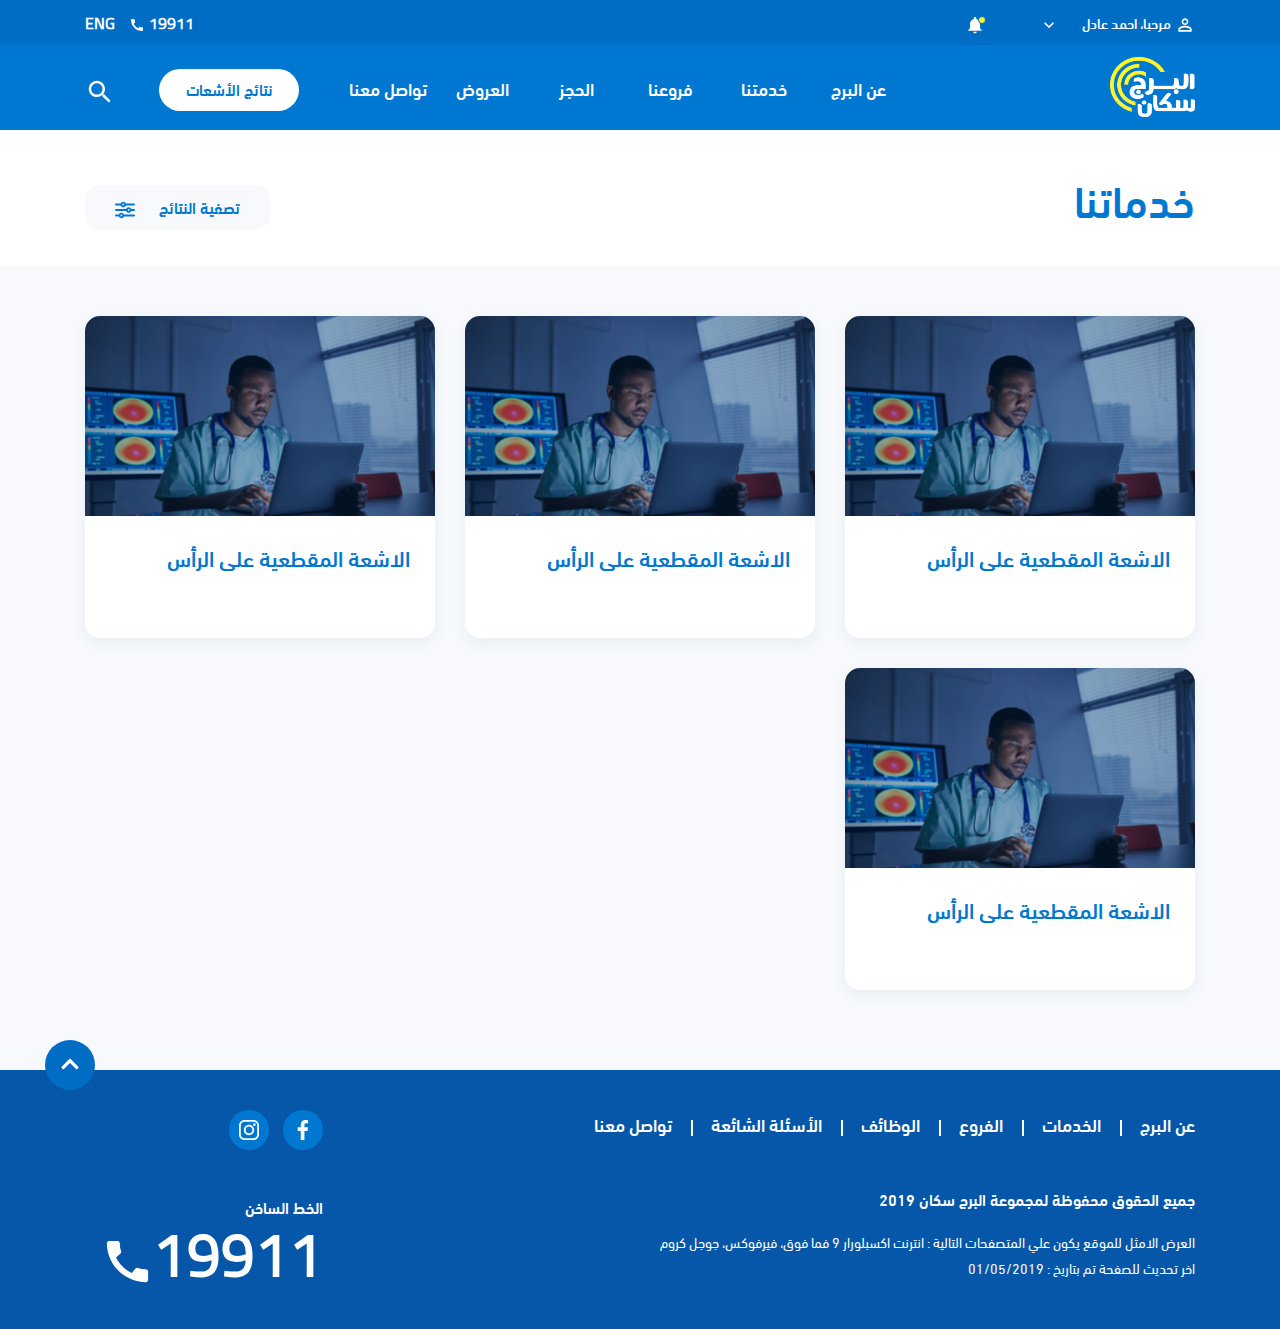
<file: services.html>
<!doctype html>
<html  class="no-js" dir='rtl' lang="">

<!-- inject:head.html -->
<head>
     <meta charset="utf-8">
    <meta http-equiv="x-ua-compatible" content="ie=edge">
    <title></title>
    <meta name="viewport" content="width=device-width,initial-scale=1.0, maximum-scale=1.0, user-scalable=no">

    <link rel="icon" type="image/png"  href="images/favicon.png">

	<link rel="stylesheet" href="css/bootstrap.min-ar.css">
	<link rel="stylesheet" href="css/bootstrap.min.css">
	<link rel="stylesheet" href="css/animate.css">
	<link rel="stylesheet" href="css/slick.css">
	<link rel="stylesheet" href="css/slick-theme.css">
	<link rel="stylesheet" href="css/main-ar.css">

    <!-- ENG Styles -->
	<!-- <link rel="stylesheet" href="css/bootstrap.min.css">
	<link rel="stylesheet" href="css/main.css"> -->
</head>

<!-- endinject -->
<body>
	<!-- inject:loader.html -->
	<div class="loader-container">
	<div class="spinner"></div>
</div>
	<!-- endinject -->
	
	<div class="page">

		<!-- inject:header.html -->
		<header class="header-container">
	<div class="header-responsive-container">
		<div class="container">
			<div class="header-responsive">
				<a href="javascript:;" class="header-responsive-open">
					<div class="icon-burger">
						<span></span>
						<span></span>
						<span></span>
						<span></span>
					</div>
				</a>
				<a href="index.html">
					<img src="images/logo.png" class="logo" alt="">
				</a>			</div>
		</div>
	</div>
	
	<div class="header">
		<div class="header-top">
			<div class="container">
				<div class="row justfiy-content-between">
					<div class="col-6">
						<div class="profile-menu">
							<div class="profile-menu-dropdown">
								<svg class="icon icon-white icon-small">
									<use xlink:href="#icon-user-outline"></use>
								</svg>
								<span class="profile-menu-title">
									مرحبا، احمد عادل
								</span>
								<svg class="icon icon-small icon-white">
									<use xlink:href="#icon-arrow-down"></use>
								</svg>
							</div>
							<a href="javascript:;" class="notification-link animated swing">
								<svg class="icon icon-small icon-white">
									<use xlink:href="#icon-notification"></use>
								</svg>
								<span class="notification-badge"></span>
							</a>
						</div>
					</div>
					<div class="col-6 text-right">
						<div class="hotline">
							19911
							<svg class="icon icon-xsmall icon-white">
								<use xlink:href="#icon-call"></use>
							</svg>
						</div>
						<a href="javascript:;" class="language">ENG</a>
					</div>
				</div>
			</div>
		</div>
		<div class="header-menu-container">
			<div class="container">
				<div class="header-menu">
					<img src="images/logo.png" class="logo" alt="">
					<div class="header-menu-links">
						<div class="header-menu-link">
							<a href="javascript:;">
								عن البرج 
							</a>
						</div>
						<div class="header-menu-link">
							<a href="javascript:;">
								خدمتنا
							</a>
						</div>
						<div class="header-menu-link">
							<a href="javascript:;">
								فروعنا
							</a>
						</div>
						<div class="header-menu-link">
							<a href="javascript:;">
								الحجز
							</a>
						</div>
						<div class="header-menu-link">
							<a href="javascript:;">
								العروض
							</a>
						</div>
						<div class="header-menu-link">
							<a href="javascript:;">
								تواصل معنا
							</a>
						</div>
						<a href="javascript:;" class="button button-white">
							نتائج الأشعات
						</a>
						<a href="javascript:;" class="button-search">
							<svg class="icon icon-meduim icon-white">
								<use xlink:href="#icon-search"></use>
							</svg>
						</a>
					</div>
				</div>

			</div>

		</div>
	</div>
</header>

<!---Header Responsive-->
	<div class="header-responsive-menu-container">
		<div class="header-responsive-menu">
			<!-- <a href="javascript:;" class="header-responsive-close">
				<i class="fas fa-times icon"></i>
			</a> -->
			<ul class="header-menu-list">
				<li class="header-menu-item">
					<a href="javascript:;" class="header-menu-link">
						عن البرج 
					</a>
				</li>
				<li class="header-menu-item">
					<a href="javascript:;" class="header-menu-link">
						خدمتنا                     
					</a>
				</li>
				<li class="header-menu-item">
					<a href="javascript:;" class="header-menu-link">
						فروعنا                     
					</a>
				</li>
				<li class="header-menu-item">
					<a href="javascript:;" class="header-menu-link">
						الحجز                     
					</a>
				</li>
				<li class="header-menu-item">
					<a href="javascript:;" class="header-menu-link">
						العروض                     
					</a>
				</li>
				<li class="header-menu-item">
					<a href="javascript:;" class="header-menu-link">
						تواصل معنا
					</a>
				</li>
				<li class="header-menu-item mt-5">
					<div class="hotline">
						<span class="title title-xsmall">الخط الساخن</span>
						<div class="d-inline-block title title-meduim">
							19911
						</div>
						<svg class="icon icon-blue">
							<use xlink:href="#icon-call"></use>
						</svg>
					</div>
				</li>
				<li class="header-menu-item">
					<a href="javascript:;" class="button button-white">
						نتائج الأشعات
					</a>
				</li>
			</ul>
		</div>
	</div>
		<!-- endinject -->

		<div class="page-content services">
			<div class="page-header-container">
				<div class="container">
					<div class="page-header">
						<div class="page-header-title">
							خدماتنا
						</div>
						<div class="page-header-action">
							<div class="dropdown filter-dropdown">
								<a class="page-header-button" href="#" id="filterDropdown" data-toggle="dropdown" aria-haspopup="true" aria-expanded="false">
									تصفية النتائج
									<svg class="icon">
										<use xlink:href="#icon-filter"></use>
									</svg>
								</a>

								<div class="dropdown-menu" aria-labelledby="filterDropdown">
									<a href="" class="dropdown-menu-item">
										كل الخدمات
									</a>
									<a href="" class="dropdown-menu-item">خ
										دمات اخري
									</a>
								</div>
							</div>
						</div>
					</div>
					
				</div>
				
			</div>
			<div class="services-list section section-light">
				<div class="container">
					<div class="row">
						<div class="col-lg-4 col-md-6 services-item-container">
							<a href="javascript:;" class="services-item wow">
								<div class="services-item-image">
									<img src="images/dummy/img1.png" class="object-fit" alt="">
									<div class="services-item-brief">
										الفحص بالاشعة المقطعيةالفحص بالاشعة المقطعية يجمع بين الأشعة 
									</div>
								</div>
								<div class="services-item-details">
									<div class="services-item-title">
										الاشعة المقطعية على الرأس
									</div>
									
								</div>
							</a>
						</div>
						<div class="col-lg-4 col-md-6 services-item-container">
							<a href="javascript:;" class="services-item wow">
								<div class="services-item-image">
									<img src="images/dummy/img1.png" class="object-fit" alt="">
									<div class="services-item-brief">
										الفحص بالاشعة المقطعيةالفحص بالاشعة المقطعية يجمع بين الأشعة 
									</div>
								</div>
								<div class="services-item-details">
									<div class="services-item-title">
										الاشعة المقطعية على الرأس
									</div>
									
								</div>
							</a>
						</div>
						<div class="col-lg-4 col-md-6 services-item-container">
							<a href="javascript:;" class="services-item wow">
								<div class="services-item-image">
									<img src="images/dummy/img1.png" class="object-fit" alt="">
									<div class="services-item-brief">
										الفحص بالاشعة المقطعيةالفحص بالاشعة المقطعية يجمع بين الأشعة 
									</div>
								</div>
								<div class="services-item-details">
									<div class="services-item-title">
										الاشعة المقطعية على الرأس
									</div>
									
								</div>
							</a>
						</div>
						<div class="col-lg-4 col-md-6 services-item-container">
							<a href="javascript:;" class="services-item wow">
								<div class="services-item-image">
									<img src="images/dummy/img1.png" class="object-fit" alt="">
									<div class="services-item-brief">
										الفحص بالاشعة المقطعيةالفحص بالاشعة المقطعية يجمع بين الأشعة 
									</div>
								</div>
								<div class="services-item-details">
									<div class="services-item-title">
										الاشعة المقطعية على الرأس
									</div>
									
								</div>
							</a>
						</div>


					</div>
				</div>
			</div>

			<!-- inject:footer.html -->
			
<footer class="footer">
	
	<div class="footer-container container">
		<div class="row justify-content-between">
			<div class="col-lg-9">
				<div class="footer-menu">
					<ul>
						<li>
							<a href="javascript:;">
								عن البرج 
							</a>
						</li>
						<li>
							<a href="javascript:;">
								الخدمات
							</a>
						</li>
						<li>
							<a href="javascript:;">
								الفروع
							</a>
						</li>
						<li>
							<a href="javascript:;">
								الوظائف
							</a>
						</li>
						<li>
							<a href="javascript:;">
								الأسئلة الشائعة
							</a>
						</li>
						<li>
							<a href="javascript:;">
								تواصل معنا
							</a>
						</li>
					</ul>
				</div>
				<div class="footer-rights">
					جميع الحقوق محفوظة لمجموعة البرج سكان 2019
				</div>
				<div class="footer-resoultion">
					العرض الامثل للموقع يكون علي المتصفحات التالية : انترنت اكسبلورار 9 فما فوق، فيرفوكس، جوجل كروم
				</div>
				<div class="footer-update">
					اخر تحديث للصفحة تم بتاريخ : 01/05/2019
				</div>
			</div>

			<div class="col-lg-auto mt-5 mt-xl-0">
				<div class="social-links">
					<a href="" class="facebook social-links-item">
						<svg class="icon">
							<use xlink:href="#icon-facebook"></use>
						</svg>
					</a>
					<a href="" class="instgram social-links-item">
						<svg class="icon">
							<use xlink:href="#icon-instgram"></use>
						</svg>
					</a>
				</div>
				<div class="hotline">
					<div class="hotline-text">
						الخط الساخن
					</div>
					<div class="hotline-number">
						<span>
							19911
						</span>
						<svg class="icon">
							<use xlink:href="#icon-call"></use>
						</svg>
					</div>
				</div>
				
			</div>
		</div>
		
	</div>

	<div class="scroll-top">
		<i class="fas fa-chevron-up icon"></i>	
	</div>
</footer>


<script src="js/jquery-3.3.1.min.js"></script>
<script src="js/popper.min.js"></script>
<script src="js/bootstrap.min.js"></script>
<script src="js/fontawesome-all.js"></script>
<script src="js/slick.js"></script>
<script src="js/wow.min.js"></script>

<script src="js/parallax.js"></script>

<script src="js/main.js"></script>

			<!-- endinject -->



		</div>
	</div>
	<!-- inject:svg.html -->
	<div class="d-none">
	<svg>
		<symbol id="icon-arrow-right" viewBox="0 0 32 32">
			<path d="M11.453 22.12l6.107-6.12-6.107-6.12 1.88-1.88 8 8-8 8-1.88-1.88z"></path>
		</symbol>
		<symbol id="icon-call" viewBox="0 0 32 32">
			<path d="M26.68 20.507c-1.64 0-3.227-0.267-4.707-0.747-0.467-0.16-0.987-0.040-1.347 0.32l-2.093 2.627c-3.773-1.8-7.307-5.2-9.187-9.107l2.6-2.213c0.36-0.373 0.467-0.893 0.32-1.36-0.493-1.48-0.747-3.067-0.747-4.707 0-0.72-0.6-1.32-1.32-1.32h-4.613c-0.72 0-1.587 0.32-1.587 1.32 0 12.387 10.307 22.68 22.68 22.68 0.947 0 1.32-0.84 1.32-1.573v-4.6c0-0.72-0.6-1.32-1.32-1.32z"></path>
		</symbol>
		<symbol id="icon-search" viewBox="0 0 32 32">
			<path d="M20.667 18.667h-1.053l-0.373-0.36c1.307-1.52 2.093-3.493 2.093-5.64 0-4.787-3.88-8.667-8.667-8.667s-8.667 3.88-8.667 8.667 3.88 8.667 8.667 8.667c2.147 0 4.12-0.787 5.64-2.093l0.36 0.373v1.053l6.667 6.653 1.987-1.987-6.653-6.667zM12.667 18.667c-3.32 0-6-2.68-6-6s2.68-6 6-6 6 2.68 6 6-2.68 6-6 6z"></path>
		</symbol>
		<symbol id="icon-add" viewBox="0 0 32 32">
			<path d="M25.333 17.333h-8v8h-2.667v-8h-8v-2.667h8v-8h2.667v8h8v2.667z"></path>
		</symbol>
		<symbol id="icon-clock" viewBox="0 0 27 32">
			<path d="M16.766 0h-6.095c-0.842 0-1.524 0.682-1.524 1.524s0.682 1.524 1.524 1.524v0h6.095c0.842 0 1.524-0.682 1.524-1.524s-0.682-1.524-1.524-1.524v0zM13.72 19.81c0.841-0.002 1.522-0.683 1.524-1.524v-6.095c0-0.842-0.682-1.524-1.524-1.524s-1.524 0.682-1.524 1.524v0 6.095c0.002 0.841 0.683 1.522 1.524 1.524h0zM24.432 9.737l1.142-1.142c0.272-0.273 0.44-0.65 0.44-1.067s-0.168-0.793-0.44-1.067l-0.016-0.016c-0.273-0.272-0.65-0.44-1.067-0.44s-0.793 0.168-1.067 0.44l-1.142 1.142c-2.32-1.879-5.308-3.017-8.562-3.017-0.001 0-0.001 0-0.002 0h0c-7.415 0.079-13.43 5.966-13.713 13.323l-0.001 0.026c-0.003 0.111-0.005 0.242-0.005 0.373 0 7.574 6.14 13.714 13.714 13.714s13.714-6.14 13.714-13.714c0-3.248-1.129-6.233-3.017-8.583l0.021 0.027zM13.72 28.954c-5.891 0-10.667-4.776-10.667-10.667s4.776-10.667 10.667-10.667c5.891 0 10.667 4.776 10.667 10.667v0c0 0.002 0 0.005 0 0.008 0 5.887-4.772 10.659-10.659 10.659-0.003 0-0.006 0-0.008 0h0z"></path>
		</symbol>
		<symbol id="icon-buliding" viewBox="0 0 36 32">
			<path d="M17.779 7.111v-3.555c-0.006-1.962-1.596-3.55-3.557-3.555h-10.666c-1.961 0.006-3.549 1.594-3.555 3.555v24.896c0.006 1.961 1.594 3.549 3.555 3.555h28.452c1.958-0.010 3.543-1.597 3.549-3.555v-17.786c-0.006-1.961-1.594-3.549-3.555-3.555h-0.001zM7.111 28.451h-3.555v-3.562h3.555zM7.111 21.341h-3.555v-3.562h3.555zM7.111 14.23h-3.555v-3.564h3.555zM7.111 7.119h-3.555v-3.564h3.555zM14.221 28.451h-3.555v-3.562h3.555zM14.221 21.341h-3.555v-3.562h3.555zM14.221 14.23h-3.555v-3.564h3.555zM14.221 7.119h-3.555v-3.564h3.555zM30.221 28.451h-12.445v-3.562h3.555v-3.555h-3.553v-3.555h3.555v-3.558h-3.555v-3.555h12.445c0.981 0.002 1.776 0.797 1.779 1.778v14.222c0 0.001 0 0.001 0 0.002 0 0.984-0.797 1.782-1.781 1.783h-0zM28.451 14.221h-3.562v3.555h3.562zM28.451 21.332h-3.562v3.558h3.562z"></path>
		</symbol>
		<symbol id="icon-user-outline" viewBox="0 0 32 32">
			<path d="M16 7.867c1.547 0 2.8 1.253 2.8 2.8s-1.253 2.8-2.8 2.8-2.8-1.253-2.8-2.8 1.253-2.8 2.8-2.8zM16 19.867c3.96 0 8.133 1.947 8.133 2.8v1.467h-16.267v-1.467c0-0.853 4.173-2.8 8.133-2.8zM16 5.333c-2.947 0-5.333 2.387-5.333 5.333s2.387 5.333 5.333 5.333 5.333-2.387 5.333-5.333-2.387-5.333-5.333-5.333zM16 17.333c-3.56 0-10.667 1.787-10.667 5.333v4h21.333v-4c0-3.547-7.107-5.333-10.667-5.333z"></path>
		</symbol>
		<symbol id="icon-notification" viewBox="0 0 32 32">
			<path d="M16 29.333c1.467 0 2.667-1.2 2.667-2.667h-5.333c0 1.467 1.187 2.667 2.667 2.667zM24 21.333v-6.667c0-4.093-2.187-7.52-6-8.427v-0.907c0-1.107-0.893-2-2-2s-2 0.893-2 2v0.907c-3.827 0.907-6 4.32-6 8.427v6.667l-2.667 2.667v1.333h21.333v-1.333l-2.667-2.667z"></path>
		</symbol>
		<symbol id="icon-arrow-down" viewBox="0 0 32 32">
			<path d="M9.88 11.453l6.12 6.107 6.12-6.107 1.88 1.88-8 8-8-8 1.88-1.88z"></path>
		</symbol>
		<symbol id="icon-facebook" viewBox="0 0 17 32">
			<path d="M10.787 32v-14.595h4.897l0.735-5.689h-5.632v-3.633c0-1.647 0.455-2.769 2.82-2.769h3.010v-5.090c-1.278-0.142-2.76-0.223-4.261-0.223-0.044 0-0.089 0-0.133 0l0.007-0c-4.344 0-7.317 2.651-7.317 7.519v4.196h-4.912v5.69h4.912v14.595z"></path>
		</symbol>
		<symbol id="icon-instgram" viewBox="0 0 32 32">
			<path d="M23.169 0h-14.339c-4.875 0.006-8.825 3.956-8.83 8.83v14.339c0.005 4.875 3.956 8.825 8.83 8.831h14.339c4.875-0.006 8.825-3.956 8.831-8.83v-14.339c-0.006-4.875-3.956-8.825-8.83-8.831h-0.001zM29.161 23.169c-0.004 3.307-2.684 5.988-5.992 5.991h-14.339c-3.307-0.004-5.987-2.684-5.991-5.991v-14.338c0.004-3.308 2.684-5.988 5.991-5.992h14.339c3.307 0.004 5.988 2.684 5.991 5.992v14.338z"></path>
			<path d="M16 7.755c-4.554 0-8.246 3.692-8.246 8.246s3.692 8.246 8.246 8.246c4.554 0 8.246-3.692 8.246-8.246v0c-0.005-4.552-3.694-8.24-8.245-8.246h-0.001zM16 21.406c-2.986 0-5.406-2.421-5.406-5.406s2.421-5.406 5.406-5.406c2.986 0 5.406 2.421 5.406 5.406 0 0 0 0 0 0.001v-0c-0.004 2.984-2.422 5.402-5.406 5.406h-0z"></path>
			<path d="M24.591 5.348c-0 0-0 0-0 0-1.149 0-2.081 0.932-2.081 2.081s0.932 2.081 2.081 2.081c1.149 0 2.081-0.932 2.081-2.081 0-0.574-0.233-1.095-0.609-1.471v0c-0.377-0.376-0.897-0.608-1.471-0.61h-0z"></path>
		</symbol>
		<symbol id="icon-filter" viewBox="0 0 39 32">
			<path d="M16 0c-2.295 0.017-4.245 1.478-4.987 3.518l-0.012 0.037h-9.223c-0.982 0-1.778 0.796-1.778 1.778s0.796 1.778 1.778 1.778v0h9.223c0.742 2.087 2.7 3.554 5 3.554s4.258-1.467 4.989-3.517l0.012-0.037h16.332c0.982 0 1.778-0.796 1.778-1.778s-0.796-1.778-1.778-1.778v0h-16.332c-0.755-2.078-2.705-3.539-4.999-3.556h-0.002zM16 3.556c0.982 0 1.778 0.796 1.778 1.778s-0.796 1.778-1.778 1.778c-0.982 0-1.778-0.796-1.778-1.778v0c-0-0.008-0-0.017-0-0.027 0-0.967 0.784-1.751 1.751-1.751 0.009 0 0.019 0 0.028 0l-0.001-0zM26.667 10.667c-2.295 0.017-4.245 1.478-4.987 3.518l-0.012 0.037h-19.89c-0.982 0-1.778 0.796-1.778 1.778s0.796 1.778 1.778 1.778v0h19.89c0.742 2.087 2.7 3.554 5 3.554s4.258-1.467 4.988-3.517l0.012-0.037h5.666c0.982 0 1.778-0.796 1.778-1.778s-0.796-1.778-1.778-1.778v0h-5.666c-0.755-2.078-2.705-3.539-4.999-3.556h-0.002zM26.667 14.222c0.005-0 0.012-0 0.018-0 0.982 0 1.778 0.796 1.778 1.778s-0.796 1.778-1.778 1.778c-0.946 0-1.72-0.739-1.775-1.672l-0-0.005c0.002-0.031 0.003-0.066 0.003-0.102s-0.001-0.072-0.003-0.107l0 0.005c0.035-0.932 0.8-1.675 1.738-1.675 0.007 0 0.013 0 0.020 0h-0.001zM12.444 21.333c-2.305 0.018-4.261 1.49-4.998 3.543l-0.012 0.037c-0.089-0.016-0.192-0.025-0.298-0.025-0.009 0-0.018 0-0.027 0l0.001-0h-5.333c-0.982 0-1.778 0.796-1.778 1.778s0.796 1.778 1.778 1.778v0h5.333c0.002 0 0.004 0 0.007 0 0.112 0 0.222-0.010 0.328-0.030l-0.011 0.002c0.733 2.102 2.699 3.584 5.010 3.584 2.301 0 4.259-1.468 4.989-3.518l0.012-0.037h19.888c0.982 0 1.778-0.796 1.778-1.778s-0.796-1.778-1.778-1.778v0h-19.888c-0.755-2.078-2.705-3.539-4.999-3.556h-0.002zM12.444 24.889c0.982 0 1.778 0.796 1.778 1.778s-0.796 1.778-1.778 1.778c-0.982 0-1.778-0.796-1.778-1.778v0c-0-0.008-0-0.017-0-0.027 0-0.967 0.784-1.751 1.751-1.751 0.009 0 0.019 0 0.028 0l-0.001-0z"></path>
		</symbol>
	</svg>
</div>
	<!-- endinject -->
</body>
</html>
</file>
<file: css/main-ar.css>
/*
Settings
*/
/*
Colors
*/
/*
End Colors
*/
/*
Fonts
*/
@font-face {
  font-family: 'DinNextBold';
  src: url("fonts/DinNextBold.woff") format("woff"), url("fonts/DinNextBold.ttf") format("truetype"), url("DinNextBold.svg#DinNextBold") format("svg");
  font-weight: normal;
  font-style: normal; }

@font-face {
  font-family: 'DinNextLight';
  src: url("fonts/DinNextLight.woff") format("woff"), url("fonts/DinNextLight.ttf") format("truetype"), url("DinNextLight.svg#DinNextLight") format("svg");
  font-weight: normal;
  font-style: normal; }

@font-face {
  font-family: 'DinNextMedium';
  src: url("fonts/DinNextMedium.woff") format("woff"), url("fonts/DinNextMedium.ttf") format("truetype"), url("DinNextMedium.svg#DinNextMedium") format("svg");
  font-weight: normal;
  font-style: normal; }

@font-face {
  font-family: 'DinNextRegular';
  src: url("fonts/DinNextRegular.woff") format("woff"), url("fonts/DinNextRegular.ttf") format("truetype"), url("DinNextRegular.svg#DinNextRegular") format("svg");
  font-weight: normal;
  font-style: normal; }

@font-face {
  font-family: 'Cairo';
  font-style: normal;
  font-weight: 400;
  src: local("Cairo"), local("Cairo-Regular"), url(fonts/cairo.woff2) format("woff2");
  unicode-range: U+0600-06FF, U+200C-200E, U+2010-2011, U+204F, U+2E41, U+FB50-FDFF, U+FE80-FEFC; }

/* latin-ext */
@font-face {
  font-family: 'Cairo';
  font-style: normal;
  font-weight: 400;
  src: local("Cairo"), local("Cairo-Regular"), url(fonts/cairo2.woff2) format("woff2");
  unicode-range: U+0100-024F, U+0259, U+1E00-1EFF, U+2020, U+20A0-20AB, U+20AD-20CF, U+2113, U+2C60-2C7F, U+A720-A7FF; }

/* latin */
@font-face {
  font-family: 'Cairo';
  font-style: normal;
  font-weight: 400;
  src: local("Cairo"), local("Cairo-Regular"), url(fonts/cairo3.woff2) format("woff2");
  unicode-range: U+0000-00FF, U+0131, U+0152-0153, U+02BB-02BC, U+02C6, U+02DA, U+02DC, U+2000-206F, U+2074, U+20AC, U+2122, U+2191, U+2193, U+2212, U+2215, U+FEFF, U+FFFD; }

/*
End Fonts
*/
/*
Anchors
*/
a {
  color: inherit;
  text-decoration: none; }
  a:hover, a:active, a:focus {
    text-decoration: none;
    color: inherit;
    outline: 0; }
  a:visited {
    color: inherit; }

/*
End Anchors
*/
/*
Title
*/
.title {
  display: block;
  font-family: 'DinNextMedium'; }
  .title-large {
    font-size: 44px;
    margin-bottom: 20px; }
  .title-meduim {
    font-size: 28px;
    margin-bottom: 15px; }
  .title-small {
    font-size: 20px; }
  .title-red {
    color: #FF5078; }
  .title-xsmall {
    font-size: 14px; }
  .title-blue {
    color: #0078D2; }
  .title-blue-dark {
    color: #006DC4; }
  .title-white {
    color: #ffffff; }
  .title-gray {
    color: #87A4C1; }

/*
End Title
*/
/*
Common
*/
.object-fit {
  object-fit: cover; }

/*
End Common
*/
/*
Animation
*/
.animated, .header-container.sticky, .header-responsive-menu-container.active, .page-header-container.sticky, .page-details-header-title, .page-details-header-brief, .home-app-title, .home-app-brief, .home-app-download, .home-app-image, .home-visit-title, .home-visit-brief, .home-visit-button, .home-visit-image, .home-packages, .banner, .banner-item-title, .banner-item-brief, .home-services .services-item:nth-child(2), .home-services .services-item:first-child, .services-list .services-item, .packages-details-slider, .packages-list .packages-item, .about-section-right, .about-section-left, .reservation-landing .reservation-item {
  -webkit-animation-duration: 1s;
  animation-duration: 1s;
  -webkit-animation-fill-mode: both;
  animation-fill-mode: both; }

.fadeInUp, .page-details-header-title, .page-details-header-brief, .home-app-title, .home-app-brief, .home-app-download, .home-app-image, .home-services .services-item:nth-child(2), .home-services .services-item:first-child {
  -webkit-animation-name: fadeInUp;
  animation-name: fadeInUp; }

.fadeIn, .scroll-top .icon, .home-visit-title, .home-visit-brief, .home-visit-button, .home-visit-image, .home-packages, .banner, .services-list .services-item, .packages-details-slider, .packages-list .packages-item, .reservation-landing .reservation-item {
  -webkit-animation-name: fadeIn;
  animation-name: fadeIn; }

@-webkit-keyframes zoomBackground {
  0% {
    background-size: 100% 100%; }
  100% {
    background-size: 110% 110%; } }

@keyframes zoomBackground {
  0% {
    background-size: 100% 100%; }
  100% {
    background-size: 110% 110%; } }

/*
End Animation
*/
/*
Body
*/
body {
  font-family: 'DinNextRegular';
  direction: rtl;
  text-align: right; }
  body.menu-active {
    overflow: hidden;
    padding-right: 15px; }
    body.menu-active:after {
      content: "";
      position: fixed;
      top: 0;
      left: 0;
      width: 100%;
      height: 100%;
      opacity: 0.3;
      background-color: #000; }
      @media only screen and (max-width: 991px) {
        body.menu-active {
          padding-right: 0px; }
      }
/*
End Body
*/
/*
Buttons
*/
.button {
  padding: 2px 25px 0px;
  font-family: 'DinNextMedium';
  width: auto;
  height: 42px;
  display: inline-block;
  border-radius: 50px;
  transition: all 0.3s ease-in-out;
  font-size: 16px;
  border: 2px solid;
  border-color: transparent;
  line-height: 2;
  cursor: pointer;
  min-width: 140px;
  text-align: center;
  position: relative; }
  .button-add {
    border-radius: 15px; }
    .button-add .icon {
      width: 22px;
      height: 22px;
      fill: #ffffff;
      position: relative;
      top: -2px;
      margin-left: 5px; }
  .button-disabled {
    background-color: #F7F9FC !important;
    color: #D6DFEF !important; }
    .button-disabled .icon {
      color: #fff !important; }
    .button-disabled .button-icon {
      background-color: rgba(222, 229, 242, 0.5) !important; }
  .button-border-blue {
    border-color: #0078D2;
    color: #0078D2; }
    .button-border-blue:hover {
      background-color: #0078D2;
      color: #ffffff; }
  .button-border-white {
    border-color: #ffffff;
    color: #ffffff; }
    .button-border-white:hover {
      background-color: #ffffff;
      color: #0078D2; }
  .button-white {
    background-color: #ffffff;
    color: #0078D2; }
    .button-white:hover {
      background-color: #FFF329;
      color: #0078D2; }
  .button-blue {
    background-color: #0078D2;
    color: #ffffff; }
    .button-blue:visited{
      color: #fff;
    }
    .button-blue:hover {
      background-color: #0657a9;
      color: #ffffff; }
  .button-navigate {
    background-color: #0078D2;
    color: #ffffff !important;
    padding-left: 60px; }
    .button-navigate .icon {
      fill: #ffffff;
      width: 30px;
      height: 30px;
      position: absolute;
      left: 15px;
      top: 5px; }
    .button-navigate:hover {
      background-color: #0657a9;
      color: #ffffff; }
  .button-download {
    position: relative; }
    .button-download .button-icon {
      background-color: #006DC4;
      width: 30px;
      height: 30px;
      border-radius: 50px;
      display: block;
      position: absolute;
      right: 5px;
      top: 4px; }
    .button-download .button-text {
      margin-right: 20px; }
    .button-download .icon {
      fill: #ffffff;
      width: 30px;
      height: 30px;
      position: absolute;
      left: 0;
      right: 0;
      top: 0;
      bottom: 0;
      margin: auto; }

/*
End Buttons
*/
/*
Caption
*/
.caption {
  display: table; }
  .caption-media, .caption-text {
    display: table-cell;
    vertical-align: middle; }
  .caption-media-gutter {
    padding-left: 10px; }
  .caption-text-gutter {
    padding-right: 10px; }
  .caption-top .caption-media {
    vertical-align: top; }

/*
End Caption
*/
/*
Cards
*/
/*
End Cards
*/
/*
Sldier
*/
[dir='rtl'] .slick-slide {
  float: left; }

.slick-dots {
  bottom: -50px; }
  .slick-dots li {
    margin: 0px;
    width: 16px; }
    .slick-dots li button {
      padding: 0; }
      .slick-dots li button:before {
        font-size: 11px;
        color: #D7DDE3;
        opacity: 1; }
    .slick-dots li.slick-active button:before {
      color: #0078D2; }

/*
End Sldier
*/
/*
Footer
*/
.footer {
  position: relative;
  background-color: #0657A9;
  padding: 40px 0;
  color: #ffffff; }
  .footer-menu {
    font-size: 18px;
    font-family: "DinNextMedium";
    margin-bottom: 50px; }
    .footer-menu ul {
      list-style-type: none;
      padding: 0;
      margin: 0; }
      .footer-menu ul li {
        display: inline-block;
        position: relative;
        padding-left: 35px; }
        .footer-menu ul li a {
          transition: all 0.3s; }
          .footer-menu ul li a:hover {
            color: #c1c1c1; }
        .footer-menu ul li:after {
          position: absolute;
          content: "";
          left: 15px;
          height: 60%;
          width: 2px;
          background-color: #ffffff;
          top: 10px; }
        .footer-menu ul li:last-child {
          padding-left: 0; }
          .footer-menu ul li:last-child:after {
            display: none; }
  .footer-rights {
    font-family: "DinNextMedium";
    margin-bottom: 20px;
    font-size: 16px; }
  .footer-resoultion {
    margin-bottom: 5px; }
  .footer-resoultion, .footer-update {
    font-size: 14px; }
  .footer .hotline-text {
    font-family: "DinNextMedium";
    font-size: 16px;
    margin-bottom: 5px; }
  .footer .hotline-number {
    font-family: "Cairo";
    font-weight: bold;
    font-size: 60px;
    line-height: 1; }
    .footer .hotline-number .icon {
      fill: #ffffff;
      width: 55px;
      height: 55px;
      position: relative;
      right: -15px; }
  .footer .social-links {
    margin-bottom: 40px; }
    .footer .social-links-item {
      background-color: #0078d2;
      width: 40px;
      height: 40px;
      border-radius: 50px;
      position: relative;
      display: inline-block;
      margin-left: 10px;
      transition: all 0.3s; }
      .footer .social-links-item:last-child {
        margin-left: 0px; }
      .footer .social-links-item:hover {
        background-color: #ffffff; }
        .footer .social-links-item:hover.facebook .icon {
          fill: #3b5998; }
        .footer .social-links-item:hover.instgram .icon {
          fill: #c13584; }
    .footer .social-links .icon {
      fill: #ffffff;
      width: 20px;
      height: 20px;
      position: absolute;
      top: 0;
      bottom: 0;
      left: 0;
      right: 0;
      margin: auto; }

.scroll-top {
  position: absolute;
  left: 45px;
  top: -30px;
  background-color: #006DC4;
  padding: 13px 15px;
  cursor: pointer;
  border-radius: 50%;
  z-index: 9; }
  .scroll-top .icon {
    color: #ffffff;
    fill: #ffffff;
    width: 20px !important;
    height: 20px;
    -webkit-animation-duration: 1s infinite;
    animation-duration: 1s infinite;
    -webkit-animation-fill-mode: both;
    animation-fill-mode: both;
    -webkit-animation-duration: 1.3s;
    animation-duration: 1.3s;
    -webkit-animation-iteration-count: infinite;
    animation-iteration-count: infinite; }

/*
End Footer
*/
/*
Header
*/
.header-container {
  background-color: #0078D2;
  height: 130px; }
  .header-container.sticky {
    position: fixed;
    width: 100%;
    height: 85px;
    top: 0;
    z-index: 1041;
    -webkit-animation-name: fadeInDown;
    animation-name: fadeInDown; }
  .header-container .logo {
    width: 85px;
    height: 60px; }

.header-top {
  background-color: #006DC4;
  color: #ffffff;
  padding: 10px 0;
  font-size: 16px; }
  .header-top .hotline {
    display: inline-block;
    margin-left: 10px;
    font-family: "Cairo";
    font-weight: bold; }
  .header-top .language {
    font-family: "Cairo";
    font-weight: bold; }
  .header-top .profile-menu-dropdown {
    display: inline-block;
    margin-left: 50px; }
  .header-top .profile-menu-title {
    font-family: "DinNextMedium";
    font-size: 14px;
    margin-left: 20px; }
  .header-top .notification-link {
    position: relative;
    display: inline-block; }
    .header-top .notification-link .notification-badge {
      width: 8px;
      height: 8px;
      border-radius: 50px;
      background-color: #FFF329;
      display: block;
      position: absolute;
      top: 6px;
      border: 1px solid #006DC4;
      right: -1px; }

@media screen and (min-width: 320px) and (max-width: 991.98px) {
  .header {
    display: none; }
    .header-container {
      background-color: transparent;
      height: 60px; }
    .header.sticky {
      height: 60px; } }

     

/*
End Header
*/
/*
Header Responsive
*/
.header-responsive {
  padding: 10px 0;
  display: flex;
  justify-content: space-between;
  position: relative;
  display: none; }
  .header-responsive .logo {
    width: 60px;
    height: 40px; }
  .header-responsive-container {
    background-color: #0078D2; }
  .header-responsive-close {
    position: absolute;
    left: 30px; }
    .header-responsive-close .icon {
      color: #0078D2;
      width: 30px;
      height: 30px; }
  .header-responsive-open {
    position: relative;
    top: 10px;
    width: 30px;
    height: 30px; }
  .header-responsive-menu {
    padding: 80px 30px 40px;
    position: relative; }
    .header-responsive-menu-container {
      display: none;
      position: fixed;
      top: 0;
      right: 0;
      width: 300px;
      height: 100%;
      background-color: #f7f9fc;
      z-index: 1071;
      color: #0078D2; }
      .header-responsive-menu-container.active {
        display: block;
        -webkit-animation-name: fadeInRight;
        animation-name: fadeInRight; }
    .header-responsive-menu .header-menu-list {
      list-style-type: none;
      padding: 0;
      margin: 0;
      width: 100%; }
    .header-responsive-menu .header-menu-item {
      color: #0078D2;
      margin-bottom: 18px; }
    .header-responsive-menu .header-menu-link {
      font-family: "DinNextMedium";
      font-size: 20px; }
    .header-responsive-menu .hotline .icon {
      position: relative;
      top: -5px;
      width: 28px;
      height: 28px; }

@media screen and (min-width: 320px) and (max-width: 991.98px) {
  .header-responsive {
    display: flex; } }

/*
End Header Responsive
*/
/*
Header-menu
*/
.header .header-menu-container .header-menu {
  padding: 12px 0;
  display: flex;
  justify-content: space-between;
  color: #ffffff; }
  .header .header-menu-container .header-menu-container {
    background-color: #0078D2; }
  .header .header-menu-container .header-menu-links {
    position: relative;
    top: 12px; }
    .header .header-menu-container .header-menu-links .button {
      margin: 0 40px; }
  .header .header-menu-container .header-menu-link {
    display: inline-block;
    font-size: 18px;
    font-family: "DinNextMedium";
    width: 90px;
    position: relative;
    text-align: center; }
    .header .header-menu-container .header-menu-link:after {
      content: "";
      position: absolute;
      bottom: -36px;
      right: 0px;
      width: 100%;
      height: 3px;
      background-color: #fff;
      opacity: 0;
      transition: all 0.3s; }
    .header .header-menu-container .header-menu-link:hover:after {
      bottom: -30px;
      opacity: 1; }
    .header .header-menu-container .header-menu-link:last-child {
      margin: 0px; }

/*
End Header-menu
*/
/*
Icons
*/
.icon-meduim {
  width: 30px;
  height: 30px; }

.icon-large {
  width: 40px;
  height: 40px; }

.icon-small {
  width: 20px;
  height: 20px; }

.icon-xsmall {
  width: 16px;
  height: 20px; }

.icon-white {
  color: #ffffff;
  fill: #ffffff; }

.icon-blue {
  color: #0078D2;
  fill: #0078D2; }

.icon-burger {
  width: 25px;
  position: relative;
  -webkit-transform: rotate(0deg);
  -moz-transform: rotate(0deg);
  -o-transform: rotate(0deg);
  transform: rotate(0deg);
  -webkit-transition: .5s ease-in-out;
  -moz-transition: .5s ease-in-out;
  -o-transition: .5s ease-in-out;
  transition: .5s ease-in-out;
  z-index: 9999; }
  .icon-burger.open span {
    background-color: #0078D2; }
    .icon-burger.open span:nth-child(1) {
      top: 15px;
      width: 0%;
      right: 50%; }
    .icon-burger.open span:nth-child(2) {
      -webkit-transform: rotate(45deg);
      -moz-transform: rotate(45deg);
      -o-transform: rotate(45deg);
      transform: rotate(45deg); }
    .icon-burger.open span:nth-child(3) {
      -webkit-transform: rotate(-45deg);
      -moz-transform: rotate(-45deg);
      -o-transform: rotate(-45deg);
      transform: rotate(-45deg); }
    .icon-burger.open span:nth-child(4) {
      top: 15px;
      width: 0%;
      right: 50%; }
  .icon-burger span {
    display: block;
    position: absolute;
    height: 2px;
    width: 100%;
    background: #ffffff;
    border-radius: 9px;
    opacity: 1;
    right: 0;
    -webkit-transform: rotate(0deg);
    -moz-transform: rotate(0deg);
    -o-transform: rotate(0deg);
    transform: rotate(0deg);
    -webkit-transition: .25s ease-in-out;
    -moz-transition: .25s ease-in-out;
    -o-transition: .25s ease-in-out;
    transition: .25s ease-in-out; }
    .icon-burger span:nth-child(1) {
      top: 0px; }
    .icon-burger span:nth-child(2), .icon-burger span:nth-child(3) {
      top: 7.5px; }
    .icon-burger span:nth-child(4) {
      top: 15px; }

html[dir='rtl'] .icon.rotate {
  transform: rotateY(180deg); }

/*
End Icons
*/
/*
Loader
*/
.spinner {
  width: 50px;
  height: 50px;
  border-radius: 100%;
  margin: auto;
  position: absolute;
  right: 0;
  left: 0;
  top: 0;
  bottom: 0;
  margin: auto; }
  .spinner:before, .spinner:after {
    width: 40px;
    height: 40px;
    content: '';
    position: fixed;
    right: 0;
    left: 0;
    top: 0;
    bottom: 0;
    margin: auto;
    width: 40px;
    height: 40px;
    border: 5px solid transparent;
    border-bottom: 5px solid #0078D2;
    border-radius: 100%;
    -webkit-animation: rotate 1s linear infinite;
    animation: rotate 1s linear infinite; }
  .spinner:before {
    -webkit-animation-direction: reverse;
    animation-direction: reverse;
    width: 50px;
    height: 50px; }

@-webkit-keyframes rotate {
  from {
    -webkit-transform: rotate(0deg);
    transform: rotate(0deg); }
  to {
    -webkit-transform: rotate(360deg);
    transform: rotate(360deg); } }

@keyframes rotate {
  from {
    -webkit-transform: rotate(0deg);
    transform: rotate(0deg); }
  to {
    -webkit-transform: rotate(360deg);
    transform: rotate(360deg); } }

/*
End Loader
*/
/*
Section
*/
.section {
  padding: 50px 0;
  overflow: hidden; }
  .section-light {
    background-color: #F7F9FC; }
  .section-yellow {
    background-color: #FFFF0E; }
  .section-title-container {
    margin-bottom: 15px; }

.home-services .section-title-container {
  margin-bottom: 10px; }

/*
End Section
*/
/*
Pages
*/
.page {
  display: none; }
  .page-header {
    display: flex;
    justify-content: space-between; }
    .page-header-container {
      background-color: #ffffff;
      padding: 35px 0; }
      .page-header-container.sticky {
        position: fixed;
        top: 85px;
        width: 100%;
        right: 0;
        box-shadow: -1px 3px 15px rgba(0, 0, 0, 0.05);
        z-index: 9;
        padding: 10px;
        -webkit-animation-name: fadeInDown;
        animation-name: fadeInDown; }
        .page-header-container.sticky .page-header-title {
          font-size: 24px; }
        .page-header-container.sticky .page-header-action {
          top: 0px;
          margin-top: 0px; }
    .page-header-title {
      font-family: "DinNextMedium";
      font-size: 44px;
      color: #0078D2; }
    .page-header-button {
      background-color: #F7F9FC;
      color: #0078D2;
      padding: 10px 30px;
      border-radius: 15px;
      font-family: "DinNextMedium";
      display: block;
      transition: all 0.3s;
      min-width: 150px;
      text-align: center; }
      .page-header-button .icon {
        width: 20px;
        height: 20px;
        fill: #0078D2;
        margin-right: 20px; }
      .page-header-button[aria-expanded="true"], .page-header-button:hover {
        background-color: #0078D2;
        color: #ffffff; }
        .page-header-button[aria-expanded="true"] .icon, .page-header-button:hover .icon {
          fill: #ffffff; }
    .page-header-action {
      position: relative;
      margin-top: 20px; }
      .page-header-action .filter-dropdown .dropdown-menu {
        padding: 30px;
        border-radius: 15px;
        border-color: transparent;
        box-shadow: 0px 0px 10px rgba(35, 101, 154, 0.149);
        right: auto;
        top: 3px !important;
        min-width: 300px; }
        .page-header-action .filter-dropdown .dropdown-menu-item {
          margin-bottom: 10px;
          display: block;
          font-family: "DinNextMedium";
          color: #0078D2; }
          .page-header-action .filter-dropdown .dropdown-menu-item:hover {
            color: #006DC4; }
          .page-header-action .filter-dropdown .dropdown-menu-item:last-child {
            margin-bottom: 0px; }

@media screen and (min-width: 320px) and (max-width: 575.98px) {
  .page-header {
    display: block; }
    .page-header-button {
      margin-top: 20px; }
    .page-header-title {
      display: block;
      margin-bottom: 25px; }
    .page-header-action {
      top: 0; }
    .page-header .page-header-action .filter-dropdown .dropdown-menu {
      width: 100%; } }

@media screen and (min-width: 320px) and (max-width: 991.98px) {
  .page-header-container.sticky {
    top: 60px; } }

/*
End Pages
*/
.page-details-header {
  height: 350px;
  position: relative;
  animation-name: zoomBackground;
  -webkit-animation-name: zoomBackground;
  -webkit-animation-duration: 1s;
  animation-duration: 1s;
  -webkit-animation-fill-mode: forwards;
  animation-fill-mode: forwards; }
  .page-details-header:after {
    content: "";
    position: absolute;
    width: 100%;
    height: 100%;
    top: 0;
    right: 0;
    background-color: rgba(0, 0, 0, 0.6); }
  .page-details-header-title {
    font-family: "DinNextMedium";
    color: #ffffff;
    margin-bottom: 30px;
    font-size: 44px; }
  .page-details-header-brief {
    color: #ffffff;
    animation-delay: 0.2s;
    width: 80%;
    margin: auto;
    margin-bottom: 30px; }
  .page-details-header-details {
    z-index: 9;
    position: absolute;
    width: 100%;
    top: 0;
    bottom: 0;
    left: 0;
    right: 0;
    text-align: center;
    margin: auto;
    height: 200px; }

.page-details-title {
  font-family: "DinNextMedium";
  font-size: 35px;
  color: #0078D2;
  margin-bottom: 30px; }

.page-details-brief {
  font-size: 20px;
  color: #0078D2; }

@media screen and (min-width: 320px) and (max-width: 767.98px) {
  .page-details-header-brief {
    display: none; } }

/*
Form
*/
.form-container {
  background-color: #ffffff;
  border-radius: 15px;
  padding: 50px; }

.form-label {
  font-size: 16px;
  margin-bottom: 0px;
  color: #87A4C1;
  position: absolute;
  font-family: "DinNextMedium" !important;
  top: 0px;
  right: 0;
  transition: all 150ms ease-out;
  padding: 0 0px; }

.form-input {
  margin-bottom: 50px;
  display: block;
  position: relative; }
  .form-input.focused .form-label {
    font-size: 12px;
    -webkit-transform: translateY(-100%);
    transform: translateY(-100%);
    font-family: "DinNextMedium" !important; }
  .form-input.focused .form-textbox, .form-input.focused .form-selectbox {
    color: #0078D2 !important; }

.form-selectbox {
  height: 40px;
  border-radius: 0px !important;
  padding: 0px 0px 8px 40px;
  background-color: transparent;
  border-top: 0;
  border-right: 0;
  border-left: 0;
  border-bottom: 1px solid rgba(135, 164, 193, 0.75);
  transition: all 0.2s;
  outline: 0;
  -webkit-appearance: none;
  -moz-appearance: none;
  -ms-appearance: none;
  width: 100%;
  color: #87A4C1 !important;
  font-size: 18px;
  cursor: pointer;
  position: relative;
  z-index: 2;
  font-family: "DinNextMedium" !important; }
  .form-selectbox option {
    font-size: 14px; }
  .form-selectbox::-ms-expand {
    display: none; }
  .form-selectbox:focus {
    border-bottom: 1px solid #0078D2;
    outline: 0; }
  .form-selectbox-container {
    position: relative;
    width: auto;
    display: inline-block;
    max-width: 250px; }
    .form-selectbox-container .dots {
      position: absolute;
      top: -1px;
      left: 27px;
      font-size: 20px;
      color: #0078D2;
      display: none; }
    .form-selectbox-container .form-label {
      opacity: 0; }
      .form-selectbox-container .form-label.show {
        opacity: 1; }
    .form-selectbox-container:after {
      border-style: solid;
      border-width: 3px 3px 0 0;
      content: '';
      top: 15px;
      left: 0;
      width: 0px;
      height: 0px;
      border-right: 5px solid transparent;
      border-left: 5px solid transparent;
      border-top: 5px solid #87A4C1;
      position: absolute; }
    .form-selectbox-container.white:after {
      color: #ffffff !important; }
    .form-selectbox-container.white .form-selectbox {
      color: #ffffff !important;
      border-color: #ffffff; }
      .form-selectbox-container.white .form-selectbox option {
        color: #0078D2; }
    .form-selectbox-container.full-width {
      max-width: 100%;
      width: 100%; }

.form-textbox {
  border-bottom: 1px solid #acacac !important;
  border-right: 0 !important;
  border-left: 0 !important;
  border-top: 0 !important;
  color: #0078D2 !important;
  font-size: 16px;
  padding: 0 0px 5px 0px !important;
  transition: all 0.3s;
  background-color: transparent;
  height: 40px;
  position: relative;
  z-index: 2;
  border-radius: 0px !important;
  box-shadow: none !important;
  font-family: "DinNextMedium" !important; }
  .form-textbox::-ms-clear {
    display: none;
    width: 0;
    height: 0; }
  .form-textbox:focus {
    outline: 0; }
    .form-textbox:focus::-webkit-input-placeholder {
      opacity: 0; }
    .form-textbox:focus::-moz-placeholder {
      opacity: 0; }
    .form-textbox:focus:-ms-input-placeholder {
      opacity: 0; }
  .form-textbox::-webkit-input-placeholder {
    color: #0078D2;
    opacity: 1;
    transition: all 0.3s;
    font-family: "DinNextMedium";
    font-size: 16px; }
  .form-textbox::-moz-placeholder {
    color: #0078D2;
    opacity: 1;
    transition: all 0.3s;
    font-family: "DinNextMedium";
    font-size: 16px; }
  .form-textbox:-ms-input-placeholder {
    color: #0078D2;
    font-size: 16px;
    opacity: 1;
    transition: all 0.3s;
    font-family: "DinNextMedium"; }
  .form-textbox.full-width {
    width: 100%; }

.form-row {
  margin-bottom: 100px;
  display: block; }
  .form-row:last-child {
    margin-bottom: 0px; }

.form-checkcontainer {
  display: block;
  position: relative;
  padding-right: 30px;
  margin-bottom: 12px;
  cursor: pointer;
  font-size: 16px;
  -webkit-user-select: none;
  -moz-user-select: none;
  -ms-user-select: none;
  user-select: none;
  margin-bottom: 30px; }
  .form-checkcontainer input {
    position: absolute;
    opacity: 0;
    cursor: pointer; }
  .form-checkcontainer input:checked ~ .radiobtn-text {
    color: #0078D2; }
  .form-checkcontainer .radiobtn {
    position: absolute;
    top: 8px;
    right: 0;
    height: 20px;
    width: 20px;
    border: 3px solid;
    border-color: #87A4C1;
    border-radius: 50%; }
    .form-checkcontainer .radiobtn-text {
      color: #87A4C1;
      font-family: "DinNextMedium";
      font-size: 18px; }
  .form-checkcontainer input:checked ~ .radiobtn {
    border-color: #0078D2; }
  .form-checkcontainer input:checked ~ .checkmark-text {
    color: #0078D2; }
  .form-checkcontainer input:checked ~ .checkmark:after {
    display: block; }
  .form-checkcontainer .checkmark {
    position: absolute;
    top: 6px;
    right: 0;
    height: 17px;
    width: 17px;
    border: 2px solid;
    border-color: #87A4C1;
    background-color: #ffffff;
    border-radius: 5px; }
    .form-checkcontainer .checkmark-text {
      color: #87A4C1;
      font-family: "DinNextMedium"; }
    .form-checkcontainer .checkmark:after {
      content: "";
      position: absolute;
      display: none;
      left: 5px;
      top: 2px;
      width: 4px;
      height: 9px;
      border: solid white;
      border-width: 0 2px 2px 0px;
      -webkit-transform: rotate(45deg);
      -ms-transform: rotate(45deg);
      transform: rotate(45deg); }
  .form-checkcontainer input:checked ~ .radiobtn {
    border-color: #0078D2; }
  .form-checkcontainer input:checked ~ .checkmark {
    background-color: #0078D2;
    border-color: transparent; }

.property {
  color: #87A4C1; }

.value {
  color: #0078D2;
  font-family: "DinNextMedium"; }

@media screen and (min-width: 320px) and (max-width: 575.98px) {
  .form-container {
    padding: 20px; } }

/*
End Form
*/
.parallax {
  position: relative;
  background-attachment: fixed;
  background-position: center 0;
  background-repeat: no-repeat;
  background-size: cover; }

/* Turn off parallax scrolling for all tablets and phones. Increase/decrease the pixels if needed */
@media screen and (min-width: 320px) and (max-width: 1199.98px) {
  .parallax {
    background-attachment: scroll;
    background-size: cover;
    background-position: top !important; } }

.tabs-container {
  background-color: #FBFCFD;
  font-family: "DinNextMedium";
  font-size: 22px; }
  .tabs-container .nav-tabs {
    border: 0px; }
  .tabs-container .nav-item {
    border: 0px;
    padding: 0px;
    color: #87A4C1;
    margin-left: 20px;
    padding: 15px 0px 18px 0;
    position: relative;
    transition: all 0.3s; }
    .tabs-container .nav-item:last-child {
      margin: 0px; }
    .tabs-container .nav-item:after {
      content: "";
      position: absolute;
      bottom: 0;
      height: 3px;
      left: 0;
      width: 100%;
      background-color: transparent;
      transition: all 0.3s; }
    .tabs-container .nav-item.active {
      background-color: transparent;
      color: #0078D2; }
      .tabs-container .nav-item.active:after {
        background-color: #0078D2; }

/*
Components
*/
/*
Home
*/
.home-app {
  display: flex;
  position: relative;
  padding: 0; }
  .home-app-container {
    background-color: #FFF329;
    padding-bottom: 0px; }
  .home-app-image {
    width: 335px;
    height: 425px;
    animation-delay: 0.1s; }
  .home-app-title, .home-app-brief, .home-app-download, .home-app-image {
    color: #0078D2; }
  .home-app-title {
    font-size: 44px;
    margin-bottom: 20px;
    animation-delay: 0.1s; 
    font-family: "DinNextMedium";}
  .home-app-brief {
    font-size: 20px;
    margin-bottom: 15px;
    animation-delay: 0.1s;
 
  }
  .home-app-details {
    padding: 40px 80px 0; }
  .home-app-download {
    width: 150px;
    animation-delay: 0.1s;
    display: inline-block; }
    .home-app-download img {
      width: 100%;
      border-radius: 10px;
      transform: scale(1);
      transition: all 0.3s ease-in-out; }
    .home-app-download:hover img {
      transform: scale(1.05); }

.home-services .services-item {
  margin-top: 10px;
  margin-bottom: 10px;
cursor: pointer; }
  .home-services .services-item-image {
    height: 200px; }

.home-services .slick-slide {
  margin: 0 10px; }

.home-services .slick-list {
  margin: 0 -10px; }

.home-visit-container {
  background-color: #E7EEF5; }

.home-visit-title, .home-visit-brief, .home-visit-button {
  color: #0078D2; }

.home-visit-image {
  width: 100%; }

.home-visit-title {
  font-size: 44px;
  margin-bottom: 20px;
  animation-delay: 0.1s;
  font-family: "DinNextMedium";
 }

.home-visit-brief {
  font-size: 20px;
  margin-bottom: 15px;
  animation-delay: 0.1s; }

.home-packages {
  background-image: url("../images/packages-bg.png");
  height: 420px;
  text-align: center;
  margin: 0 auto;
  color: #ffffff;
  position: relative; }
  .home-packages-details {
    position: absolute;
    width: 100%;
    height: 355px;
    top: 0;
    bottom: 0;
    margin: auto;
    padding: 50px 0; }
  .home-packages .section {
    height: 100%;
    padding: 0; }
  .home-packages-title {
    position: relative;
    width: 125px;
    margin: 0 auto;
    margin-bottom: 34px;
    margin-top: 24px; }
    .home-packages-title img {
      position: absolute;
      top: -20px;
      left: -42px;
      width: 95px; }
  .home-packages .slick-dots {
    bottom: -60px; }
    .home-packages .slick-dots li button:before {
      color: #ffffff;
      opacity: 0.20; }
    .home-packages .slick-dots li.slick-active button:before {
      color: #FFF329;
      opacity: 1; }

@media screen and (min-width: 320px) and (max-width: 991.98px) {
  .home-app {
    display: block; }
    .home-app-image {
      display: none; }
    .home-app-details {
      padding: 0 0 50px; } }

/*
End Home
*/
/*
Banner
*/
.banner {
  overflow: hidden; }
  .banner .slick-slider {
    margin-bottom: 0px;
    height: 100%; }
  .banner .slick-slide, .banner .slick-slide > div, .banner .slick-list, .banner .slick-track {
    height: 100%; }
  .banner-item {
    position: relative;
    text-align: center;
    margin: 0 auto;
    height: 100%; }
    .banner-item-image {
      height: 100%;
      width: 100%; }
      .banner-item-image img {
        width: 100%;
        height: 100%; }
    .banner-item-details {
      position: absolute;
      top: 42%;
      right: 50%;
      transform: translate(50%, -52%);
      width: 100%;
      width: 70%;
      color: #ffffff; }
    .banner-item-title {
      font-size: 44px;
      font-family: "DinNextMedium";
      margin-bottom: 20px;
      -webkit-animation-name: zoomIn;
      animation-name: zoomIn; }
    .banner-item-brief {
      font-size: 28px;
      margin-bottom: 15px;
      -webkit-animation-name: fadeInUp;
      animation-name: fadeInUp; }
  .banner .slick-dots {
    bottom: 80px; }
    .banner .slick-dots li button:before {
      color: #ffffff;
      opacity: 0.20; }
    .banner .slick-dots li.slick-active button:before {
      color: #FFF329;
      opacity: 1; }

@media screen and (min-width: 320px) and (max-width: 1199.98px) {
  .banner {
    height: 400px !important; } }

@media screen and (min-width: 320px) and (max-width: 991.98px) {
  .banner .banner-item-brief {
    display: none; }
  .banner .slick-dots {
    bottom: 20px; } }

/*
End Banner
*/
/*
Services
*/
.services-item {
  background-color: #ffffff;
  border-radius: 15px;
  overflow: hidden;
  transition: all 0.5s;
  position: relative;
  top: 0;
  display: block;
  height: 100%;
  box-shadow: 0 5px 15px rgba(35, 101, 154, 0.07); }
  .services-item:hover {
    top: -10px;
    box-shadow: 0 5px 20px rgba(35, 101, 154, 0.12); }
  .services-item-title {
    font-size: 22px;
    font-family: "DinNextMedium";
    color: #0078D2;
    margin-bottom: 20px; }
  .services-item-image {
    width: 100%;
    height: 280px;
    overflow: hidden; }
    .services-item-image img {
      width: 100%;
      height: 100%; }
  .services-item-brief {
    font-size: 16px;
    color: #0078D2; }
  .services-item-details {
    padding: 25px 25px 35px 25px;
    min-height: 122px;}

.services-details .page-details-header {
  background-image: url("../images/package-details.png");
  background-repeat: no-repeat;
  background-size: cover; }

.services-presenters-title {
  margin-bottom: 0px;
  font-size: 24px;
  font-family: "DinNextMedium";
  color: #0078D2; }

.services-presenters-position {
  font-size: 18px;
  color: #0078D2; }

.services-presenters-image {
  width: 70px;
  height: 70px;
  margin-left: 20px;
  border-radius: 50%;
  overflow: hidden; }
  .services-presenters-image img {
    width: 100%;
    height: 100%; }

.services-presenters-list {
  margin-top: 70px; }
  .services-presenters-list-slider .slick-slide {
    margin: 0 10px; }
  .services-presenters-list-slider .slick-list {
    margin: 0 -10px; }

.services-devices-image {
  margin-left: 70px;
  width: 180px;
  height: 180px;
  overflow: hidden; }
  .services-devices-image img {
    width: 100%;
    height: 100%; }

.services-devices-title {
  font-size: 30px;
  font-family: "DinNextMedium";
  color: #0078D2;
  margin-bottom: 15px; }

.services-devices-brief {
  color: #0078D2;
  width: 80%; }

.services-devices-slider {
  margin-top: 60px; }

.services-list .services-item-container {
  margin-bottom: 30px; }

.services-list .services-item:hover {
  top: 0; }
  .services-list .services-item:hover .services-item-brief {
    bottom: 15px;
    opacity: 1; }
  .services-list .services-item:hover .services-item-image:after {
    opacity: 1; }

.services-list .services-item-title {
  margin-bottom: 0px; }

.services-list .services-item-image {
  height: 200px;
  position: relative; }
  .services-list .services-item-image:after {
    content: "";
    position: absolute;
    top: 0;
    right: 0;
    left: 0;
    width: 100%;
    height: 100%;
    opacity: 0;
    transition: all 0.6s;
    background-color: rgba(0, 0, 0, 0.16); }

.services-list .services-item-brief {
  height: 50px;
  position: absolute;
  bottom: -100px;
  color: #ffffff;
  right: 25px;
  transition: all 0.6s ease-out;
  z-index: 9;
  opacity: 0;
  font-family: "DinNextMedium"; }

@media screen and (min-width: 320px) and (max-width: 575.98px) {
  .services-details .page-details-header {
    background-image: url("../images/package-details2.png"); }
  .services-devices-image {
    margin: 0 auto; }
  .services-devices-item {
    text-align: center; }
    .services-devices-item .caption, .services-devices-item .caption-text, .services-devices-item .caption-media {
      display: block; } }

@media screen and (min-width: 320px) and (max-width: 991.98px) {
  .services-devices-brief {
    width: 100%; } }

@media screen and (min-width: 576px) and (max-width: 1199.98px) {
  .services-devices-image {
    width: 130px;
    height: 130px; } }

/*
E nd Services
*/
.packages-item {
  border-radius: 15px;
  overflow: hidden;
  display: block;
  transition: all 0.5s;
  position: relative;
  box-shadow: 0 5px 15px rgba(35, 101, 154, 0.07);
  top: 0;
  height: 100%;
  background-color: #ffffff; }
  .packages-item-container {
    margin-bottom: 30px; }
  .packages-item:hover {
    top: -10px;
    box-shadow: 0 0px 20px rgba(35, 101, 154, 0.2); }
  .packages-item-image {
    width: 100%;
    height: 180px;
    overflow: hidden; }
    .packages-item-image img {
      width: 100%;
      height: 100%;
      transition: all 0.2s ease-out; }
  .packages-item-details {
    text-align: center;
    padding: 25px; }
  .packages-item-title {
    font-size: 24px;
    font-family: "DinNextMedium";
    color: #0078D2;
    margin-bottom: 10px; }
  .packages-item-brief {
    color: #0078D2;
    height: 50px; }

.packages-details .page-details-header {
  background-image: url("../images/package-details.png");
  background-repeat: no-repeat;
  background-size: contain; }

.packages-details-slider {
  margin-top: 70px; }
  .packages-details-slider .packages-item {
    margin-bottom: 10px;
    margin-top: 25px; }

.packages-details .slick-slide {
  margin: 0 10px; }

.packages-details .slick-list {
  margin: 0 -10px; }

@media screen and (min-width: 320px) and (max-width: 767.98px) {
  .packages-details .packages-item-brief {
    display: none; } }

.about-section {
  padding: 80px 0; }
  .about-section-image {
    width: 100%; }
  .about-section-right, .about-section-left {
    -webkit-animation-name: fadeInUp;
    animation-name: fadeInUp; }
  .about-section-left {
    animation-delay: 0.2s;
    visibility: visible; }
  .about-section-title {
    font-size: 44px;
    font-family: "DinNextMedium";
    margin-bottom: 40px;
    color: #0078D2; }
  .about-section-brief {
    font-size: 20px;
    color: #0078D2;
    line-height: 1.8; }

@media screen and (min-width: 320px) and (max-width: 767.98px) {
  .about-section {
    padding: 50px 0; }
    .about-section-left {
      margin-top: 40px; } }

.reservation-landing .reservation-item {
  margin-bottom: 30px;
  border-radius: 15px;
  overflow: hidden;
  display: block;
  transition: all 0.5s;
  position: relative;
  box-shadow: 0 5px 15px rgba(35, 101, 154, 0.07);
  top: 0; }
  .reservation-landing .reservation-item:hover {
    top: -10px;
    box-shadow: 0 0px 20px rgba(35, 101, 154, 0.2); }
    .reservation-landing .reservation-item:hover .packages-item-image img {
      transform: translateY(-10px); }
  .reservation-landing .reservation-item-image {
    width: 100%;
    height: 180px;
    overflow: hidden;
    transform: translateY(0); }
    .reservation-landing .reservation-item-image img {
      width: 100%;
      height: 100%;
      transition: all 0.2s ease-out; }
  .reservation-landing .reservation-item-details {
    text-align: center;
    padding: 25px;
    background-color: #ffffff; }
  .reservation-landing .reservation-item-title {
    font-size: 24px;
    font-family: "DinNextMedium";
    color: #0078D2;
    margin-bottom: 10px; }
  .reservation-landing .reservation-item-brief {
    color: #0078D2;
    height: 50px;
    margin-bottom: 20px; }

.reservation-visit-title {
  font-family: "DinNextMedium";
  font-size: 30px;
  color: #0078D2;
  margin-bottom: 45px; }
  .reservation-visit-title-small {
    font-family: "DinNextMedium";
    font-size: 20px;
    color: #0078D2;
    margin-bottom: 25px; }

.reservation-visit-dates-item {
  background-color: #F7F9FC;
  color: #0078D2;
  padding: 8px 30px 13px;
  border-radius: 15px;
  display: inline-block;
  font-family: "DinNextMedium";
  font-size: 16px;
  margin-bottom: 20px;
  margin-left: 20px;
  cursor: pointer;
  transition: all 0.3s; }
  .reservation-visit-dates-item:last-child {
    margin-left: 0px;
    margin-bottom: 0px; }
  .reservation-visit-dates-item.active, .reservation-visit-dates-item:hover {
    background-color: #0078D2;
    color: #ffffff; }

.reservation-visit .form-row:first-child {
  margin-bottom: 50px; }

/*
Results
*/
.results-item {
  background-color: #ffffff;
  padding: 30px 40px;
  border-radius: 15px;
  margin-bottom: 30px; }
  .results-item.active .results-item-status {
    background-color: rgba(6, 186, 179, 0.1);
    color: #06BAB3; }
  .results-item.inactive .results-item-status {
    background-color: rgba(255, 80, 120, 0.1);
    color: #FF5078; }
  .results-item-details {
    position: relative; }
  .results-item-date {
    line-height: 1.2; }
    .results-item-date .day {
      font-size: 80px; }
    .results-item-date .month {
      font-family: "DinNextMedium";
      color: #0078D2; }
    .results-item-date .day, .results-item-date .year {
      font-family: "Cairo";
      color: #0078D2;
      font-weight: bold; }
  .results-item-title {
    font-family: "DinNextMedium";
    font-size: 25px;
    color: #0078D2;
    margin-bottom: 10px; }
  .results-item-number {
    margin-bottom: 30px;
    font-size: 18px; }
    .results-item-number .text {
      color: #87A4C1; }
    .results-item-number .value {
      color: #0078D2;
      font-weight: bold;
      font-family: "Cairo";
      margin-right: 10px; }
  .results-item-brief {
    font-size: 18px;
    margin-bottom: 35px; }
    .results-item-brief .text {
      margin-bottom: 10px; }
    .results-item-brief .value {
      color: #0078D2; }
  .results-item-status {
    font-size: 15px;
    font-family: "DinNextMedium";
    border-radius: 50px;
    padding: 5px 30px 8px;
    position: absolute;
    top: 0;
    text-align: center;
    width: 160px;
    left: 0; }

@media screen and (min-width: 320px) and (max-width: 991.98px) {
  .results-item-status {
    position: relative;
    margin-top: 30px;
    margin-bottom: 30px; } }

/*
End Results
*/
/*
My reservation
*/
.my-reservation .reservation-item {
  background-color: #ffffff;
  padding: 30px 40px;
  border-radius: 15px;
  position: relative;
  margin-bottom: 30px; }
  .my-reservation .reservation-item.done .reservation-item-status {
    background-color: rgba(6, 186, 179, 0.1);
    color: #06BAB3; }
  .my-reservation .reservation-item.pending .reservation-item-status {
    background-color: rgba(255, 156, 72, 0.1);
    color: #FF9C48; }
  .my-reservation .reservation-item-details {
    position: relative; }
    .my-reservation .reservation-item-details-item {
      margin-bottom: 30px;
      padding-bottom: 30px;
      border-bottom: 1px solid #d7e1eb; }
      .my-reservation .reservation-item-details-item:last-child {
        margin-bottom: 0px;
        padding-bottom: 0px;
        border: 0px; }
  .my-reservation .reservation-item-date {
    line-height: 1.2; }
    .my-reservation .reservation-item-date .day {
      font-size: 80px;
      line-height: 0.8;
      margin-bottom: 12px; }
    .my-reservation .reservation-item-date .month {
      font-family: "DinNextMedium";
      color: #0078D2; }
    .my-reservation .reservation-item-date .day, .my-reservation .reservation-item-date .year {
      font-family: "Cairo";
      color: #0078D2;
      font-weight: bold; }
  .my-reservation .reservation-item-title {
    font-family: "DinNextMedium";
    font-size: 25px;
    color: #0078D2;
    margin-bottom: 10px; }
  .my-reservation .reservation-item-cancel {
    position: absolute;
    bottom: 15px; }
    .my-reservation .reservation-item-cancel:hover {
      color: #dc395e; }
    .my-reservation .reservation-item-cancel .icon {
      position: relative;
      top: -2px;
      margin-left: 4px; }
  .my-reservation .reservation-item-brief {
    background-color: #f7f9fc;
    padding: 15px 20px;
    border-radius: 15px;
    margin-top: 30px;
    color: #0078D2;
    font-family: "DinNextMedium"; }
    .my-reservation .reservation-item-brief .icon {
      fill: #87A4C1;
      width: 15px;
      height: 15px;
      position: relative;
      top: -3px; }
  .my-reservation .reservation-item-status {
    font-size: 15px;
    font-family: "DinNextMedium";
    border-radius: 50px;
    padding: 5px 30px 8px;
    position: absolute;
    top: 35px;
    text-align: center;
    width: 160px;
    left: 40px; }
  .my-reservation .reservation-item-check .property, .my-reservation .reservation-item-check .value {
    font-size: 16px;
    display: inline-block;
    font-family: "DinNextRegular"; }
  .my-reservation .reservation-item-check .property {
    margin-left: 5px; }
  .my-reservation .reservation-item-visit {
    margin-top: 30px; }
    .my-reservation .reservation-item-visit .property {
      font-size: 13px; }
    .my-reservation .reservation-item-visit .value {
      font-size: 18px; }

@media screen and (min-width: 320px) and (max-width: 575.98px) {
  .tabs-container {
    margin-top: 30px; } }

@media screen and (min-width: 320px) and (max-width: 991.98px) {
  .my-reservation .reservation-item-title {
    margin-top: 30px; }
  .my-reservation .reservation-item-cancel {
    position: relative;
    margin-top: 20px;
    bottom: 0; }
  .my-reservation .reservation-item-brief .time {
    margin-bottom: 15px; }
  .my-reservation .reservation-item-visit .item {
    margin-bottom: 25px; } 
  .d-sm-none{
    display: none;
  }
  .google{
    margin-right: 24px;
    margin-top: 15px;
  }
}
@media screen and (min-width: 991.98px) {
  .d-md-none{
    display: none;
  }
}

/*
End My reservation
*/
.position-button{
  bottom: 40px;;
}
.m-h-400{
  min-height: 400px;
}

/*
FAQ
*/
.faq{
  background-color: #F7F9FC;
}
.faq-container{
  background-color: #F7F9FC;
  margin-top: 35px;
  margin-bottom: 35px;
}
.faq-container .nav{
  display: block;
  margin-bottom: 0;
  list-style: none;
  box-shadow: 0px 5px 35px #23659A1A;
  background-color: #fff;
  border-radius: 15px;
  padding: 15px 30px;
  margin-bottom: 10px;
}
.faq-container .nav-tabs .nav-link{
  border: none;
  color: #0078D2;
  font-size: 18px;
}
.faq-container .nav-tabs .nav-item.show .nav-link, .nav-tabs .nav-link.active {
  color: #fff;
  background-color: #0078D2;
  border-color: none;
  border-radius: 9px;
  font-size: 18px;
}
.faq-container .nav-tabs .nav-link:hover{
    border: none;
}
.faq-container .card{
      border: none; 
      border-radius: 15px;
      margin-bottom: 20px;
}
.faq-container .card-header{
  border: none;
  background-color: #fff;
  cursor: pointer;
  font-family: 'DinNextMedium';
  display: flex;
  justify-content: space-between;
  align-items: center;
  color: #0078D2;
}
.faq-container .btn-link{
  color: #0078D2;
  font-size: 22px;
  font-family: 'DinNextMedium';
}
.faq-container .btn-link:hover, .faq-container .btn-link:focus{
  color: #0078D2;
  text-decoration: none;
}
.faq-container .card-body{
  padding: 0 30px 15px 15px;
  color: #8EA8C3;
  font-size: 20px;
}
.fa-chevron-up{
  transition: ease-in-out .5s;
}
.rotated { 
  -webkit-transform: rotate(180deg);
  -moz-transform: rotate(180deg);
  -o-transform: rotate(180deg);
  -ms-transform: rotate(180deg);
  transform: rotate(180deg);
  transition: ease-in-out .5s;
}
.fag-btn{
  white-space: normal;
}
/*
END FAQ
*/
/*
 POLL
*/
.modal-open{
  padding-right: 0 !important;
 overflow: auto;
}
.pollBtn{
  background-color: #0078D2;
  color: #fff;
  border:none;
  border-radius: 15px 15px 0 0;
  height: 40px;
  width: 200px;
  position: fixed;
  bottom: -1px;
  z-index: 999;
  right: 5%;
  display: flex;
    justify-content: space-around;
    align-items: center;
    cursor: pointer;
}
.pollBtn img{
  width: 12%;
  margin-top: 5px;
}
.pollBtn:focus{
  box-shadow: none;
  outline: none;
}
#pollModal .modal-header {
  border-bottom: none;
}
#pollModal .modal-header p{
  color:#0078D2;
  font-family: 'DinNextMedium';
}
#pollModal .close{
  color: #0078D2;
  padding-top: 8px;
  font-size: 30px;
}
#pollModal h5{
  color: #0078D2;
}
#pollModal .modal-content{
  border-radius: 15px;
}
#pollModal .radiobtn-text {
  font-size: 15px ;
}
#pollModal .form-checkcontainer .radiobtn{
  top: 4px;
}
#pollModal  .modal-body{
  padding-bottom: 25px;
}
#pollModal  .modal-dialog{
  width:350px;
}
#pollModal {
  right: 3%;
  left: unset;
  top: unset;
  bottom: 4%;
}
/*
END POLL
*/

.header-menu-links .dropdown-menu.show{
  top: 25px !important;
}
.dropdown-item{
  font-family: "DinNextMedium";
  font-size: 14px;
  padding: 5px 30px 7px 0px;
}
.dropdown-item:hover{
  color: #0078D2 ;
  text-decoration: none;
}
.dropdown-item.active, .dropdown-item:active {
  color: #0078D2 ;
  text-decoration: none;
  background-color: #fff;
}
.profile-menu .dropdown-menu.show{
  width: 30%;
  left: unset !important;
  right: 85% !important;
  top: 10px !important;
}
.search-container{
  background: #fff;
  padding: 20px;  position: absolute;
  top: 130px;
  z-index: 99;
  width: 100%;
  right: 0;
  text-align: center;
}
.search-container input{
  border: none;
  border-bottom: 1px solid lightgrey;
  width: 85%;
}
.search-container input:focus{
  outline: 0;
  box-shadow: none;
}
.srch-close{
  cursor: pointer;
  position: absolute;
  left: 50px;
}

.text-right {
    text-align: left !important;
}
#column-1{padding: 0 !important;}


/*# sourceMappingURL=[data-uri] */
</file>
<file: css/main.css>
/*
Settings
*/
/*
Colors
*/
/*
End Colors
*/
/*
Fonts
*/
@font-face {
  font-family: 'DinNextBold';
  src: url("fonts/DinNextBold.woff") format("woff"), url("fonts/DinNextBold.ttf") format("truetype"), url("DinNextBold.svg#DinNextBold") format("svg");
  font-weight: normal;
  font-style: normal; }

@font-face {
  font-family: 'DinNextLight';
  src: url("fonts/DinNextLight.woff") format("woff"), url("fonts/DinNextLight.ttf") format("truetype"), url("DinNextLight.svg#DinNextLight") format("svg");
  font-weight: normal;
  font-style: normal; }

@font-face {
  font-family: 'DinNextMedium';
  src: url("fonts/DinNextMedium.woff") format("woff"), url("fonts/DinNextMedium.ttf") format("truetype"), url("DinNextMedium.svg#DinNextMedium") format("svg");
  font-weight: normal;
  font-style: normal; }

@font-face {
  font-family: 'DinNextRegular';
  src: url("fonts/DinNextRegular.woff") format("woff"), url("fonts/DinNextRegular.ttf") format("truetype"), url("DinNextRegular.svg#DinNextRegular") format("svg");
  font-weight: normal;
  font-style: normal; }

@font-face {
  font-family: 'Cairo';
  font-style: normal;
  font-weight: 400;
  src: local("Cairo"), local("Cairo-Regular"), url(fonts/cairo.woff2) format("woff2");
  unicode-range: U+0600-06FF, U+200C-200E, U+2010-2011, U+204F, U+2E41, U+FB50-FDFF, U+FE80-FEFC; }

/* latin-ext */
@font-face {
  font-family: 'Cairo';
  font-style: normal;
  font-weight: 400;
  src: local("Cairo"), local("Cairo-Regular"), url(fonts/cairo2.woff2) format("woff2");
  unicode-range: U+0100-024F, U+0259, U+1E00-1EFF, U+2020, U+20A0-20AB, U+20AD-20CF, U+2113, U+2C60-2C7F, U+A720-A7FF; }

/* latin */
@font-face {
  font-family: 'Cairo';
  font-style: normal;
  font-weight: 400;
  src: local("Cairo"), local("Cairo-Regular"), url(fonts/cairo3.woff2) format("woff2");
  unicode-range: U+0000-00FF, U+0131, U+0152-0153, U+02BB-02BC, U+02C6, U+02DA, U+02DC, U+2000-206F, U+2074, U+20AC, U+2122, U+2191, U+2193, U+2212, U+2215, U+FEFF, U+FFFD; }

/*
End Fonts
*/
/*
Anchors
*/
a {
  color: inherit;
  text-decoration: none; }
  a:hover, a:active, a:focus {
    text-decoration: none;
    color: inherit;
    outline: 0; }
  a:visited {
    color: inherit; }

/*
End Anchors
*/
/*
Title
*/
.title {
  display: block;
  font-family: 'DinNextMedium'; }
  .title-large {
    font-size: 44px;
    margin-bottom: 20px; }
  .title-meduim {
    font-size: 28px;
    margin-bottom: 15px; }
  .title-small {
    font-size: 20px; }
  .title-red {
    color: #FF5078; }
  .title-xsmall {
    font-size: 14px; }
  .title-blue {
    color: #0078D2; }
  .title-blue-dark {
    color: #006DC4; }
  .title-white {
    color: #ffffff; }
  .title-gray {
    color: #87A4C1; }

/*
End Title
*/
/*
Common
*/
.object-fit {
  object-fit: cover; }

/*
End Common
*/
/*
Animation
*/
.animated, .header-container.sticky, .header-responsive-menu-container.active, .page-header-container.sticky, .page-details-header-title, .page-details-header-brief, .home-app-title, .home-app-brief, .home-app-download, .home-app-image, .home-visit-title, .home-visit-brief, .home-visit-button, .home-visit-image, .home-packages, .banner, .banner-item-title, .banner-item-brief, .home-services .services-item:nth-child(2), .home-services .services-item:first-child, .services-list .services-item, .packages-details-slider, .packages-list .packages-item, .about-section-right, .about-section-left, .reservation-landing .reservation-item {
  -webkit-animation-duration: 1s;
  animation-duration: 1s;
  -webkit-animation-fill-mode: both;
  animation-fill-mode: both; }

.fadeInUp, .page-details-header-title, .page-details-header-brief, .home-app-title, .home-app-brief, .home-app-download, .home-app-image, .home-services .services-item:nth-child(2), .home-services .services-item:first-child {
  -webkit-animation-name: fadeInUp;
  animation-name: fadeInUp; }

.fadeIn, .scroll-top .icon, .home-visit-title, .home-visit-brief, .home-visit-button, .home-visit-image, .home-packages, .banner, .services-list .services-item, .packages-details-slider, .packages-list .packages-item, .reservation-landing .reservation-item {
  -webkit-animation-name: fadeIn;
  animation-name: fadeIn; }

@-webkit-keyframes zoomBackground {
  0% {
    background-size: 100% 100%; }
  100% {
    background-size: 110% 110%; } }

@keyframes zoomBackground {
  0% {
    background-size: 100% 100%; }
  100% {
    background-size: 110% 110%; } }

/*
End Animation
*/
/*
Body
*/
body {
  font-family: 'DinNextRegular';
  direction: ltr;
  text-align: left; }
  body.menu-active {
    overflow: hidden;
    padding-left: 15px; }
    body.menu-active:after {
      content: "";
      position: fixed;
      top: 0;
      right: 0;
      width: 100%;
      height: 100%;
      opacity: 0.3;
      background-color: #000; }
      @media only screen and (max-width: 991px) {
        body.menu-active {
          padding-left: 0px; }
      }
/*
End Body
*/
/*
Buttons
*/
.button {
  padding: 2px 25px 0px;
  font-family: 'DinNextMedium';
  width: auto;
  height: 42px;
  display: inline-block;
  border-radius: 50px;
  transition: all 0.3s ease-in-out;
  font-size: 16px;
  border: 2px solid;
  border-color: transparent;
  line-height: 2;
  cursor: pointer;
  min-width: 140px;
  text-align: center;
  position: relative; }
  .button-add {
    border-radius: 15px; }
    .button-add .icon {
      width: 22px;
      height: 22px;
      fill: #ffffff;
      position: relative;
      top: -2px;
      margin-right: 5px; }
  .button-disabled {
    background-color: #F7F9FC !important;
    color: #D6DFEF !important; }
    .button-disabled .icon {
      color: #fff !important; }
    .button-disabled .button-icon {
      background-color: rgba(222, 229, 242, 0.5) !important; }
  .button-border-blue {
    border-color: #0078D2;
    color: #0078D2; }
    .button-border-blue:hover {
      background-color: #0078D2;
      color: #ffffff; }
  .button-border-white {
    border-color: #ffffff;
    color: #ffffff; }
    .button-border-white:hover {
      background-color: #ffffff;
      color: #0078D2; }
  .button-white {
    background-color: #ffffff;
    color: #0078D2; }
    .button-white:hover {
      background-color: #FFF329;
      color: #0078D2; }
  .button-blue {
    background-color: #0078D2;
    color: #ffffff; }
    .button-blue:visited{
      color: #fff;
    }
    .button-blue:hover {
      background-color: #0657a9;
      color: #ffffff; }
  .button-navigate {
    background-color: #0078D2;
    color: #ffffff !important;
    padding-right: 60px; }
    .button-navigate .icon {
      fill: #ffffff;
      width: 30px;
      height: 30px;
      position: absolute;
      right: 15px;
      top: 5px; }
    .button-navigate:hover {
      background-color: #0657a9;
      color: #ffffff; }
  .button-download {
    position: relative; }
    .button-download .button-icon {
      background-color: #006DC4;
      width: 30px;
      height: 30px;
      border-radius: 50px;
      display: block;
      position: absolute;
      left: 5px;
      top: 4px; }
    .button-download .button-text {
      margin-left: 20px; }
    .button-download .icon {
      fill: #ffffff;
      width: 30px;
      height: 30px;
      position: absolute;
      right: 0;
      left: 0;
      top: 0;
      bottom: 0;
      margin: auto; }

/*
End Buttons
*/
/*
Caption
*/
.caption {
  display: table; }
  .caption-media, .caption-text {
    display: table-cell;
    vertical-align: middle; }
  .caption-media-gutter {
    padding-right: 10px; }
  .caption-text-gutter {
    padding-left: 10px; }
  .caption-top .caption-media {
    vertical-align: top; }

/*
End Caption
*/
/*
Cards
*/
/*
End Cards
*/
/*
Sldier
*/
[dir='rtl'] .slick-slide {
  float: right; }

.slick-dots {
  bottom: -50px; }
  .slick-dots li {
    margin: 0px;
    width: 16px; }
    .slick-dots li button {
      padding: 0; }
      .slick-dots li button:before {
        font-size: 11px;
        color: #D7DDE3;
        opacity: 1; }
    .slick-dots li.slick-active button:before {
      color: #0078D2; }

/*
End Sldier
*/
/*
Footer
*/
.footer {
  position: relative;
  background-color: #0657A9;
  padding: 40px 0;
  color: #ffffff; }
  .footer-menu {
    font-size: 18px;
    font-family: "DinNextMedium";
    margin-bottom: 50px; }
    .footer-menu ul {
      list-style-type: none;
      padding: 0;
      margin: 0; }
      .footer-menu ul li {
        display: inline-block;
        position: relative;
        padding-right: 35px; }
        .footer-menu ul li a {
          transition: all 0.3s; }
          .footer-menu ul li a:hover {
            color: #c1c1c1; }
        .footer-menu ul li:after {
          position: absolute;
          content: "";
          right: 15px;
          height: 60%;
          width: 2px;
          background-color: #ffffff;
          top: 10px; }
        .footer-menu ul li:last-child {
          padding-right: 0; }
          .footer-menu ul li:last-child:after {
            display: none; }
  .footer-rights {
    font-family: "DinNextMedium";
    margin-bottom: 20px;
    font-size: 16px; }
  .footer-resoultion {
    margin-bottom: 5px; }
  .footer-resoultion, .footer-update {
    font-size: 14px; }
  .footer .hotline-text {
    font-family: "DinNextMedium";
    font-size: 16px;
    margin-bottom: 5px; }
  .footer .hotline-number {
    font-family: "Cairo";
    font-weight: bold;
    font-size: 60px;
    line-height: 1; }
    .footer .hotline-number .icon {
      fill: #ffffff;
      width: 55px;
      height: 55px;
      position: relative;
      left: -15px; }
  .footer .social-links {
    margin-bottom: 40px; }
    .footer .social-links-item {
      background-color: #0078d2;
      width: 40px;
      height: 40px;
      border-radius: 50px;
      position: relative;
      display: inline-block;
      margin-right: 10px;
      transition: all 0.3s; }
      .footer .social-links-item:last-child {
        margin-right: 0px; }
      .footer .social-links-item:hover {
        background-color: #ffffff; }
        .footer .social-links-item:hover.facebook .icon {
          fill: #3b5998; }
        .footer .social-links-item:hover.instgram .icon {
          fill: #c13584; }
    .footer .social-links .icon {
      fill: #ffffff;
      width: 20px;
      height: 20px;
      position: absolute;
      top: 0;
      bottom: 0;
      right: 0;
      left: 0;
      margin: auto; }

.scroll-top {
  position: absolute;
  right: 45px;
  top: -30px;
  background-color: #006DC4;
  padding: 13px 15px;
  cursor: pointer;
  border-radius: 50%;
  z-index: 9; }
  .scroll-top .icon {
    color: #ffffff;
    fill: #ffffff;
    width: 20px !important;
    height: 20px;
    -webkit-animation-duration: 1s infinite;
    animation-duration: 1s infinite;
    -webkit-animation-fill-mode: both;
    animation-fill-mode: both;
    -webkit-animation-duration: 1.3s;
    animation-duration: 1.3s;
    -webkit-animation-iteration-count: infinite;
    animation-iteration-count: infinite; }

/*
End Footer
*/
/*
Header
*/
.header-container {
  background-color: #0078D2;
  height: 130px; }
  .header-container.sticky {
    position: fixed;
    width: 100%;
    height: 85px;
    top: 0;
    z-index: 1041;
    -webkit-animation-name: fadeInDown;
    animation-name: fadeInDown; }
  .header-container .logo {
    width: 85px;
    height: 60px; }

.header-top {
  background-color: #006DC4;
  color: #ffffff;
  padding: 10px 0;
  font-size: 16px; }
  .header-top .hotline {
    display: inline-block;
    margin-right: 10px;
    font-family: "Cairo";
    font-weight: bold; }
  .header-top .language {
    font-family: "Cairo";
    font-weight: bold; }
  .header-top .profile-menu-dropdown {
    display: inline-block;
    margin-right: 50px; }
  .header-top .profile-menu-title {
    font-family: "DinNextMedium";
    font-size: 14px;
    margin-right: 20px; }
  .header-top .notification-link {
    position: relative;
    display: inline-block; }
    .header-top .notification-link .notification-badge {
      width: 8px;
      height: 8px;
      border-radius: 50px;
      background-color: #FFF329;
      display: block;
      position: absolute;
      top: 6px;
      border: 1px solid #006DC4;
      left: -1px; }

@media screen and (min-width: 320px) and (max-width: 991.98px) {
  .header {
    display: none; }
    .header-container {
      background-color: transparent;
      height: 60px; }
    .header.sticky {
      height: 60px; } }

     

/*
End Header
*/
/*
Header Responsive
*/
.header-responsive {
  padding: 10px 0;
  display: flex;
  justify-content: space-between;
  position: relative;
  display: none; }
  .header-responsive .logo {
    width: 60px;
    height: 40px; }
  .header-responsive-container {
    background-color: #0078D2; }
  .header-responsive-close {
    position: absolute;
    right: 30px; }
    .header-responsive-close .icon {
      color: #0078D2;
      width: 30px;
      height: 30px; }
  .header-responsive-open {
    position: relative;
    top: 10px;
    width: 30px;
    height: 30px; }
  .header-responsive-menu {
    padding: 80px 30px 40px;
    position: relative; }
    .header-responsive-menu-container {
      display: none;
      position: fixed;
      top: 0;
      left: 0;
      width: 300px;
      height: 100%;
      background-color: #f7f9fc;
      z-index: 1071;
      color: #0078D2; }
      .header-responsive-menu-container.active {
        display: block;
        -webkit-animation-name: fadeInRight;
        animation-name: fadeInRight; }
    .header-responsive-menu .header-menu-list {
      list-style-type: none;
      padding: 0;
      margin: 0;
      width: 100%; }
    .header-responsive-menu .header-menu-item {
      color: #0078D2;
      margin-bottom: 18px; }
    .header-responsive-menu .header-menu-link {
      font-family: "DinNextMedium";
      font-size: 20px; }
    .header-responsive-menu .hotline .icon {
      position: relative;
      top: -5px;
      width: 28px;
      height: 28px; }

@media screen and (min-width: 320px) and (max-width: 991.98px) {
  .header-responsive {
    display: flex; } }

/*
End Header Responsive
*/
/*
Header-menu
*/
.header .header-menu-container .header-menu {
  padding: 12px 0;
  display: flex;
  justify-content: space-between;
  color: #ffffff; }
  .header .header-menu-container .header-menu-container {
    background-color: #0078D2; }
  .header .header-menu-container .header-menu-links {
    position: relative;
    top: 12px; }
    .header .header-menu-container .header-menu-links .button {
      margin: 0 40px; }
  .header .header-menu-container .header-menu-link {
    display: inline-block;
    font-size: 18px;
    font-family: "DinNextMedium";
    width: 90px;
    position: relative;
    text-align: center; }
    .header .header-menu-container .header-menu-link:after {
      content: "";
      position: absolute;
      bottom: -36px;
      left: 0px;
      width: 100%;
      height: 3px;
      background-color: #fff;
      opacity: 0;
      transition: all 0.3s; }
    .header .header-menu-container .header-menu-link:hover:after {
      bottom: -30px;
      opacity: 1; }
    .header .header-menu-container .header-menu-link:last-child {
      margin: 0px; }

/*
End Header-menu
*/
/*
Icons
*/
.icon-meduim {
  width: 30px;
  height: 30px; }

.icon-large {
  width: 40px;
  height: 40px; }

.icon-small {
  width: 20px;
  height: 20px; }

.icon-xsmall {
  width: 16px;
  height: 20px; }

.icon-white {
  color: #ffffff;
  fill: #ffffff; }

.icon-blue {
  color: #0078D2;
  fill: #0078D2; }

.icon-burger {
  width: 25px;
  position: relative;
  -webkit-transform: rotate(0deg);
  -moz-transform: rotate(0deg);
  -o-transform: rotate(0deg);
  transform: rotate(0deg);
  -webkit-transition: .5s ease-in-out;
  -moz-transition: .5s ease-in-out;
  -o-transition: .5s ease-in-out;
  transition: .5s ease-in-out;
  z-index: 9999; }
  .icon-burger.open span {
    background-color: #0078D2; }
    .icon-burger.open span:nth-child(1) {
      top: 15px;
      width: 0%;
      left: 50%; }
    .icon-burger.open span:nth-child(2) {
      -webkit-transform: rotate(45deg);
      -moz-transform: rotate(45deg);
      -o-transform: rotate(45deg);
      transform: rotate(45deg); }
    .icon-burger.open span:nth-child(3) {
      -webkit-transform: rotate(-45deg);
      -moz-transform: rotate(-45deg);
      -o-transform: rotate(-45deg);
      transform: rotate(-45deg); }
    .icon-burger.open span:nth-child(4) {
      top: 15px;
      width: 0%;
      left: 50%; }
  .icon-burger span {
    display: block;
    position: absolute;
    height: 2px;
    width: 100%;
    background: #ffffff;
    border-radius: 9px;
    opacity: 1;
    left: 0;
    -webkit-transform: rotate(0deg);
    -moz-transform: rotate(0deg);
    -o-transform: rotate(0deg);
    transform: rotate(0deg);
    -webkit-transition: .25s ease-in-out;
    -moz-transition: .25s ease-in-out;
    -o-transition: .25s ease-in-out;
    transition: .25s ease-in-out; }
    .icon-burger span:nth-child(1) {
      top: 0px; }
    .icon-burger span:nth-child(2), .icon-burger span:nth-child(3) {
      top: 7.5px; }
    .icon-burger span:nth-child(4) {
      top: 15px; }

html[dir='rtl'] .icon.rotate {
  transform: rotateY(180deg); }

/*
End Icons
*/
/*
Loader
*/
.spinner {
  width: 50px;
  height: 50px;
  border-radius: 100%;
  margin: auto;
  position: absolute;
  left: 0;
  right: 0;
  top: 0;
  bottom: 0;
  margin: auto; }
  .spinner:before, .spinner:after {
    width: 40px;
    height: 40px;
    content: '';
    position: fixed;
    left: 0;
    right: 0;
    top: 0;
    bottom: 0;
    margin: auto;
    width: 40px;
    height: 40px;
    border: 5px solid transparent;
    border-bottom: 5px solid #0078D2;
    border-radius: 100%;
    -webkit-animation: rotate 1s linear infinite;
    animation: rotate 1s linear infinite; }
  .spinner:before {
    -webkit-animation-direction: reverse;
    animation-direction: reverse;
    width: 50px;
    height: 50px; }

@-webkit-keyframes rotate {
  from {
    -webkit-transform: rotate(0deg);
    transform: rotate(0deg); }
  to {
    -webkit-transform: rotate(360deg);
    transform: rotate(360deg); } }

@keyframes rotate {
  from {
    -webkit-transform: rotate(0deg);
    transform: rotate(0deg); }
  to {
    -webkit-transform: rotate(360deg);
    transform: rotate(360deg); } }

/*
End Loader
*/
/*
Section
*/
.section {
  padding: 50px 0;
  overflow: hidden; }
  .section-light {
    background-color: #F7F9FC; }
  .section-yellow {
    background-color: #FFFF0E; }
  .section-title-container {
    margin-bottom: 15px; }

.home-services .section-title-container {
  margin-bottom: 10px; }

/*
End Section
*/
/*
Pages
*/
.page {
  display: none; }
  .page-header {
    display: flex;
    justify-content: space-between; }
    .page-header-container {
      background-color: #ffffff;
      padding: 35px 0; }
      .page-header-container.sticky {
        position: fixed;
        top: 85px;
        width: 100%;
        left: 0;
        box-shadow: 1px 3px 15px rgba(0, 0, 0, 0.05);
        z-index: 9;
        padding: 10px;
        -webkit-animation-name: fadeInDown;
        animation-name: fadeInDown; }
        .page-header-container.sticky .page-header-title {
          font-size: 24px; }
        .page-header-container.sticky .page-header-action {
          top: 0px;
          margin-top: 0px; }
    .page-header-title {
      font-family: "DinNextMedium";
      font-size: 44px;
      color: #0078D2; }
    .page-header-button {
      background-color: #F7F9FC;
      color: #0078D2;
      padding: 10px 30px;
      border-radius: 15px;
      font-family: "DinNextMedium";
      display: block;
      transition: all 0.3s;
      min-width: 150px;
      text-align: center; }
      .page-header-button .icon {
        width: 20px;
        height: 20px;
        fill: #0078D2;
        margin-left: 20px; }
      .page-header-button[aria-expanded="true"], .page-header-button:hover {
        background-color: #0078D2;
        color: #ffffff; }
        .page-header-button[aria-expanded="true"] .icon, .page-header-button:hover .icon {
          fill: #ffffff; }
    .page-header-action {
      position: relative;
      margin-top: 20px; }
      .page-header-action .filter-dropdown .dropdown-menu {
        padding: 30px;
        border-radius: 15px;
        border-color: transparent;
        box-shadow: 0px 0px 10px rgba(35, 101, 154, 0.149);
        left: auto;
        top: 3px !important;
        min-width: 300px; }
        .page-header-action .filter-dropdown .dropdown-menu-item {
          margin-bottom: 10px;
          display: block;
          font-family: "DinNextMedium";
          color: #0078D2; }
          .page-header-action .filter-dropdown .dropdown-menu-item:hover {
            color: #006DC4; }
          .page-header-action .filter-dropdown .dropdown-menu-item:last-child {
            margin-bottom: 0px; }

@media screen and (min-width: 320px) and (max-width: 575.98px) {
  .page-header {
    display: block; }
    .page-header-button {
      margin-top: 20px; }
    .page-header-title {
      display: block;
      margin-bottom: 25px; }
    .page-header-action {
      top: 0; }
    .page-header .page-header-action .filter-dropdown .dropdown-menu {
      width: 100%; } }

@media screen and (min-width: 320px) and (max-width: 991.98px) {
  .page-header-container.sticky {
    top: 60px; } }

/*
End Pages
*/
.page-details-header {
  height: 350px;
  position: relative;
  animation-name: zoomBackground;
  -webkit-animation-name: zoomBackground;
  -webkit-animation-duration: 1s;
  animation-duration: 1s;
  -webkit-animation-fill-mode: forwards;
  animation-fill-mode: forwards; }
  .page-details-header:after {
    content: "";
    position: absolute;
    width: 100%;
    height: 100%;
    top: 0;
    left: 0;
    background-color: rgba(0, 0, 0, 0.6); }
  .page-details-header-title {
    font-family: "DinNextMedium";
    color: #ffffff;
    margin-bottom: 30px;
    font-size: 44px; }
  .page-details-header-brief {
    color: #ffffff;
    animation-delay: 0.2s;
    width: 80%;
    margin: auto;
    margin-bottom: 30px; }
  .page-details-header-details {
    z-index: 9;
    position: absolute;
    width: 100%;
    top: 0;
    bottom: 0;
    right: 0;
    left: 0;
    text-align: center;
    margin: auto;
    height: 200px; }

.page-details-title {
  font-family: "DinNextMedium";
  font-size: 35px;
  color: #0078D2;
  margin-bottom: 30px; }

.page-details-brief {
  font-size: 20px;
  color: #0078D2; }

@media screen and (min-width: 320px) and (max-width: 767.98px) {
  .page-details-header-brief {
    display: none; } }

/*
Form
*/
.form-container {
  background-color: #ffffff;
  border-radius: 15px;
  padding: 50px; }

.form-label {
  font-size: 16px;
  margin-bottom: 0px;
  color: #87A4C1;
  position: absolute;
  font-family: "DinNextMedium" !important;
  top: 0px;
  left: 0;
  transition: all 150ms ease-out;
  padding: 0 0px; }

.form-input {
  margin-bottom: 50px;
  display: block;
  position: relative; }
  .form-input.focused .form-label {
    font-size: 12px;
    -webkit-transform: translateY(-100%);
    transform: translateY(-100%);
    font-family: "DinNextMedium" !important; }
  .form-input.focused .form-textbox, .form-input.focused .form-selectbox {
    color: #0078D2 !important; }

.form-selectbox {
  height: 40px;
  border-radius: 0px !important;
  padding: 0px 40px 8px 0px;
  background-color: transparent;
  border-top: 0;
  border-left: 0;
  border-right: 0;
  border-bottom: 1px solid rgba(135, 164, 193, 0.75);
  transition: all 0.2s;
  outline: 0;
  -webkit-appearance: none;
  -moz-appearance: none;
  -ms-appearance: none;
  width: 100%;
  color: #87A4C1 !important;
  font-size: 18px;
  cursor: pointer;
  position: relative;
  z-index: 2;
  font-family: "DinNextMedium" !important; }
  .form-selectbox option {
    font-size: 14px; }
  .form-selectbox::-ms-expand {
    display: none; }
  .form-selectbox:focus {
    border-bottom: 1px solid #0078D2;
    outline: 0; }
  .form-selectbox-container {
    position: relative;
    width: auto;
    display: inline-block;
    max-width: 250px; }
    .form-selectbox-container .dots {
      position: absolute;
      top: -1px;
      right: 27px;
      font-size: 20px;
      color: #0078D2;
      display: none; }
    .form-selectbox-container .form-label {
      opacity: 0; }
      .form-selectbox-container .form-label.show {
        opacity: 1; }
    .form-selectbox-container:after {
      border-style: solid;
      border-width: 3px 0 0 3px;
      content: '';
      top: 15px;
      right: 0;
      width: 0px;
      height: 0px;
      border-left: 5px solid transparent;
      border-right: 5px solid transparent;
      border-top: 5px solid #87A4C1;
      position: absolute; }
    .form-selectbox-container.white:after {
      color: #ffffff !important; }
    .form-selectbox-container.white .form-selectbox {
      color: #ffffff !important;
      border-color: #ffffff; }
      .form-selectbox-container.white .form-selectbox option {
        color: #0078D2; }
    .form-selectbox-container.full-width {
      max-width: 100%;
      width: 100%; }

.form-textbox {
  border-bottom: 1px solid #acacac !important;
  border-left: 0 !important;
  border-right: 0 !important;
  border-top: 0 !important;
  color: #0078D2 !important;
  font-size: 16px;
  padding: 0 0px 5px 0px !important;
  transition: all 0.3s;
  background-color: transparent;
  height: 40px;
  position: relative;
  z-index: 2;
  border-radius: 0px !important;
  box-shadow: none !important;
  font-family: "DinNextMedium" !important; }
  .form-textbox::-ms-clear {
    display: none;
    width: 0;
    height: 0; }
  .form-textbox:focus {
    outline: 0; }
    .form-textbox:focus::-webkit-input-placeholder {
      opacity: 0; }
    .form-textbox:focus::-moz-placeholder {
      opacity: 0; }
    .form-textbox:focus:-ms-input-placeholder {
      opacity: 0; }
  .form-textbox::-webkit-input-placeholder {
    color: #0078D2;
    opacity: 1;
    transition: all 0.3s;
    font-family: "DinNextMedium";
    font-size: 16px; }
  .form-textbox::-moz-placeholder {
    color: #0078D2;
    opacity: 1;
    transition: all 0.3s;
    font-family: "DinNextMedium";
    font-size: 16px; }
  .form-textbox:-ms-input-placeholder {
    color: #0078D2;
    font-size: 16px;
    opacity: 1;
    transition: all 0.3s;
    font-family: "DinNextMedium"; }
  .form-textbox.full-width {
    width: 100%; }

.form-row {
  margin-bottom: 100px;
  display: block; }
  .form-row:last-child {
    margin-bottom: 0px; }

.form-checkcontainer {
  display: block;
  position: relative;
  padding-left: 30px;
  margin-bottom: 12px;
  cursor: pointer;
  font-size: 16px;
  -webkit-user-select: none;
  -moz-user-select: none;
  -ms-user-select: none;
  user-select: none;
  margin-bottom: 30px; }
  .form-checkcontainer input {
    position: absolute;
    opacity: 0;
    cursor: pointer; }
  .form-checkcontainer input:checked ~ .radiobtn-text {
    color: #0078D2; }
  .form-checkcontainer .radiobtn {
    position: absolute;
    top: 8px;
    left: 0;
    height: 20px;
    width: 20px;
    border: 3px solid;
    border-color: #87A4C1;
    border-radius: 50%; }
    .form-checkcontainer .radiobtn-text {
      color: #87A4C1;
      font-family: "DinNextMedium";
      font-size: 18px; }
  .form-checkcontainer input:checked ~ .radiobtn {
    border-color: #0078D2; }
  .form-checkcontainer input:checked ~ .checkmark-text {
    color: #0078D2; }
  .form-checkcontainer input:checked ~ .checkmark:after {
    display: block; }
  .form-checkcontainer .checkmark {
    position: absolute;
    top: 6px;
    left: 0;
    height: 17px;
    width: 17px;
    border: 2px solid;
    border-color: #87A4C1;
    background-color: #ffffff;
    border-radius: 5px; }
    .form-checkcontainer .checkmark-text {
      color: #87A4C1;
      font-family: "DinNextMedium"; }
    .form-checkcontainer .checkmark:after {
      content: "";
      position: absolute;
      display: none;
      right: 5px;
      top: 2px;
      width: 4px;
      height: 9px;
      border: solid white;
      border-width: 0 0px 2px 2px;
      -webkit-transform: rotate(45deg);
      -ms-transform: rotate(45deg);
      transform: rotate(45deg); }
  .form-checkcontainer input:checked ~ .radiobtn {
    border-color: #0078D2; }
  .form-checkcontainer input:checked ~ .checkmark {
    background-color: #0078D2;
    border-color: transparent; }

.property {
  color: #87A4C1; }

.value {
  color: #0078D2;
  font-family: "DinNextMedium"; }

@media screen and (min-width: 320px) and (max-width: 575.98px) {
  .form-container {
    padding: 20px; } }

/*
End Form
*/
.parallax {
  position: relative;
  background-attachment: fixed;
  background-position: center 0;
  background-repeat: no-repeat;
  background-size: cover; }

/* Turn off parallax scrolling for all tablets and phones. Increase/decrease the pixels if needed */
@media screen and (min-width: 320px) and (max-width: 1199.98px) {
  .parallax {
    background-attachment: scroll;
    background-size: cover;
    background-position: top !important; } }

.tabs-container {
  background-color: #FBFCFD;
  font-family: "DinNextMedium";
  font-size: 22px; }
  .tabs-container .nav-tabs {
    border: 0px; }
  .tabs-container .nav-item {
    border: 0px;
    padding: 0px;
    color: #87A4C1;
    margin-right: 20px;
    padding: 15px 0 18px 0px;
    position: relative;
    transition: all 0.3s; }
    .tabs-container .nav-item:last-child {
      margin: 0px; }
    .tabs-container .nav-item:after {
      content: "";
      position: absolute;
      bottom: 0;
      height: 3px;
      right: 0;
      width: 100%;
      background-color: transparent;
      transition: all 0.3s; }
    .tabs-container .nav-item.active {
      background-color: transparent;
      color: #0078D2; }
      .tabs-container .nav-item.active:after {
        background-color: #0078D2; }

/*
Components
*/
/*
Home
*/
.home-app {
  display: flex;
  position: relative;
  padding: 0; }
  .home-app-container {
    background-color: #FFF329;
    padding-bottom: 0px; }
  .home-app-image {
    width: 335px;
    height: 425px;
    animation-delay: 0.1s; }
  .home-app-title, .home-app-brief, .home-app-download, .home-app-image {
    color: #0078D2; }
  .home-app-title {
    font-size: 44px;
    margin-bottom: 20px;
    animation-delay: 0.1s; 
    font-family: "DinNextMedium";}
  .home-app-brief {
    font-size: 20px;
    margin-bottom: 15px;
    animation-delay: 0.1s;
 
  }
  .home-app-details {
    padding: 40px 80px 0; }
  .home-app-download {
    width: 150px;
    animation-delay: 0.1s;
    display: inline-block; }
    .home-app-download img {
      width: 100%;
      border-radius: 10px;
      transform: scale(1);
      transition: all 0.3s ease-in-out; }
    .home-app-download:hover img {
      transform: scale(1.05); }

.home-services .services-item {
  margin-top: 10px;
  margin-bottom: 10px;
cursor: pointer; }
  .home-services .services-item-image {
    height: 200px; }

.home-services .slick-slide {
  margin: 0 10px; }

.home-services .slick-list {
  margin: 0 -10px; }

.home-visit-container {
  background-color: #E7EEF5; }

.home-visit-title, .home-visit-brief, .home-visit-button {
  color: #0078D2; }

.home-visit-image {
  width: 100%; }

.home-visit-title {
  font-size: 44px;
  margin-bottom: 20px;
  animation-delay: 0.1s;
  font-family: "DinNextMedium";
 }

.home-visit-brief {
  font-size: 20px;
  margin-bottom: 15px;
  animation-delay: 0.1s; }

.home-packages {
  background-image: url("../images/packages-bg.png");
  height: 420px;
  text-align: center;
  margin: 0 auto;
  color: #ffffff;
  position: relative; }
  .home-packages-details {
    position: absolute;
    width: 100%;
    height: 355px;
    top: 0;
    bottom: 0;
    margin: auto;
    padding: 50px 0; }
  .home-packages .section {
    height: 100%;
    padding: 0; }
  .home-packages-title {
    position: relative;
    width: 125px;
    margin: 0 auto;
    margin-bottom: 34px;
    margin-top: 24px; }
    .home-packages-title img {
      position: absolute;
      top: -20px;
      right: 82px;
      width: 95px; }
  .home-packages .slick-dots {
    bottom: -60px; }
    .home-packages .slick-dots li button:before {
      color: #ffffff;
      opacity: 0.20; }
    .home-packages .slick-dots li.slick-active button:before {
      color: #FFF329;
      opacity: 1; }

@media screen and (min-width: 320px) and (max-width: 991.98px) {
  .home-app {
    display: block; }
    .home-app-image {
      display: none; }
    .home-app-details {
      padding: 0 0 50px; }
      .apple ,.google{
        margin-left: 24px;
        margin-top: 15px;
      } }

/*
End Home
*/
/*
Banner
*/
.banner {
  overflow: hidden; }
  .banner .slick-slider {
    margin-bottom: 0px;
    height: 100%; }
  .banner .slick-slide, .banner .slick-slide > div, .banner .slick-list, .banner .slick-track {
    height: 100%; }
  .banner-item {
    position: relative;
    text-align: center;
    margin: 0 auto;
    height: 100%; }
    .banner-item-image {
      height: 100%;
      width: 100%; }
      .banner-item-image img {
        width: 100%;
        height: 100%; }
    .banner-item-details {
      position: absolute;
      top: 42%;
      left: 50%;
      transform: translate(-50%, -52%);
      width: 100%;
      width: 70%;
      color: #ffffff; }
    .banner-item-title {
      font-size: 44px;
      font-family: "DinNextMedium";
      margin-bottom: 20px;
      -webkit-animation-name: zoomIn;
      animation-name: zoomIn; }
    .banner-item-brief {
      font-size: 28px;
      margin-bottom: 15px;
      -webkit-animation-name: fadeInUp;
      animation-name: fadeInUp; }
  .banner .slick-dots {
    bottom: 80px; }
    .banner .slick-dots li button:before {
      color: #ffffff;
      opacity: 0.20; }
    .banner .slick-dots li.slick-active button:before {
      color: #FFF329;
      opacity: 1; }

@media screen and (min-width: 320px) and (max-width: 1199.98px) {
  .banner {
    height: 400px !important; } }

@media screen and (min-width: 320px) and (max-width: 991.98px) {
  .banner .banner-item-brief {
    display: none; }
  .banner .slick-dots {
    bottom: 20px; } }

/*
End Banner
*/
/*
Services
*/
.services-item {
  background-color: #ffffff;
  border-radius: 15px;
  overflow: hidden;
  transition: all 0.5s;
  position: relative;
  top: 0;
  display: block;
  height: 100%;
  box-shadow: 0 5px 15px rgba(35, 101, 154, 0.07); }
  .services-item:hover {
    top: -10px;
    box-shadow: 0 5px 20px rgba(35, 101, 154, 0.12); }
  .services-item-title {
    font-size: 22px;
    font-family: "DinNextMedium";
    color: #0078D2;
    margin-bottom: 20px; }
  .services-item-image {
    width: 100%;
    height: 280px;
    overflow: hidden; }
    .services-item-image img {
      width: 100%;
      height: 100%; }
  .services-item-brief {
    font-size: 16px;
    color: #0078D2; }
  .services-item-details {
    padding: 25px 25px 35px 25px;
    min-height: 122px;}

.services-details .page-details-header {
  background-image: url("../images/package-details.png");
  background-repeat: no-repeat;
  background-size: cover; }

.services-presenters-title {
  margin-bottom: 0px;
  font-size: 24px;
  font-family: "DinNextMedium";
  color: #0078D2; }

.services-presenters-position {
  font-size: 18px;
  color: #0078D2; }

.services-presenters-image {
  width: 70px;
  height: 70px;
  margin-right: 20px;
  border-radius: 50%;
  overflow: hidden; }
  .services-presenters-image img {
    width: 100%;
    height: 100%; }

.services-presenters-list {
  margin-top: 70px; }
  .services-presenters-list-slider .slick-slide {
    margin: 0 10px; }
  .services-presenters-list-slider .slick-list {
    margin: 0 -10px; }

.services-devices-image {
  margin-right: 70px;
  width: 180px;
  height: 180px;
  overflow: hidden; }
  .services-devices-image img {
    width: 100%;
    height: 100%; }

.services-devices-title {
  font-size: 30px;
  font-family: "DinNextMedium";
  color: #0078D2;
  margin-bottom: 15px; }

.services-devices-brief {
  color: #0078D2;
  width: 80%; }

.services-devices-slider {
  margin-top: 60px; }

.services-list .services-item-container {
  margin-bottom: 30px; }

.services-list .services-item:hover {
  top: 0; }
  .services-list .services-item:hover .services-item-brief {
    bottom: 15px;
    opacity: 1; }
  .services-list .services-item:hover .services-item-image:after {
    opacity: 1; }

.services-list .services-item-title {
  margin-bottom: 0px; }

.services-list .services-item-image {
  height: 200px;
  position: relative; }
  .services-list .services-item-image:after {
    content: "";
    position: absolute;
    top: 0;
    left: 0;
    right: 0;
    width: 100%;
    height: 100%;
    opacity: 0;
    transition: all 0.6s;
    background-color: rgba(0, 0, 0, 0.16); }

.services-list .services-item-brief {
  height: 50px;
  position: absolute;
  bottom: -100px;
  color: #ffffff;
  left: 25px;
  transition: all 0.6s ease-out;
  z-index: 9;
  opacity: 0;
  font-family: "DinNextMedium"; }

@media screen and (min-width: 320px) and (max-width: 575.98px) {
  .services-details .page-details-header {
    background-image: url("../images/package-details2.png"); }
  .services-devices-image {
    margin: 0 auto; }
  .services-devices-item {
    text-align: center; }
    .services-devices-item .caption, .services-devices-item .caption-text, .services-devices-item .caption-media {
      display: block; } }

@media screen and (min-width: 320px) and (max-width: 991.98px) {
  .services-devices-brief {
    width: 100%; } }

@media screen and (min-width: 576px) and (max-width: 1199.98px) {
  .services-devices-image {
    width: 130px;
    height: 130px; } }

/*
E nd Services
*/
.packages-item {
  border-radius: 15px;
  overflow: hidden;
  display: block;
  transition: all 0.5s;
  position: relative;
  box-shadow: 0 5px 15px rgba(35, 101, 154, 0.07);
  top: 0;
  height: 100%;
  background-color: #ffffff; }
  .packages-item-container {
    margin-bottom: 30px; }
  .packages-item:hover {
    top: -10px;
    box-shadow: 0 0px 20px rgba(35, 101, 154, 0.2); }
  .packages-item-image {
    width: 100%;
    height: 180px;
    overflow: hidden; }
    .packages-item-image img {
      width: 100%;
      height: 100%;
      transition: all 0.2s ease-out; }
  .packages-item-details {
    text-align: center;
    padding: 25px; }
  .packages-item-title {
    font-size: 24px;
    font-family: "DinNextMedium";
    color: #0078D2;
    margin-bottom: 10px; }
  .packages-item-brief {
    color: #0078D2;
    height: 50px; }

.packages-details .page-details-header {
  background-image: url("../images/package-details.png");
  background-repeat: no-repeat;
  background-size: contain; }

.packages-details-slider {
  margin-top: 70px; }
  .packages-details-slider .packages-item {
    margin-bottom: 10px;
    margin-top: 25px; }

.packages-details .slick-slide {
  margin: 0 10px; }

.packages-details .slick-list {
  margin: 0 -10px; }

@media screen and (min-width: 320px) and (max-width: 767.98px) {
  .packages-details .packages-item-brief {
    display: none; } }

.about-section {
  padding: 80px 0; }
  .about-section-image {
    width: 100%; }
  .about-section-right, .about-section-left {
    -webkit-animation-name: fadeInUp;
    animation-name: fadeInUp; }
  .about-section-left {
    animation-delay: 0.2s;
    visibility: visible; }
  .about-section-title {
    font-size: 44px;
    font-family: "DinNextMedium";
    margin-bottom: 40px;
    color: #0078D2; }
  .about-section-brief {
    font-size: 20px;
    color: #0078D2;
    line-height: 1.8; }

@media screen and (min-width: 320px) and (max-width: 767.98px) {
  .about-section {
    padding: 50px 0; }
    .about-section-left {
      margin-top: 40px; } }

.reservation-landing .reservation-item {
  margin-bottom: 30px;
  border-radius: 15px;
  overflow: hidden;
  display: block;
  transition: all 0.5s;
  position: relative;
  box-shadow: 0 5px 15px rgba(35, 101, 154, 0.07);
  top: 0; }
  .reservation-landing .reservation-item:hover {
    top: -10px;
    box-shadow: 0 0px 20px rgba(35, 101, 154, 0.2); }
    .reservation-landing .reservation-item:hover .packages-item-image img {
      transform: translateY(-10px); }
  .reservation-landing .reservation-item-image {
    width: 100%;
    height: 180px;
    overflow: hidden;
    transform: translateY(0); }
    .reservation-landing .reservation-item-image img {
      width: 100%;
      height: 100%;
      transition: all 0.2s ease-out; }
  .reservation-landing .reservation-item-details {
    text-align: center;
    padding: 25px;
    background-color: #ffffff; }
  .reservation-landing .reservation-item-title {
    font-size: 24px;
    font-family: "DinNextMedium";
    color: #0078D2;
    margin-bottom: 10px; }
  .reservation-landing .reservation-item-brief {
    color: #0078D2;
    height: 50px;
    margin-bottom: 20px; }

.reservation-visit-title {
  font-family: "DinNextMedium";
  font-size: 30px;
  color: #0078D2;
  margin-bottom: 45px; }
  .reservation-visit-title-small {
    font-family: "DinNextMedium";
    font-size: 20px;
    color: #0078D2;
    margin-bottom: 25px; }

.reservation-visit-dates-item {
  background-color: #F7F9FC;
  color: #0078D2;
  padding: 8px 30px 13px;
  border-radius: 15px;
  display: inline-block;
  font-family: "DinNextMedium";
  font-size: 16px;
  margin-bottom: 20px;
  margin-right: 20px;
  cursor: pointer;
  transition: all 0.3s; }
  .reservation-visit-dates-item:last-child {
    margin-right: 0px;
    margin-bottom: 0px; }
  .reservation-visit-dates-item.active, .reservation-visit-dates-item:hover {
    background-color: #0078D2;
    color: #ffffff; }

.reservation-visit .form-row:first-child {
  margin-bottom: 50px; }

/*
Results
*/
.results-item {
  background-color: #ffffff;
  padding: 30px 40px;
  border-radius: 15px;
  margin-bottom: 30px; }
  .results-item.active .results-item-status {
    background-color: rgba(6, 186, 179, 0.1);
    color: #06BAB3; }
  .results-item.inactive .results-item-status {
    background-color: rgba(255, 80, 120, 0.1);
    color: #FF5078; }
  .results-item-details {
    position: relative; }
  .results-item-date {
    line-height: 1.2; }
    .results-item-date .day {
      font-size: 80px; }
    .results-item-date .month {
      font-family: "DinNextMedium";
      color: #0078D2; }
    .results-item-date .day, .results-item-date .year {
      font-family: "Cairo";
      color: #0078D2;
      font-weight: bold; }
  .results-item-title {
    font-family: "DinNextMedium";
    font-size: 25px;
    color: #0078D2;
    margin-bottom: 10px; }
  .results-item-number {
    margin-bottom: 30px;
    font-size: 18px; }
    .results-item-number .text {
      color: #87A4C1; }
    .results-item-number .value {
      color: #0078D2;
      font-weight: bold;
      font-family: "Cairo";
      margin-left: 10px; }
  .results-item-brief {
    font-size: 18px;
    margin-bottom: 35px; }
    .results-item-brief .text {
      margin-bottom: 10px; }
    .results-item-brief .value {
      color: #0078D2; }
  .results-item-status {
    font-size: 15px;
    font-family: "DinNextMedium";
    border-radius: 50px;
    padding: 5px 30px 8px;
    position: absolute;
    top: 0;
    text-align: center;
    width: 160px;
    right: 0; }

@media screen and (min-width: 320px) and (max-width: 991.98px) {
  .results-item-status {
    position: relative;
    margin-top: 30px;
    margin-bottom: 30px; } }

/*
End Results
*/
/*
My reservation
*/
.my-reservation .reservation-item {
  background-color: #ffffff;
  padding: 30px 40px;
  border-radius: 15px;
  position: relative;
  margin-bottom: 30px; }
  .my-reservation .reservation-item.done .reservation-item-status {
    background-color: rgba(6, 186, 179, 0.1);
    color: #06BAB3; }
  .my-reservation .reservation-item.pending .reservation-item-status {
    background-color: rgba(255, 156, 72, 0.1);
    color: #FF9C48; }
  .my-reservation .reservation-item-details {
    position: relative; }
    .my-reservation .reservation-item-details-item {
      margin-bottom: 30px;
      padding-bottom: 30px;
      border-bottom: 1px solid #d7e1eb; }
      .my-reservation .reservation-item-details-item:last-child {
        margin-bottom: 0px;
        padding-bottom: 0px;
        border: 0px; }
  .my-reservation .reservation-item-date {
    line-height: 1.2; }
    .my-reservation .reservation-item-date .day {
      font-size: 80px;
      line-height: 0.8;
      margin-bottom: 12px; }
    .my-reservation .reservation-item-date .month {
      font-family: "DinNextMedium";
      color: #0078D2; }
    .my-reservation .reservation-item-date .day, .my-reservation .reservation-item-date .year {
      font-family: "Cairo";
      color: #0078D2;
      font-weight: bold; }
  .my-reservation .reservation-item-title {
    font-family: "DinNextMedium";
    font-size: 25px;
    color: #0078D2;
    margin-bottom: 10px; }
  .my-reservation .reservation-item-cancel {
    position: absolute;
    bottom: 15px; }
    .my-reservation .reservation-item-cancel:hover {
      color: #dc395e; }
    .my-reservation .reservation-item-cancel .icon {
      position: relative;
      top: -2px;
      margin-right: 4px; }
  .my-reservation .reservation-item-brief {
    background-color: #f7f9fc;
    padding: 15px 20px;
    border-radius: 15px;
    margin-top: 30px;
    color: #0078D2;
    font-family: "DinNextMedium"; }
    .my-reservation .reservation-item-brief .icon {
      fill: #87A4C1;
      width: 15px;
      height: 15px;
      position: relative;
      top: -3px; }
  .my-reservation .reservation-item-status {
    font-size: 15px;
    font-family: "DinNextMedium";
    border-radius: 50px;
    padding: 5px 30px 8px;
    position: absolute;
    top: 35px;
    text-align: center;
    width: 160px;
    right: 40px; }
  .my-reservation .reservation-item-check .property, .my-reservation .reservation-item-check .value {
    font-size: 16px;
    display: inline-block;
    font-family: "DinNextRegular"; }
  .my-reservation .reservation-item-check .property {
    margin-right: 5px; }
  .my-reservation .reservation-item-visit {
    margin-top: 30px; }
    .my-reservation .reservation-item-visit .property {
      font-size: 13px; }
    .my-reservation .reservation-item-visit .value {
      font-size: 18px; }

@media screen and (min-width: 320px) and (max-width: 575.98px) {
  .tabs-container {
    margin-top: 30px; } }

@media screen and (min-width: 320px) and (max-width: 991.98px) {
  .my-reservation .reservation-item-title {
    margin-top: 30px; }
  .my-reservation .reservation-item-cancel {
    position: relative;
    margin-top: 20px;
    bottom: 0; }
  .my-reservation .reservation-item-brief .time {
    margin-bottom: 15px; }
  .my-reservation .reservation-item-visit .item {
    margin-bottom: 25px; } 
    .d-sm-none{
      display: none;
    }
  }
  @media screen and (min-width: 991.98px) {
    .d-md-none{
      display: none;
    }
  }

/*
End My reservation
*/
.position-button{
  bottom: 40px;;
}
.m-h-400{
  min-height: 400px;
}

/*
FAQ
*/
.faq{
  background-color: #F7F9FC;
}
.faq-container{
  background-color: #F7F9FC;
  margin-top: 35px;
  margin-bottom: 35px;
}
.faq-container .nav{
  display: block;
  margin-bottom: 0;
  list-style: none;
  box-shadow: 0px 5px 35px #23659A1A;
  background-color: #fff;
  border-radius: 15px;
  padding: 15px 30px;
  margin-bottom: 10px;
}
.faq-container .nav-tabs .nav-link{
  border: none;
  color: #0078D2;
  font-size: 18px;
}
.faq-container .nav-tabs .nav-item.show .nav-link, .nav-tabs .nav-link.active {
  color: #fff;
  background-color: #0078D2;
  border-color: none;
  border-radius: 9px;
  font-size: 18px;
}
.faq-container .nav-tabs .nav-link:hover{
    border: none;
}
.faq-container .card{
      border: none; 
      border-radius: 15px;
      margin-bottom: 20px;
}
.faq-container .card-header{
  border: none;
  background-color: #fff;
  cursor: pointer;
  font-family: 'DinNextMedium';
  display: flex;
  justify-content: space-between;
  align-items: center;
  color: #0078D2;
}
.faq-container .btn-link{
  color: #0078D2;
  font-size: 22px;
  font-family: 'DinNextMedium';
}
.faq-container .btn-link:hover, .faq-container .btn-link:focus{
  color: #0078D2;
  text-decoration: none;
}
.faq-container .card-body{
  padding: 0 15px 15px 30px;
  color: #8EA8C3;
  font-size: 20px;
}
.fa-chevron-up{
  transition: ease-in-out .5s;
}
.rotated { 
  -webkit-transform: rotate(180deg);
  -moz-transform: rotate(180deg);
  -o-transform: rotate(180deg);
  -ms-transform: rotate(180deg);
  transform: rotate(180deg);
  transition: ease-in-out .5s;
}
.fag-btn{
  white-space: normal;
}
/*
END FAQ
*/
/*
 POLL
*/
.modal-open{
  padding-left: 0 !important;
 overflow: auto;
}
.pollBtn{
  background-color: #0078D2;
  color: #fff;
  border:none;
  border-radius: 15px 15px 0 0;
  height: 40px;
  width: 200px;
  position: fixed;
  bottom: -1px;
  z-index: 999;
  left: 5%;
  display: flex;
    justify-content: space-around;
    align-items: center;
    cursor: pointer;
}
.pollBtn img{
  width: 12%;
  margin-top: 5px;
}
.pollBtn:focus{
  box-shadow: none;
  outline: none;
}
#pollModal .modal-header {
  border-bottom: none;
}
#pollModal .modal-header p{
  color:#0078D2;
  font-family: 'DinNextMedium';
}
#pollModal .close{
  color: #0078D2;
  padding-top: 8px;
  font-size: 30px;
}
#pollModal h5{
  color: #0078D2;
}
#pollModal .modal-content{
  border-radius: 15px;
}
#pollModal .radiobtn-text {
  font-size: 15px ;
}
#pollModal .form-checkcontainer .radiobtn{
  top: 4px;
}
#pollModal  .modal-body{
  padding-bottom: 25px;
}
#pollModal  .modal-dialog{
  width:350px;
}
#pollModal {
  left: 3%;
  right: unset;
  top: unset;
  bottom: 4%;
}
/*
END POLL
*/

.header-menu-links .dropdown-menu.show{
  top: 25px !important;
}
.dropdown-item{
  font-family: "DinNextMedium";
  font-size: 14px;
  padding: 5px 0px 7px 30px;
}
.dropdown-item:hover{
  color: #0078D2 ;
  text-decoration: none;
}
.dropdown-item.active, .dropdown-item:active {
  color: #0078D2 ;
  text-decoration: none;
  background-color: #fff;
}
.profile-menu .dropdown-menu.show{
  width: 30%;
  right: unset !important;
  left: 85% !important;
  top: 10px !important;
}
.search-container{
  background: #fff;
  padding: 20px;  position: absolute;
  top: 130px;
  z-index: 99;
  width: 100%;
  left: 0;
  text-align: center;
}
.search-container input{
  border: none;
  border-bottom: 1px solid lightgrey;
  width: 85%;
}
.search-container input:focus{
  outline: 0;
  box-shadow: none;
}
.srch-close{
  cursor: pointer;
  position: absolute;
  right: 50px;
}

html[dir='rtl'] .icon.rotate{
  transform: rotateY(0deg) !important;
}
.home-services .section-title-container{direction: ltr;}
#column-1{padding: 0 !important;}
/*# sourceMappingURL=[data-uri] */
</file>
